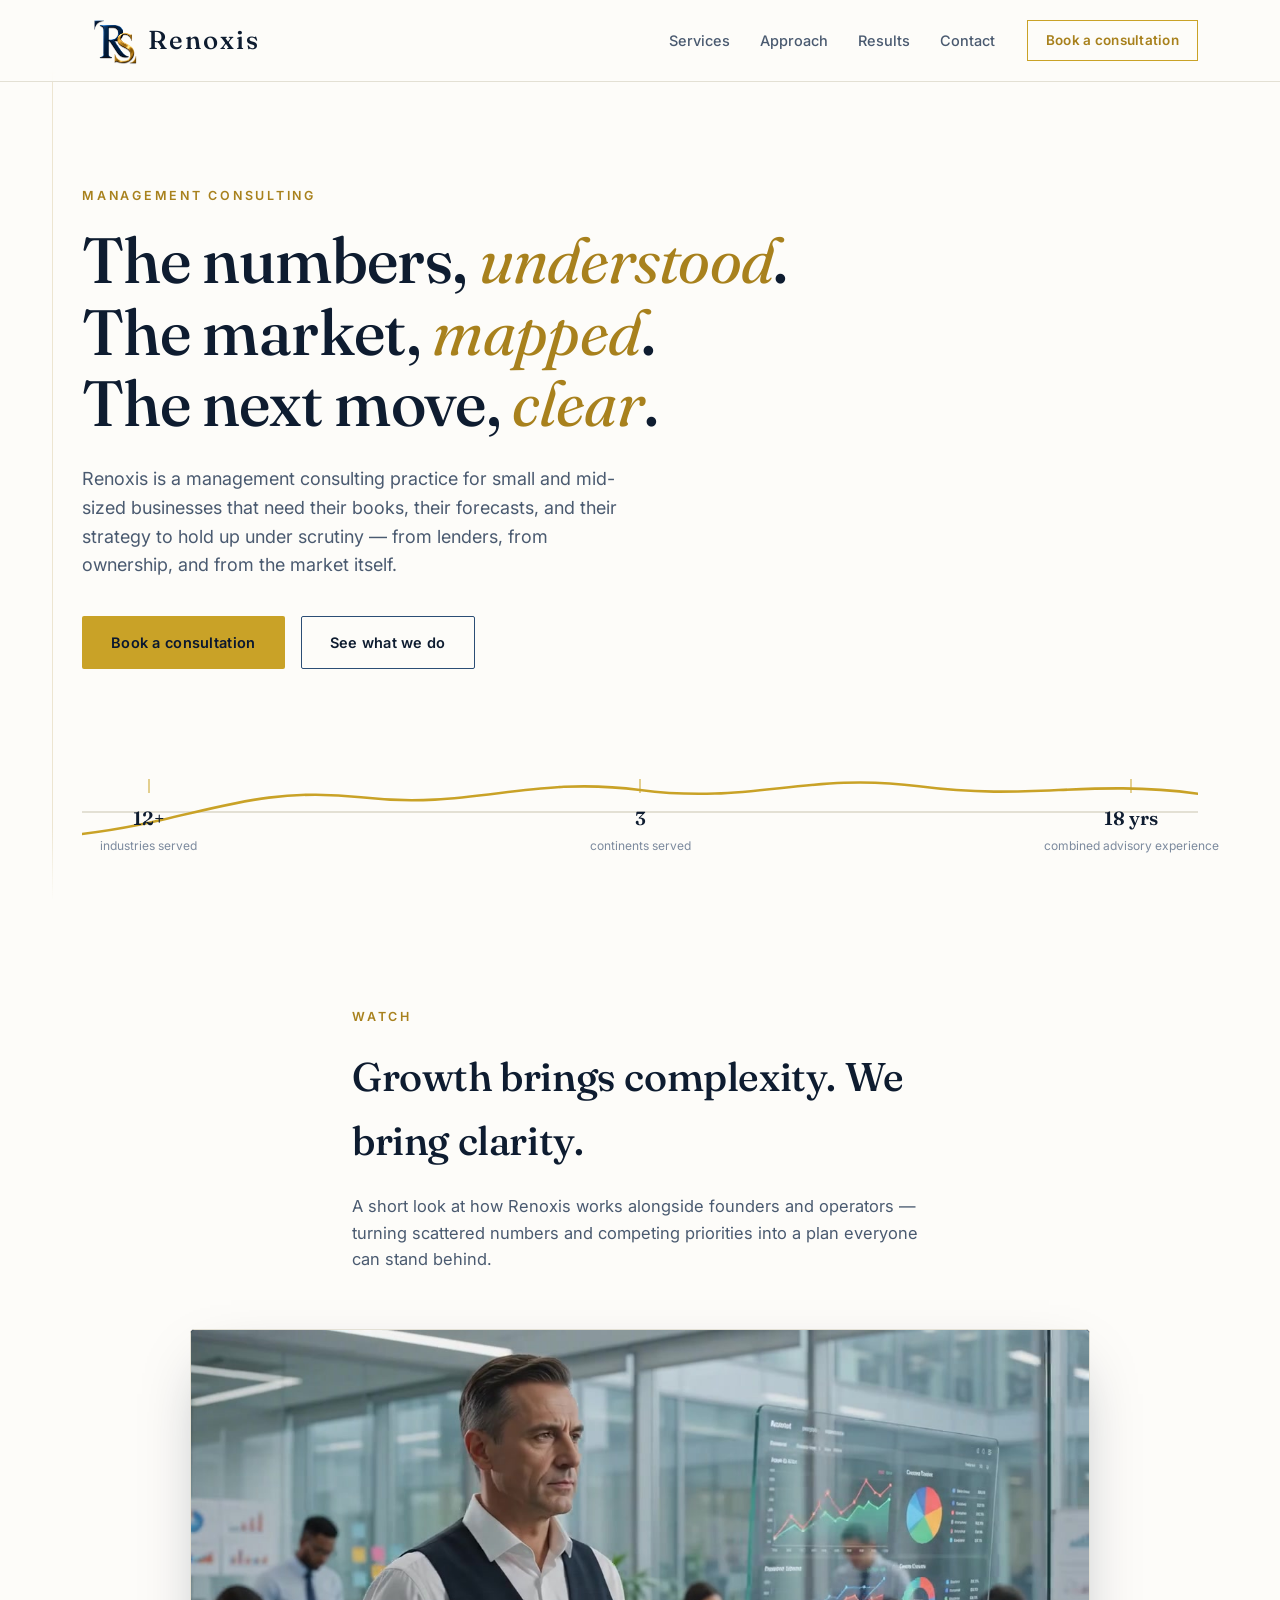
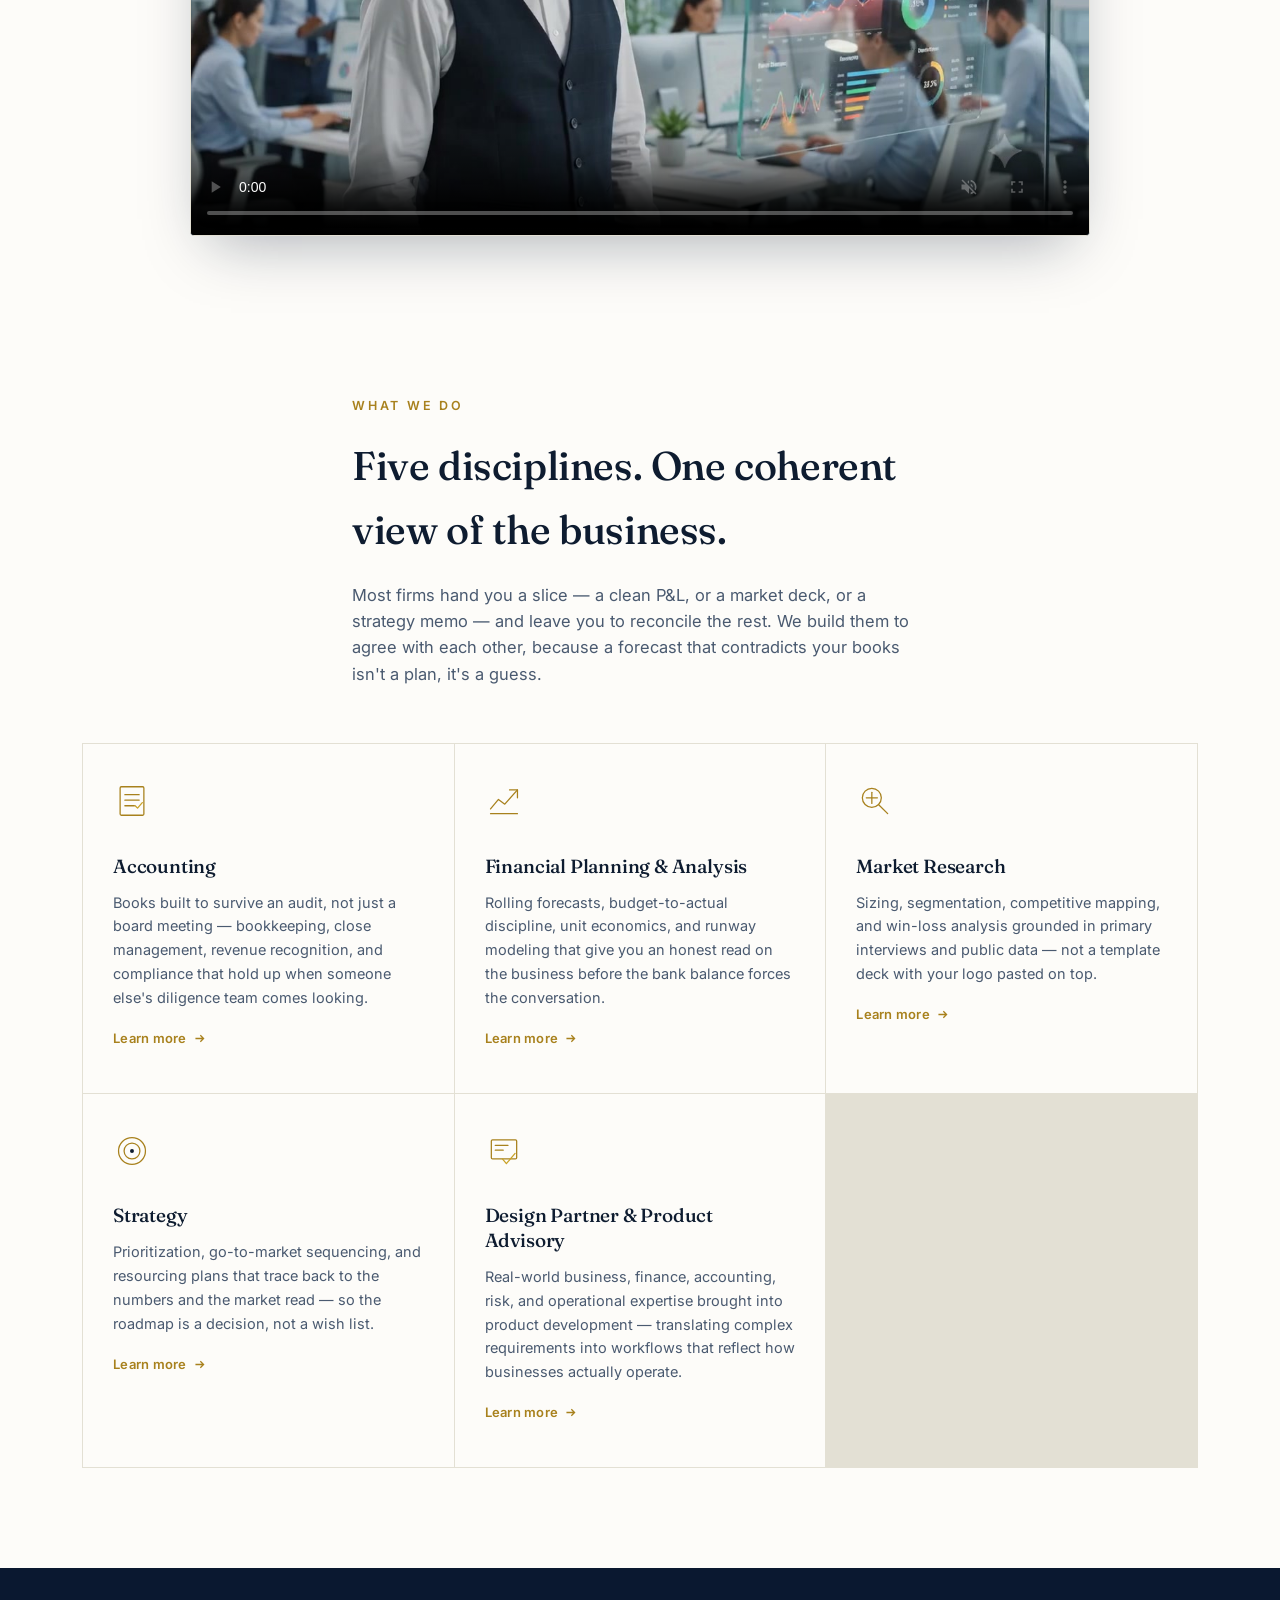
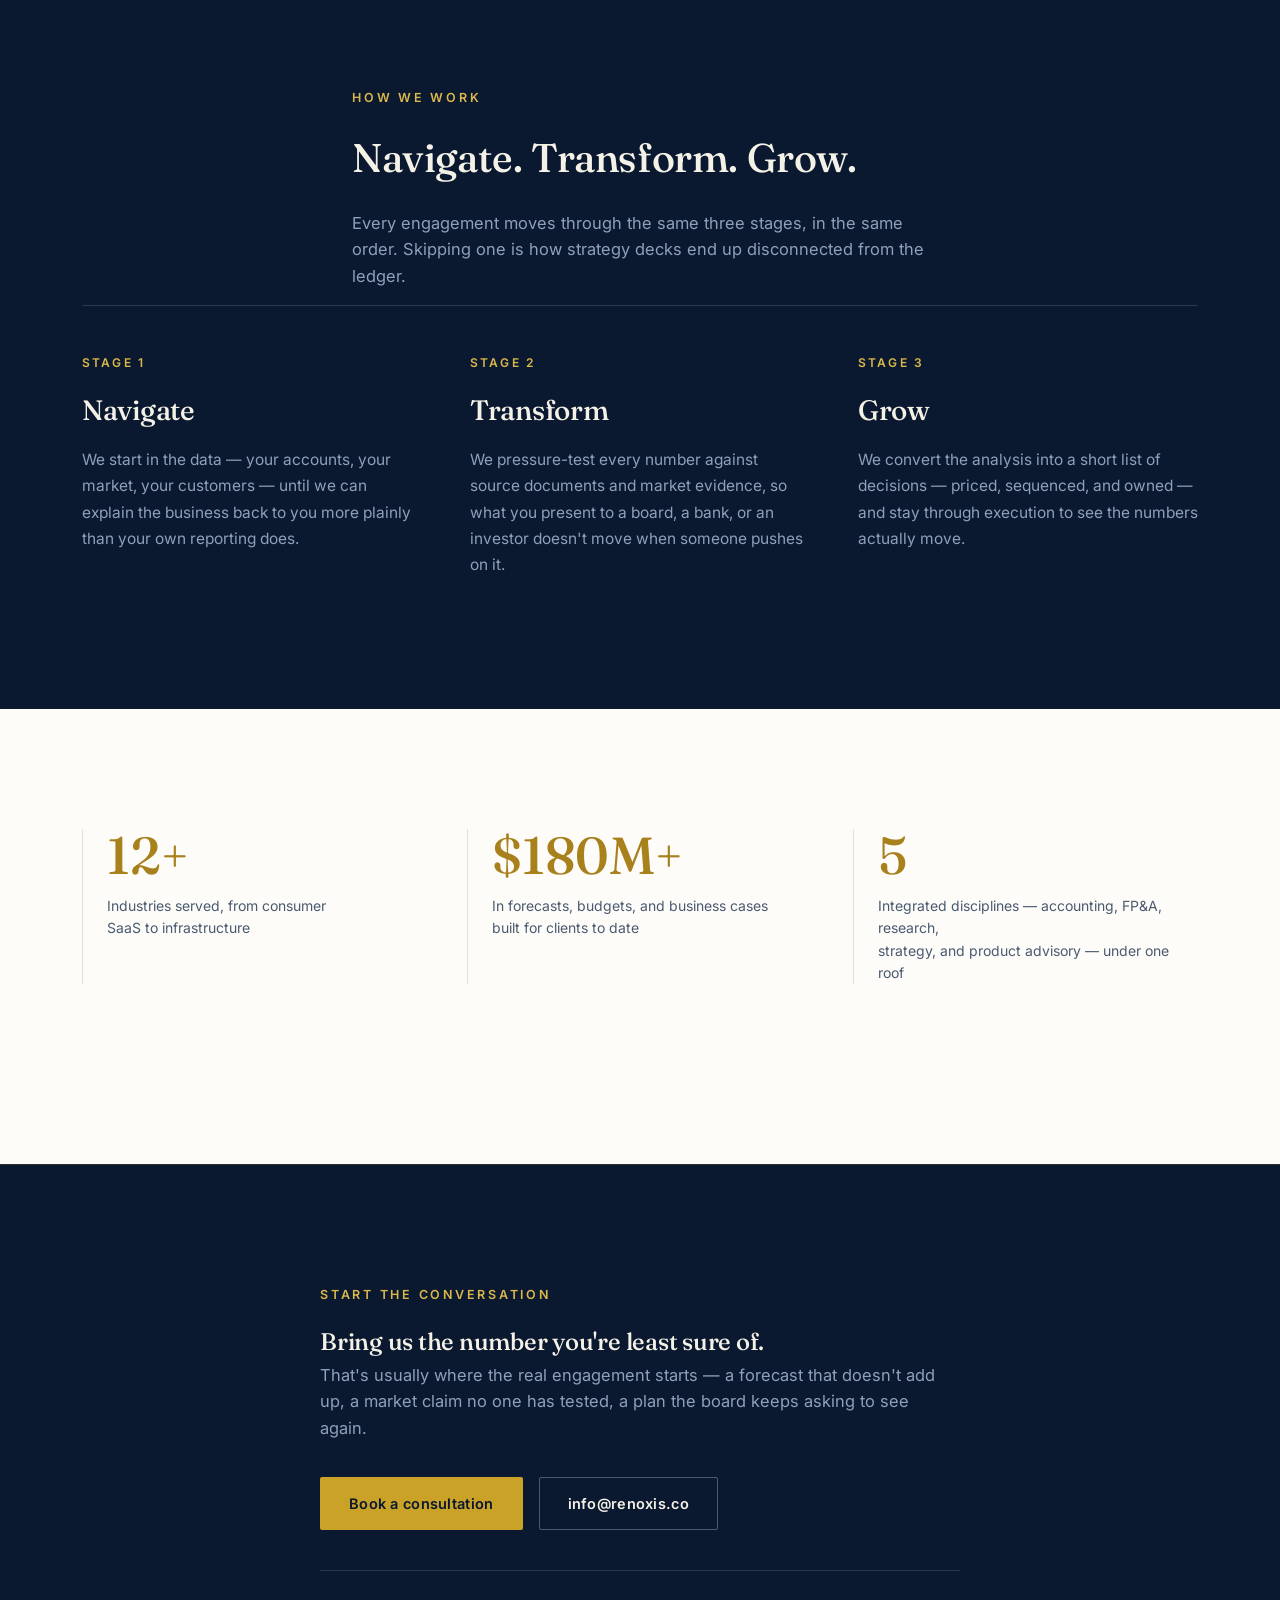
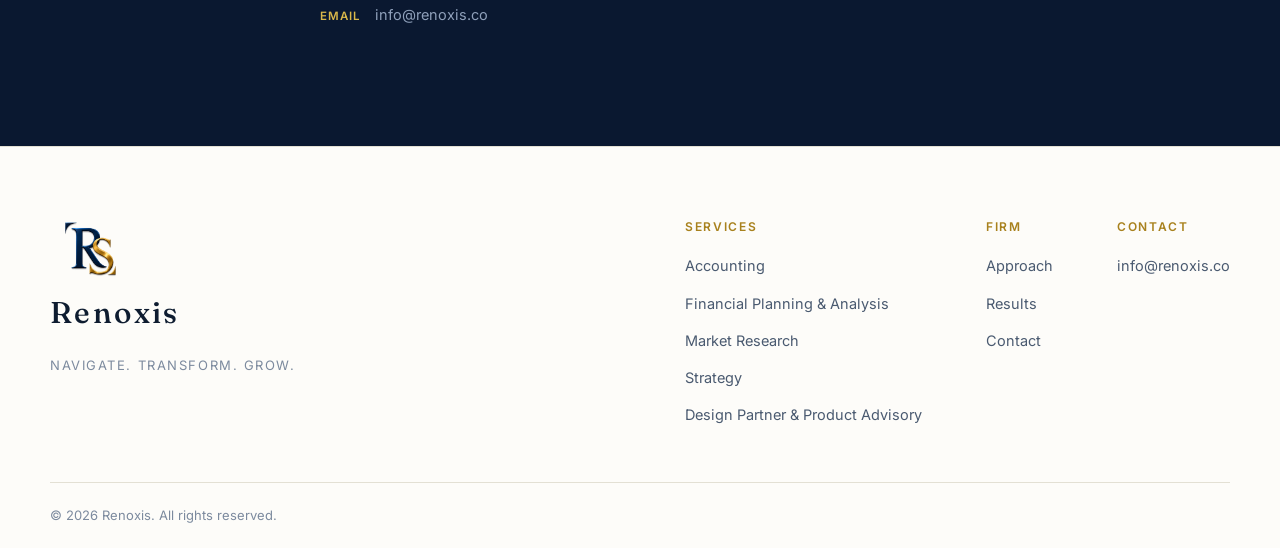
<file: index.html>
<!DOCTYPE html>
<html lang="en">
<head>
<meta charset="UTF-8">
<meta name="viewport" content="width=device-width, initial-scale=1.0">
<title>Renoxis | Accounting, FP&A, Market Research & Strategy Consulting</title>
<meta name="description" content="Renoxis is a management consulting firm for small and mid-sized businesses, offering accounting, FP&A, market research, strategy, and product advisory services that hold up under scrutiny.">
<link rel="canonical" href="https://renoxis.co/">
<meta name="robots" content="index, follow">

<!-- Open Graph -->
<meta property="og:type" content="website">
<meta property="og:site_name" content="Renoxis">
<meta property="og:title" content="Renoxis | Accounting, FP&A, Market Research & Strategy Consulting">
<meta property="og:description" content="Renoxis is a management consulting firm for small and mid-sized businesses, offering accounting, FP&A, market research, strategy, and product advisory services that hold up under scrutiny.">
<meta property="og:url" content="https://renoxis.co/">
<meta property="og:image" content="https://renoxis.co/og-image.png">
<meta property="og:image:width" content="1200">
<meta property="og:image:height" content="630">
<meta property="og:locale" content="en_US">

<!-- Twitter Card -->
<meta name="twitter:card" content="summary_large_image">
<meta name="twitter:title" content="Renoxis | Accounting, FP&A, Market Research & Strategy Consulting">
<meta name="twitter:description" content="Renoxis is a management consulting firm for small and mid-sized businesses, offering accounting, FP&A, market research, strategy, and product advisory services that hold up under scrutiny.">
<meta name="twitter:image" content="https://renoxis.co/og-image.png">

<!-- Favicons -->
<link rel="icon" href="favicon.ico" sizes="any">
<link rel="icon" type="image/png" sizes="32x32" href="favicon-32x32.png">
<link rel="icon" type="image/png" sizes="16x16" href="favicon-16x16.png">
<link rel="apple-touch-icon" href="apple-touch-icon.png">

<script type="application/ld+json">
{
  "@context": "https://schema.org",
  "@type": "ProfessionalService",
  "name": "Renoxis",
  "url": "https://renoxis.co/",
  "logo": "https://renoxis.co/apple-touch-icon.png",
  "image": "https://renoxis.co/og-image.png",
  "description": "Renoxis is a management consulting firm offering accounting, financial planning & analysis, market research, strategy, and product advisory services.",
  "priceRange": "$$",
  "sameAs": []
}
</script>

<link rel="preconnect" href="https://fonts.googleapis.com">
<link rel="preconnect" href="https://fonts.gstatic.com" crossorigin>
<link href="https://fonts.googleapis.com/css2?family=Fraunces:ital,opsz,wght@0,9..144,300;0,9..144,400;0,9..144,500;0,9..144,600;1,9..144,400;1,9..144,500&family=Inter:wght@400;500;600&display=swap" rel="stylesheet">
<style>
/* ============ TOKENS ============ */
:root{
  --navy-950:#0a1830;
  --navy-900:#0e2140;
  --navy-850:#132a4d;
  --navy-800:#1a3358;
  --navy-700:#2b4d75;
  --navy-600:#3d5f86;

  --gold-600:#a8811d;
  --gold-500:#c9a227;
  --gold-400:#dab84a;
  --gold-300:#e8c468;
  --gold-100:#f4e4b8;

  --paper:#fdfcf9;
  --mist:#f2f1ea;
  --line:#e3e0d4;

  --ivory:#f4f1e6;
  --slate-400:#8fa0ba;
  --slate-500:#6f83a0;

  --ink:#0e1c30;
  --ink-soft:#4a5a70;
  --ink-faint:#7c8a9e;

  --serif:'Fraunces', Georgia, serif;
  --sans:'Inter', -apple-system, BlinkMacSystemFont, 'Segoe UI', sans-serif;

  --container:1180px;
  --radius:2px;
}

*{box-sizing:border-box;}
html{scroll-behavior:smooth;}
@media (prefers-reduced-motion: reduce){
  html{scroll-behavior:auto;}
  *{animation-duration:0.001ms !important; animation-iteration-count:1 !important; transition-duration:0.001ms !important;}
}

body{
  margin:0;
  background:var(--paper);
  color:var(--ink);
  font-family:var(--sans);
  font-size:16px;
  line-height:1.6;
  -webkit-font-smoothing:antialiased;
}

a{color:inherit; text-decoration:none;}
img{max-width:100%; display:block;}
h1,h2,h3{font-family:var(--serif); font-weight:500; margin:0; letter-spacing:-0.01em;}
p{margin:0;}

.eyebrow{
  font-family:var(--sans);
  font-size:12.5px;
  font-weight:600;
  letter-spacing:0.22em;
  text-transform:uppercase;
  color:var(--gold-600);
  margin:0 0 18px;
}

/* subtle fixed background rail evoking a ledger margin line */
.ledger-rail{
  position:fixed;
  top:0; bottom:0; left:52px;
  width:1px;
  background:linear-gradient(to bottom, transparent, rgba(168,129,29,0.18) 8%, rgba(168,129,29,0.18) 92%, transparent);
  z-index:0;
  pointer-events:none;
}
@media (max-width:900px){ .ledger-rail{display:none;} }

/* ============ REVEAL ANIM ============ */
.reveal{
  opacity:0;
  transform:translateY(18px);
  transition:opacity 0.7s ease, transform 0.7s ease;
}
.reveal.in{
  opacity:1;
  transform:translateY(0);
}

/* ============ NAV ============ */
.nav{
  position:sticky; top:0; z-index:50;
  background:rgba(253,252,249,0.88);
  backdrop-filter:blur(10px);
  border-bottom:1px solid var(--line);
}
.nav-inner{
  max-width:var(--container);
  margin:0 auto;
  padding:16px 32px;
  display:flex;
  align-items:center;
  gap:32px;
}
.brand{display:flex; align-items:center; gap:10px;}
.brand-mark{width:56px; height:auto;}
.brand-word{
  font-family:var(--serif);
  font-size:26px;
  font-weight:500;
  letter-spacing:0.08em;
  color:var(--ink);
}
.nav-links{
  display:flex; gap:30px;
  margin-left:auto;
  font-size:14.5px;
  font-weight:500;
  color:var(--ink-soft);
}
.nav-links a{transition:color 0.2s ease;}
.nav-links a:hover{color:var(--gold-600);}
.nav-cta{
  border:1px solid var(--gold-500);
  color:var(--gold-600);
  font-size:13.5px;
  font-weight:600;
  padding:9px 18px;
  letter-spacing:0.02em;
  transition:background 0.2s ease, color 0.2s ease;
  white-space:nowrap;
}
.nav-cta:hover{background:var(--gold-500); color:var(--navy-950);}
.nav-toggle{
  display:none;
  margin-left:auto;
  background:none; border:none; cursor:pointer;
  flex-direction:column; gap:5px; padding:6px;
}
.nav-toggle span{width:22px; height:1.5px; background:var(--ink);}
.nav-mobile{
  display:none;
  flex-direction:column;
  padding:8px 32px 24px;
  gap:18px;
  border-top:1px solid var(--line);
}
.nav-mobile a{font-size:15px; color:var(--ink-soft);}
.nav-cta-mobile{color:var(--gold-600); font-weight:600;}
.nav-mobile.open{display:flex;}

@media (max-width:860px){
  .nav-links, .nav-cta{display:none;}
  .nav-toggle{display:flex;}
}

/* ============ HERO ============ */
.hero{
  position:relative;
  max-width:var(--container);
  margin:0 auto;
  padding:104px 32px 40px;
}
.hero-inner{max-width:760px;}
.hero-title{
  font-size:clamp(38px, 5.4vw, 64px);
  line-height:1.12;
  color:var(--ink);
  margin-bottom:26px;
}
.hero-title em{
  font-style:italic;
  color:var(--gold-600);
  font-weight:400;
}
.hero-sub{
  font-size:18px;
  color:var(--ink-soft);
  max-width:560px;
  margin-bottom:36px;
}
.hero-actions{display:flex; gap:16px; flex-wrap:wrap;}

.btn{
  display:inline-flex;
  align-items:center;
  justify-content:center;
  padding:14px 28px;
  font-size:14.5px;
  font-weight:600;
  letter-spacing:0.02em;
  border-radius:var(--radius);
  transition:all 0.2s ease;
  border:1px solid transparent;
}
.btn-primary{
  background:var(--gold-500);
  color:var(--navy-950);
}
.btn-primary:hover{background:var(--gold-400); transform:translateY(-1px);}
.btn-ghost{
  border-color:var(--navy-700);
  color:var(--ink);
}
.btn-ghost:hover{border-color:var(--gold-500); color:var(--gold-600);}
.cta-band .btn-ghost{
  border-color:rgba(255,255,255,0.28);
  color:var(--ivory);
}
.cta-band .btn-ghost:hover{border-color:var(--gold-400); color:var(--gold-300);}

/* ledger signature strip */
.ledger{margin-top:88px;}
.ledger-line{position:relative; height:110px;}
.ledger-svg{position:absolute; top:0; left:0; width:100%; height:100%;}
.ledger-baseline{stroke:var(--line); stroke-width:1;}
.ledger-trace{
  fill:none;
  stroke:var(--gold-500);
  stroke-width:1.4;
  stroke-linecap:round;
  stroke-dasharray:1400;
  stroke-dashoffset:1400;
  animation:trace 2.4s ease forwards 0.4s;
}
@keyframes trace{ to{ stroke-dashoffset:0; } }
@media (prefers-reduced-motion: reduce){
  .ledger-trace{ stroke-dashoffset:0; animation:none; }
}

.tick{
  position:absolute;
  top:22px;
  display:flex;
  flex-direction:column;
  align-items:center;
  transform:translateX(-50%);
  text-align:center;
}
.tick-mark{
  width:1px; height:14px;
  background:var(--gold-500);
  margin-bottom:10px;
}
.tick-label{
  display:flex;
  flex-direction:column;
  font-size:12px;
  color:var(--ink-faint);
  white-space:nowrap;
}
.tick-label strong{
  font-family:var(--serif);
  font-size:19px;
  font-weight:600;
  color:var(--ink);
  margin-bottom:2px;
}
@media (max-width:700px){
  .ledger{margin-top:48px;}
  .ledger-line{
    height:auto;
    display:flex;
    flex-direction:column;
    gap:22px;
  }
  .ledger-svg{display:none;}
  .tick{
    position:static;
    transform:none;
    flex-direction:row;
    align-items:center;
    text-align:left;
    gap:14px;
  }
  .tick-mark{
    width:14px; height:1px;
    margin-bottom:0;
    flex-shrink:0;
  }
  .tick-label{
    flex-direction:row;
    align-items:baseline;
    gap:8px;
    white-space:normal;
    max-width:none;
  }
  .tick-label strong{margin-bottom:0;}
}

/* ============ SECTION HEAD (shared) ============ */
.section-head{
  max-width:640px;
  margin:0 auto 56px;
  padding:0 32px;
  text-align:left;
}
.section-head h2{
  font-size:clamp(28px, 3.4vw, 40px);
  color:var(--ink);
  margin-bottom:20px;
}
.section-lede{font-size:16.5px; color:var(--ink-soft);}

.video-section{
  max-width:var(--container);
  margin:0 auto;
  padding:100px 32px 40px;
}
.video-wrap{
  max-width:900px;
  margin:0 auto;
  border-radius:4px;
  overflow:hidden;
  box-shadow:0 24px 60px -20px rgba(10,24,48,0.35);
  border:1px solid var(--line);
  background:var(--navy-950);
}
.video-wrap video{
  display:block;
  width:100%;
  height:auto;
  aspect-ratio:16/9;
  background:var(--navy-950);
}

/* dark accent sections (approach, cta) override text colors */
.approach .section-head h2,
.cta-band .section-head h2,
.cta-inner h2{color:var(--ivory);}
.approach .section-lede,
.cta-band .section-lede,
.cta-inner .section-lede{color:var(--slate-400);}
.approach .eyebrow,
.cta-band .eyebrow{color:var(--gold-400);}

/* ============ SERVICES ============ */
.services{
  max-width:var(--container);
  margin:0 auto;
  padding:120px 32px 100px;
}
.service-grid{
  display:grid;
  grid-template-columns:repeat(3, 1fr);
  gap:1px;
  background:var(--line);
  border:1px solid var(--line);
}
.service-card{
  background:var(--paper);
  padding:38px 30px 42px;
  transition:background 0.25s ease;
}
.service-card:hover{background:var(--mist);}
.service-card{display:block; cursor:pointer;}
.service-card .learn-more{
  display:inline-flex;
  align-items:center;
  gap:6px;
  margin-top:18px;
  font-size:13px;
  font-weight:600;
  color:var(--gold-600);
  letter-spacing:0.02em;
}
.service-card .learn-more svg{width:13px; height:13px; transition:transform 0.2s ease;}
.service-card:hover .learn-more svg{transform:translateX(3px);}
.service-icon{
  width:38px; height:38px;
  fill:none;
  stroke:var(--gold-600);
  stroke-width:1.6;
  stroke-linecap:round;
  stroke-linejoin:round;
  margin-bottom:26px;
}
.service-icon .check{stroke:var(--gold-500);}
.service-card h3{
  font-size:19px;
  color:var(--ink);
  margin-bottom:12px;
  line-height:1.3;
}
.service-card p{
  font-size:14.5px;
  color:var(--ink-soft);
  line-height:1.65;
}
@media (max-width:980px){
  .service-grid{grid-template-columns:1fr 1fr;}
}
@media (max-width:600px){
  .service-grid{grid-template-columns:1fr;}
  .services{padding:80px 24px 70px;}
}

/* ============ APPROACH (dark accent block) ============ */
.approach{
  background:var(--navy-950);
  color:var(--ivory);
  padding:120px 0 130px;
}
.stages{
  position:relative;
  max-width:var(--container);
  margin:0 auto;
  padding:0 32px;
  display:grid;
  grid-template-columns:repeat(3, 1fr);
  gap:48px;
}
.stage-rail{
  position:absolute;
  top:-40px;
  left:32px; right:32px;
  height:1px;
  background:rgba(255,255,255,0.14);
}
.stage{position:relative; padding-top:8px;}
.stage-index{
  display:block;
  font-family:var(--sans);
  font-size:12px;
  font-weight:600;
  letter-spacing:0.18em;
  text-transform:uppercase;
  color:var(--gold-400);
  margin-bottom:16px;
}
.stage h3{
  font-size:28px;
  color:var(--ivory);
  margin-bottom:14px;
}
.stage p{
  font-size:15.5px;
  color:var(--slate-400);
  line-height:1.7;
}
@media (max-width:820px){
  .stages{grid-template-columns:1fr; gap:44px;}
  .stage-rail{display:none;}
}

/* ============ PROOF ============ */
.proof{
  max-width:var(--container);
  margin:0 auto;
  padding:120px 32px 90px;
}
.proof-inner{
  display:grid;
  grid-template-columns:repeat(3, 1fr);
  gap:40px;
  margin-bottom:90px;
}
.proof-stat{
  border-left:1px solid var(--line);
  padding-left:24px;
  display:flex;
  flex-direction:column;
}
.proof-number{
  font-family:var(--serif);
  font-size:52px;
  font-weight:500;
  color:var(--gold-600);
  line-height:1;
  margin-bottom:14px;
}
.proof-label{
  font-size:14px;
  color:var(--ink-soft);
  line-height:1.6;
}
@media (max-width:820px){
  .proof-inner{grid-template-columns:1fr; gap:32px;}
}

.quote{
  max-width:720px;
  margin:0 auto;
  text-align:left;
  border-top:1px solid var(--line);
  padding-top:48px;
}
.quote p{
  font-family:var(--serif);
  font-style:italic;
  font-size:clamp(20px, 2.4vw, 26px);
  color:var(--ink);
  line-height:1.5;
  margin-bottom:20px;
}
.quote footer{
  font-family:var(--sans);
  font-size:13.5px;
  color:var(--ink-faint);
  font-style:normal;
}

/* ============ CTA BAND ============ */
.cta-band{
  background:var(--navy-950);
  border-top:1px solid rgba(201,162,39,0.18);
  padding:120px 32px;
}
.cta-inner{
  max-width:640px;
  margin:0 auto;
  text-align:left;
}
.cta-inner .section-lede{margin-bottom:36px;}
.cta-contact-details{
  display:flex;
  flex-direction:column;
  gap:10px;
  margin-top:40px;
  padding-top:32px;
  border-top:1px solid rgba(255,255,255,0.12);
}
.cta-contact-details span{
  font-size:14.5px;
  color:var(--slate-400);
}
.cta-contact-details strong{
  font-family:var(--sans);
  font-weight:600;
  color:var(--gold-400);
  letter-spacing:0.08em;
  text-transform:uppercase;
  font-size:11.5px;
  margin-right:10px;
}
.cta-contact-details a{
  color:var(--slate-400);
  transition:color 0.2s ease;
}
.cta-contact-details a:hover{color:var(--gold-300);}

/* ============ FOOTER ============ */
.site-footer{
  background:var(--paper);
  border-top:1px solid var(--line);
  padding:70px 32px 0;
}
.footer-inner{
  max-width:var(--container);
  margin:0 auto;
  display:flex;
  justify-content:space-between;
  gap:60px;
  flex-wrap:wrap;
  padding-bottom:56px;
}
.footer-brand{display:flex; flex-direction:column; gap:12px; max-width:260px;}
.footer-brand .brand-mark{width:68px;}
.footer-brand{align-items:flex-start;}
.footer-brand .brand-word{font-size:30px; color:var(--ink);}
.footer-tagline{
  font-size:13px;
  letter-spacing:0.12em;
  text-transform:uppercase;
  color:var(--ink-faint);
  margin-top:6px;
}
.footer-cols{
  display:flex;
  gap:64px;
  flex-wrap:wrap;
}
.footer-col{display:flex; flex-direction:column; gap:14px;}
.footer-heading{
  font-size:12px;
  font-weight:600;
  letter-spacing:0.14em;
  text-transform:uppercase;
  color:var(--gold-600);
  margin-bottom:4px;
}
.footer-col a, .footer-static{
  font-size:14.5px;
  color:var(--ink-soft);
  transition:color 0.2s ease;
}
.footer-col a:hover{color:var(--gold-600);}
.footer-col-contact .footer-static{line-height:1.6;}
.footer-bottom{
  border-top:1px solid var(--line);
  padding:22px 0;
  max-width:var(--container);
  margin:0 auto;
  font-size:13px;
  color:var(--ink-faint);
}

/* ============ SERVICE DETAIL PAGES ============ */
.breadcrumb{
  max-width:var(--container);
  margin:0 auto;
  padding:28px 32px 0;
}
.breadcrumb a{
  display:inline-flex;
  align-items:center;
  gap:6px;
  font-size:13px;
  font-weight:600;
  letter-spacing:0.04em;
  color:var(--ink-faint);
  transition:color 0.2s ease;
}
.breadcrumb a:hover{color:var(--gold-600);}

/* ---- HERO: two-column with snapshot card ---- */
.service-hero{
  max-width:var(--container);
  margin:0 auto;
  padding:28px 32px 0;
  display:grid;
  grid-template-columns:1.15fr 0.85fr;
  gap:56px;
  align-items:center;
}
.service-hero-inner{padding:40px 0 80px;}
.service-hero h1{
  font-size:clamp(32px, 4vw, 50px);
  line-height:1.14;
  color:var(--ink);
  margin-bottom:20px;
}
.service-hero .hero-sub{margin-bottom:30px; font-size:17px;}

.snapshot-card{
  background:var(--navy-950);
  border-radius:4px;
  padding:38px 34px;
  position:relative;
  overflow:hidden;
}
.snapshot-card::before{
  content:'';
  position:absolute;
  top:-40%; right:-30%;
  width:70%; height:140%;
  background:radial-gradient(circle, rgba(201,162,39,0.16), transparent 70%);
  pointer-events:none;
}
.snapshot-label{
  font-size:11px;
  font-weight:600;
  letter-spacing:0.18em;
  text-transform:uppercase;
  color:var(--gold-400);
  margin-bottom:26px;
  position:relative;
}
.snapshot-stats{
  display:flex;
  flex-direction:column;
  gap:22px;
  position:relative;
}
.snapshot-stat{
  display:flex;
  align-items:baseline;
  justify-content:space-between;
  gap:16px;
  padding-bottom:20px;
  border-bottom:1px solid rgba(255,255,255,0.1);
}
.snapshot-stat:last-child{border-bottom:none; padding-bottom:0;}
.snapshot-stat .label{
  font-size:13.5px;
  color:var(--slate-400);
  line-height:1.4;
  max-width:150px;
}
.snapshot-stat .value{
  font-family:var(--serif);
  font-size:26px;
  font-weight:500;
  color:var(--ivory);
  white-space:nowrap;
}
@media (max-width:900px){
  .service-hero{grid-template-columns:1fr; gap:8px;}
  .service-hero-inner{padding-bottom:32px;}
  .snapshot-card{margin-bottom:56px;}
}

/* ---- INCLUDED: icon card grid ---- */
.include-section{
  max-width:var(--container);
  margin:0 auto;
  padding:90px 32px;
  border-top:1px solid var(--line);
}
.include-grid{
  display:grid;
  grid-template-columns:repeat(3, 1fr);
  gap:20px;
  margin-top:48px;
}
.include-item{
  background:var(--paper);
  border:1px solid var(--line);
  padding:30px 26px;
  transition:border-color 0.2s ease, transform 0.2s ease;
}
.include-item:hover{border-color:var(--gold-500); transform:translateY(-3px);}
.include-item .icon-wrap{
  width:42px; height:42px;
  display:flex; align-items:center; justify-content:center;
  border:1px solid var(--line);
  margin-bottom:20px;
}
.include-item .icon-wrap svg{
  width:20px; height:20px;
  stroke:var(--gold-600);
  fill:none;
  stroke-width:1.7;
  stroke-linecap:round;
  stroke-linejoin:round;
}
.include-item h4{
  font-family:var(--serif);
  font-size:18px;
  font-weight:500;
  color:var(--ink);
  margin-bottom:10px;
}
.include-item p{
  font-size:14px;
  color:var(--ink-soft);
  line-height:1.6;
}
@media (max-width:980px){
  .include-grid{grid-template-columns:1fr 1fr;}
}
@media (max-width:640px){
  .include-grid{grid-template-columns:1fr;}
  .include-section{padding:64px 24px;}
}

/* ---- STAT BAND ---- */
.stat-band{
  background:var(--mist);
  border-top:1px solid var(--line);
  border-bottom:1px solid var(--line);
  padding:56px 32px;
}
.stat-band-inner{
  max-width:var(--container);
  margin:0 auto;
  display:grid;
  grid-template-columns:repeat(3, 1fr);
  gap:32px;
}
.stat-band-item{text-align:left;}
.stat-band-item .num{
  display:block;
  font-family:var(--serif);
  font-size:36px;
  font-weight:500;
  color:var(--gold-600);
  margin-bottom:6px;
}
.stat-band-item .lbl{
  font-size:13.5px;
  color:var(--ink-soft);
  line-height:1.5;
}
@media (max-width:700px){
  .stat-band-inner{grid-template-columns:1fr; gap:24px;}
}

/* ---- PROCESS: visual timeline ---- */
.process-section{
  background:var(--navy-950);
  color:var(--ivory);
  padding:100px 0 110px;
}
.process-list{
  max-width:var(--container);
  margin:0 auto;
  padding:0 32px;
  position:relative;
}
.process-list::before{
  content:'';
  position:absolute;
  left:47px; top:6px; bottom:6px;
  width:1px;
  background:rgba(255,255,255,0.14);
}
@media (max-width:700px){ .process-list::before{left:19px;} }
.process-step{
  display:grid;
  grid-template-columns:96px 1fr;
  gap:28px;
  padding:30px 0;
  position:relative;
}
@media (max-width:700px){
  .process-step{grid-template-columns:40px 1fr; gap:18px;}
}
.process-step .step-num{
  width:58px; height:58px;
  border-radius:50%;
  border:1px solid var(--gold-500);
  background:var(--navy-950);
  display:flex; align-items:center; justify-content:center;
  font-family:var(--serif);
  font-size:21px;
  font-weight:500;
  color:var(--gold-400);
  position:relative;
  z-index:1;
}
@media (max-width:700px){
  .process-step .step-num{width:38px; height:38px; font-size:15px;}
}
.process-step h4{
  font-size:19px;
  color:var(--ivory);
  margin-bottom:8px;
  font-family:var(--serif);
  font-weight:500;
  padding-top:10px;
}
.process-step p{
  font-size:15px;
  color:var(--slate-400);
  line-height:1.65;
  max-width:600px;
}

/* ---- PULL QUOTE ---- */
.pull-quote{
  max-width:820px;
  margin:0 auto;
  padding:110px 32px;
  text-align:center;
}
.pull-quote .mark{
  font-family:var(--serif);
  font-size:64px;
  color:var(--gold-500);
  line-height:1;
  margin-bottom:8px;
}
.pull-quote p{
  font-family:var(--serif);
  font-style:italic;
  font-size:clamp(22px, 3vw, 30px);
  color:var(--ink);
  line-height:1.5;
  margin-bottom:22px;
}
.pull-quote footer{
  font-size:13.5px;
  color:var(--ink-faint);
  font-style:normal;
}

/* ---- WHO IT'S FOR: chip layout ---- */
.who-section{
  max-width:var(--container);
  margin:0 auto;
  padding:20px 32px 100px;
  display:grid;
  grid-template-columns:0.9fr 1.1fr;
  gap:70px;
  align-items:start;
}
.who-section .section-head{padding:0; margin:0; max-width:none;}
.who-section .section-lede{margin-bottom:0;}
.who-chips{
  display:flex;
  flex-direction:column;
  gap:14px;
}
.who-chip{
  display:flex;
  align-items:flex-start;
  gap:14px;
  padding:18px 20px;
  background:var(--mist);
  border-left:2px solid var(--gold-500);
}
.who-chip svg{
  width:16px; height:16px;
  stroke:var(--gold-600);
  fill:none;
  stroke-width:2;
  flex-shrink:0;
  margin-top:2px;
}
.who-chip span{
  font-size:14.5px;
  color:var(--ink);
  line-height:1.5;
}
@media (max-width:860px){
  .who-section{grid-template-columns:1fr; gap:32px;}
}

/* ---- RELATED SERVICES ---- */
.related-services{
  max-width:var(--container);
  margin:0 auto;
  padding:90px 32px 120px;
  border-top:1px solid var(--line);
}
.related-grid{
  display:grid;
  grid-template-columns:repeat(2, 1fr);
  gap:24px;
  margin-top:40px;
}
.related-card{
  border:1px solid var(--line);
  padding:32px 30px;
  transition:border-color 0.2s ease, background 0.2s ease, transform 0.2s ease;
  display:flex;
  gap:20px;
  align-items:flex-start;
}
.related-card:hover{border-color:var(--gold-500); background:var(--mist); transform:translateY(-2px);}
.related-card .icon-wrap{
  width:44px; height:44px;
  flex-shrink:0;
  display:flex; align-items:center; justify-content:center;
  border:1px solid var(--line);
}
.related-card .icon-wrap svg{
  width:22px; height:22px;
  stroke:var(--gold-600);
  fill:none;
  stroke-width:1.6;
  stroke-linecap:round;
  stroke-linejoin:round;
}
.related-card h4{
  font-family:var(--serif);
  font-size:19px;
  color:var(--ink);
  margin-bottom:8px;
}
.related-card p{font-size:13.5px; color:var(--ink-soft); line-height:1.55;}
@media (max-width:700px){
  .related-grid{grid-template-columns:1fr;}
}

</style>
</head>
<body>

<div class="ledger-rail" aria-hidden="true"></div>

<header class="nav" id="nav">
  <div class="nav-inner">
    <a class="brand" href="#top">
      <img class="brand-mark" src="[data-uri]" alt="Renoxis logo" />
      <span class="brand-word">Renoxis</span>
    </a>
    <nav class="nav-links" aria-label="Primary">
      <a href="#services">Services</a>
      <a href="#approach">Approach</a>
      <a href="#proof">Results</a>
      <a href="#contact">Contact</a>
    </nav>
    <a class="nav-cta" href="#contact">Book a consultation</a>
    <button class="nav-toggle" id="navToggle" aria-label="Toggle menu" aria-expanded="false">
      <span></span><span></span><span></span>
    </button>
  </div>
  <div class="nav-mobile" id="navMobile">
    <a href="#services">Services</a>
    <a href="#approach">Approach</a>
    <a href="#proof">Results</a>
    <a href="#contact">Contact</a>
    <a class="nav-cta-mobile" href="#contact">Book a consultation</a>
  </div>
</header>

<main id="top">

  <!-- HERO -->
  <section class="hero">
    <div class="hero-inner">
      <p class="eyebrow reveal">Management Consulting</p>
      <h1 class="hero-title reveal">
        The numbers, <em>understood</em>.<br>
        The market, <em>mapped</em>.<br>
        The next move, <em>clear</em>.
      </h1>
      <p class="hero-sub reveal">
        Renoxis is a management consulting practice for small and mid-sized
        businesses that need their books, their forecasts, and their strategy
        to hold up under scrutiny — from lenders, from ownership, and from
        the market itself.
      </p>
      <div class="hero-actions reveal">
        <a href="#contact" class="btn btn-primary">Book a consultation</a>
        <a href="#services" class="btn btn-ghost">See what we do</a>
      </div>
    </div>

    <div class="ledger reveal" role="img" aria-label="Advisory ledger: 12 plus industries served, 3 continents served, 18 years combined advisory experience">
      <div class="ledger-line">
        <svg class="ledger-svg" viewBox="0 0 1200 60" preserveAspectRatio="none" aria-hidden="true">
          <line x1="0" y1="30" x2="1200" y2="30" class="ledger-baseline"/>
          <path id="ledgerPath" d="M0,42 C120,35 180,15 300,22 C420,29 480,10 600,18 C720,26 780,8 900,16 C1020,24 1080,12 1200,20" class="ledger-trace"/>
        </svg>
        <span class="tick" style="left:6%">
          <span class="tick-mark"></span>
          <span class="tick-label"><strong>12+</strong>industries served</span>
        </span>
        <span class="tick" style="left:50%">
          <span class="tick-mark"></span>
          <span class="tick-label"><strong>3</strong>continents served</span>
        </span>
        <span class="tick" style="left:94%">
          <span class="tick-mark"></span>
          <span class="tick-label"><strong>18 yrs</strong>combined advisory experience</span>
        </span>
      </div>
    </div>
  </section>

  <!-- BRAND VIDEO -->
  <section class="video-section" id="watch">
    <div class="section-head reveal">
      <p class="eyebrow">Watch</p>
      <h2>Growth brings complexity. We bring clarity.</h2>
      <p class="section-lede">
        A short look at how Renoxis works alongside founders and operators —
        turning scattered numbers and competing priorities into a plan
        everyone can stand behind.
      </p>
    </div>
    <div class="video-wrap reveal">
      <video
        id="brandVideo"
        controls
        muted
        preload="metadata"
        poster="media/video-poster.jpg"
        playsinline
      >
        <source src="media/renoxis-brand-story.mp4" type="video/mp4">
        Your browser doesn't support embedded video. You can
        <a href="media/renoxis-brand-story.mp4">download the video</a> instead.
      </video>
    </div>
  </section>

  <!-- SERVICES -->
  <section class="services" id="services">
    <div class="section-head reveal">
      <p class="eyebrow">What we do</p>
      <h2>Five disciplines. One coherent view of the business.</h2>
      <p class="section-lede">
        Most firms hand you a slice — a clean P&amp;L, or a market deck, or a strategy
        memo — and leave you to reconcile the rest. We build them to agree with
        each other, because a forecast that contradicts your books isn't a plan, it's
        a guess.
      </p>
    </div>

    <div class="service-grid">
      <a href="services/accounting/" class="service-card reveal">
        <svg class="service-icon" viewBox="0 0 48 48" aria-hidden="true">
          <rect x="9" y="6" width="30" height="36" rx="1.5"/>
          <line x1="15" y1="16" x2="33" y2="16"/>
          <line x1="15" y1="23" x2="33" y2="23"/>
          <line x1="15" y1="30" x2="27" y2="30"/>
          <path d="M28 30l3 3 6-7" class="check"/>
        </svg>
        <h3>Accounting</h3>
        <p>Books built to survive an audit, not just a board meeting — bookkeeping,
        close management, revenue recognition, and compliance that hold up when
        someone else's diligence team comes looking.</p>
        <span class="learn-more">Learn more
          <svg viewBox="0 0 16 16" fill="none" stroke="currentColor" stroke-width="1.6"><path d="M3 8h10M9 4l4 4-4 4"/></svg>
        </span>
      </a>

      <a href="services/financial-planning-analysis/" class="service-card reveal">
        <svg class="service-icon" viewBox="0 0 48 48" aria-hidden="true">
          <polyline points="7,34 17,22 25,28 41,10"/>
          <polyline points="31,10 41,10 41,20"/>
          <line x1="7" y1="40" x2="41" y2="40"/>
        </svg>
        <h3>Financial Planning &amp; Analysis</h3>
        <p>Rolling forecasts, budget-to-actual discipline, unit economics, and runway
        modeling that give you an honest read on the business before the bank
        balance forces the conversation.</p>
        <span class="learn-more">Learn more
          <svg viewBox="0 0 16 16" fill="none" stroke="currentColor" stroke-width="1.6"><path d="M3 8h10M9 4l4 4-4 4"/></svg>
        </span>
      </a>

      <a href="services/market-research/" class="service-card reveal">
        <svg class="service-icon" viewBox="0 0 48 48" aria-hidden="true">
          <circle cx="20" cy="20" r="12"/>
          <line x1="29" y1="29" x2="40" y2="40"/>
          <line x1="20" y1="13" x2="20" y2="27"/>
          <line x1="13" y1="20" x2="27" y2="20"/>
        </svg>
        <h3>Market Research</h3>
        <p>Sizing, segmentation, competitive mapping, and win-loss analysis grounded
        in primary interviews and public data — not a template deck with your
        logo pasted on top.</p>
        <span class="learn-more">Learn more
          <svg viewBox="0 0 16 16" fill="none" stroke="currentColor" stroke-width="1.6"><path d="M3 8h10M9 4l4 4-4 4"/></svg>
        </span>
      </a>

      <a href="services/strategy/" class="service-card reveal">
        <svg class="service-icon" viewBox="0 0 48 48" aria-hidden="true">
          <circle cx="24" cy="24" r="17"/>
          <circle cx="24" cy="24" r="10"/>
          <circle cx="24" cy="24" r="2.5" fill="currentColor" stroke="none"/>
        </svg>
        <h3>Strategy</h3>
        <p>Prioritization, go-to-market sequencing, and resourcing plans that trace
        back to the numbers and the market read — so the roadmap is a decision,
        not a wish list.</p>
        <span class="learn-more">Learn more
          <svg viewBox="0 0 16 16" fill="none" stroke="currentColor" stroke-width="1.6"><path d="M3 8h10M9 4l4 4-4 4"/></svg>
        </span>
      </a>

      <a href="services/design-partner-product-advisory/" class="service-card reveal">
        <svg class="service-icon" viewBox="0 0 48 48" aria-hidden="true">
          <rect x="8" y="10" width="32" height="24" rx="1.5"/>
          <line x1="13" y1="17" x2="29" y2="17"/>
          <line x1="13" y1="23" x2="23" y2="23"/>
          <path d="M22 34l5 6 11-13" class="check"/>
        </svg>
        <h3>Design Partner &amp; Product Advisory</h3>
        <p>Real-world business, finance, accounting, risk, and operational expertise
        brought into product development — translating complex requirements into
        workflows that reflect how businesses actually operate.</p>
        <span class="learn-more">Learn more
          <svg viewBox="0 0 16 16" fill="none" stroke="currentColor" stroke-width="1.6"><path d="M3 8h10M9 4l4 4-4 4"/></svg>
        </span>
      </a>
    </div>
  </section>

  <!-- APPROACH -->
  <section class="approach" id="approach">
    <div class="section-head reveal light">
      <p class="eyebrow">How we work</p>
      <h2>Navigate. Transform. Grow.</h2>
      <p class="section-lede">
        Every engagement moves through the same three stages, in the same order.
        Skipping one is how strategy decks end up disconnected from the ledger.
      </p>
    </div>

    <div class="stages">
      <div class="stage-rail" aria-hidden="true"></div>

      <div class="stage reveal">
        <span class="stage-index">Stage 1</span>
        <h3>Navigate</h3>
        <p>We start in the data — your accounts, your market, your customers —
        until we can explain the business back to you more plainly than your
        own reporting does.</p>
      </div>

      <div class="stage reveal">
        <span class="stage-index">Stage 2</span>
        <h3>Transform</h3>
        <p>We pressure-test every number against source documents and market
        evidence, so what you present to a board, a bank, or an investor
        doesn't move when someone pushes on it.</p>
      </div>

      <div class="stage reveal">
        <span class="stage-index">Stage 3</span>
        <h3>Grow</h3>
        <p>We convert the analysis into a short list of decisions — priced,
        sequenced, and owned — and stay through execution to see the numbers
        actually move.</p>
      </div>
    </div>
  </section>

  <!-- PROOF -->
  <section class="proof" id="proof">
    <div class="proof-inner">
      <div class="proof-stat reveal">
        <span class="proof-number">12+</span>
        <span class="proof-label">Industries served, from consumer<br>SaaS to infrastructure</span>
      </div>
      <div class="proof-stat reveal">
        <span class="proof-number">$180M+</span>
        <span class="proof-label">In forecasts, budgets, and business cases<br>built for clients to date</span>
      </div>
      <div class="proof-stat reveal">
        <span class="proof-number">5</span>
        <span class="proof-label">Integrated disciplines — accounting, FP&amp;A, research,<br>strategy, and product advisory — under one roof</span>
      </div>
    </div>
  </section>

  <!-- CTA -->
  <section class="cta-band" id="contact">
    <div class="cta-inner reveal">
      <p class="eyebrow">Start the conversation</p>
      <h2>Bring us the number you're least sure of.</h2>
      <p class="section-lede">
        That's usually where the real engagement starts — a forecast that
        doesn't add up, a market claim no one has tested, a plan the board
        keeps asking to see again.
      </p>
      <div class="hero-actions">
        <a href="mailto:info@renoxis.co" class="btn btn-primary">Book a consultation</a>
        <a href="mailto:info@renoxis.co" class="btn btn-ghost">info@renoxis.co</a>
      </div>
      <div class="cta-contact-details">
        <span><strong>Email</strong> <a href="mailto:info@renoxis.co">info@renoxis.co</a></span>
      </div>
    </div>
  </section>

</main>

<footer class="site-footer">
  <div class="footer-inner">
    <div class="footer-brand">
      <img class="brand-mark" src="[data-uri]" alt="Renoxis logo" />
      <span class="brand-word">Renoxis</span>
      <p class="footer-tagline">Navigate. Transform. Grow.</p>
    </div>
    <div class="footer-cols">
      <div class="footer-col">
        <span class="footer-heading">Services</span>
        <a href="services/accounting/">Accounting</a>
        <a href="services/financial-planning-analysis/">Financial Planning &amp; Analysis</a>
        <a href="services/market-research/">Market Research</a>
        <a href="services/strategy/">Strategy</a>
        <a href="services/design-partner-product-advisory/">Design Partner &amp; Product Advisory</a>
      </div>
      <div class="footer-col">
        <span class="footer-heading">Firm</span>
        <a href="#approach">Approach</a>
        <a href="#proof">Results</a>
        <a href="#contact">Contact</a>
      </div>
      <div class="footer-col footer-col-contact">
        <span class="footer-heading">Contact</span>
        <a href="mailto:info@renoxis.co">info@renoxis.co</a>
      </div>
    </div>
  </div>
  <div class="footer-bottom">
    <span>© 2026 Renoxis. All rights reserved.</span>
  </div>
</footer>

<script>
// Mobile nav toggle
const navToggle = document.getElementById('navToggle');
const navMobile = document.getElementById('navMobile');
if(navToggle){
  navToggle.addEventListener('click', () => {
    const isOpen = navMobile.classList.toggle('open');
    navToggle.setAttribute('aria-expanded', isOpen);
  });
  navMobile.querySelectorAll('a').forEach(a=>{
    a.addEventListener('click', ()=> {
      navMobile.classList.remove('open');
      navToggle.setAttribute('aria-expanded','false');
    });
  });
}

// Scroll reveal
const revealEls = document.querySelectorAll('.reveal');
if('IntersectionObserver' in window){
  const io = new IntersectionObserver((entries)=>{
    entries.forEach(entry=>{
      if(entry.isIntersecting){
        entry.target.classList.add('in');
        io.unobserve(entry.target);
      }
    });
  }, {threshold:0.12, rootMargin:'0px 0px -40px 0px'});
  revealEls.forEach(el=>io.observe(el));
} else {
  revealEls.forEach(el=>el.classList.add('in'));
}

// Auto-play brand video when scrolled into view, pause when scrolled out
const brandVideo = document.getElementById('brandVideo');
if(brandVideo && 'IntersectionObserver' in window){
  const videoIO = new IntersectionObserver((entries)=>{
    entries.forEach(entry=>{
      if(entry.isIntersecting){
        brandVideo.play().catch(()=>{});
      } else {
        brandVideo.pause();
      }
    });
  }, {threshold:0.5});
  videoIO.observe(brandVideo);
}

</script>
</body>
</html>
</file>
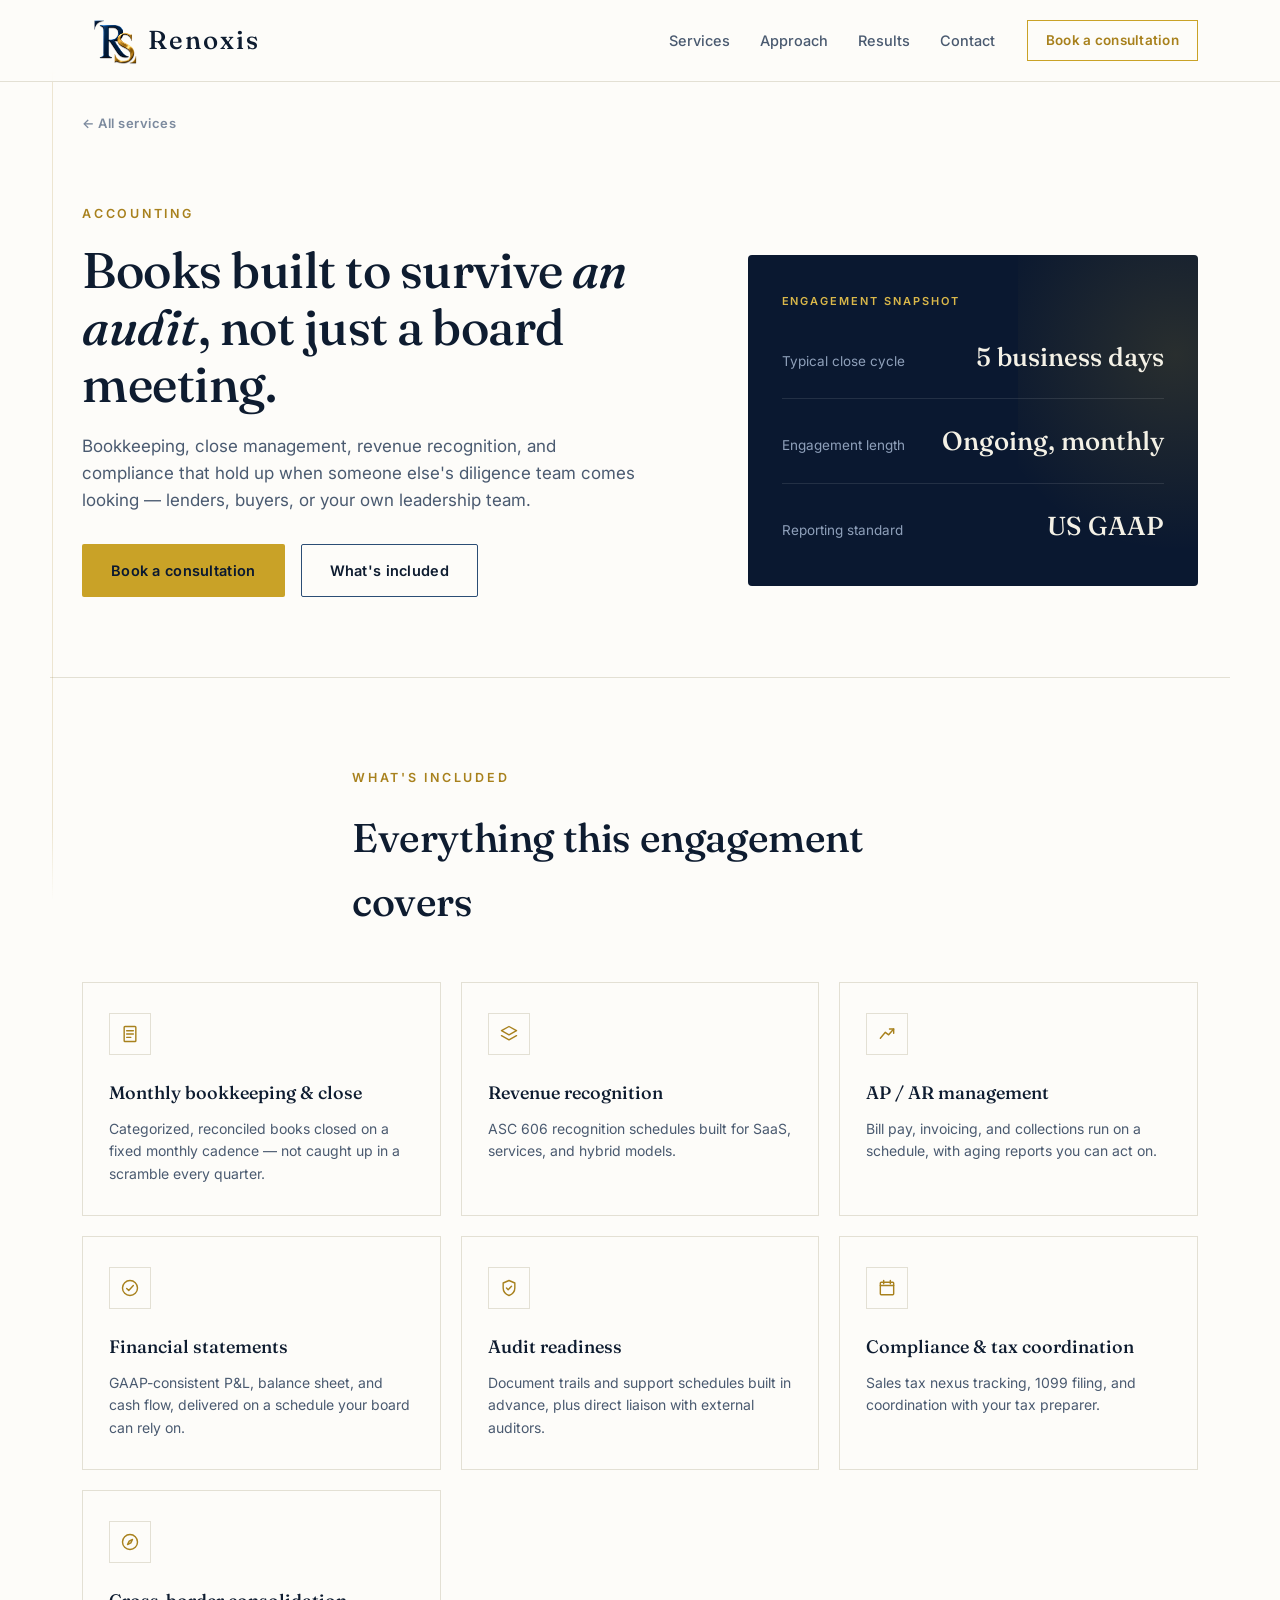
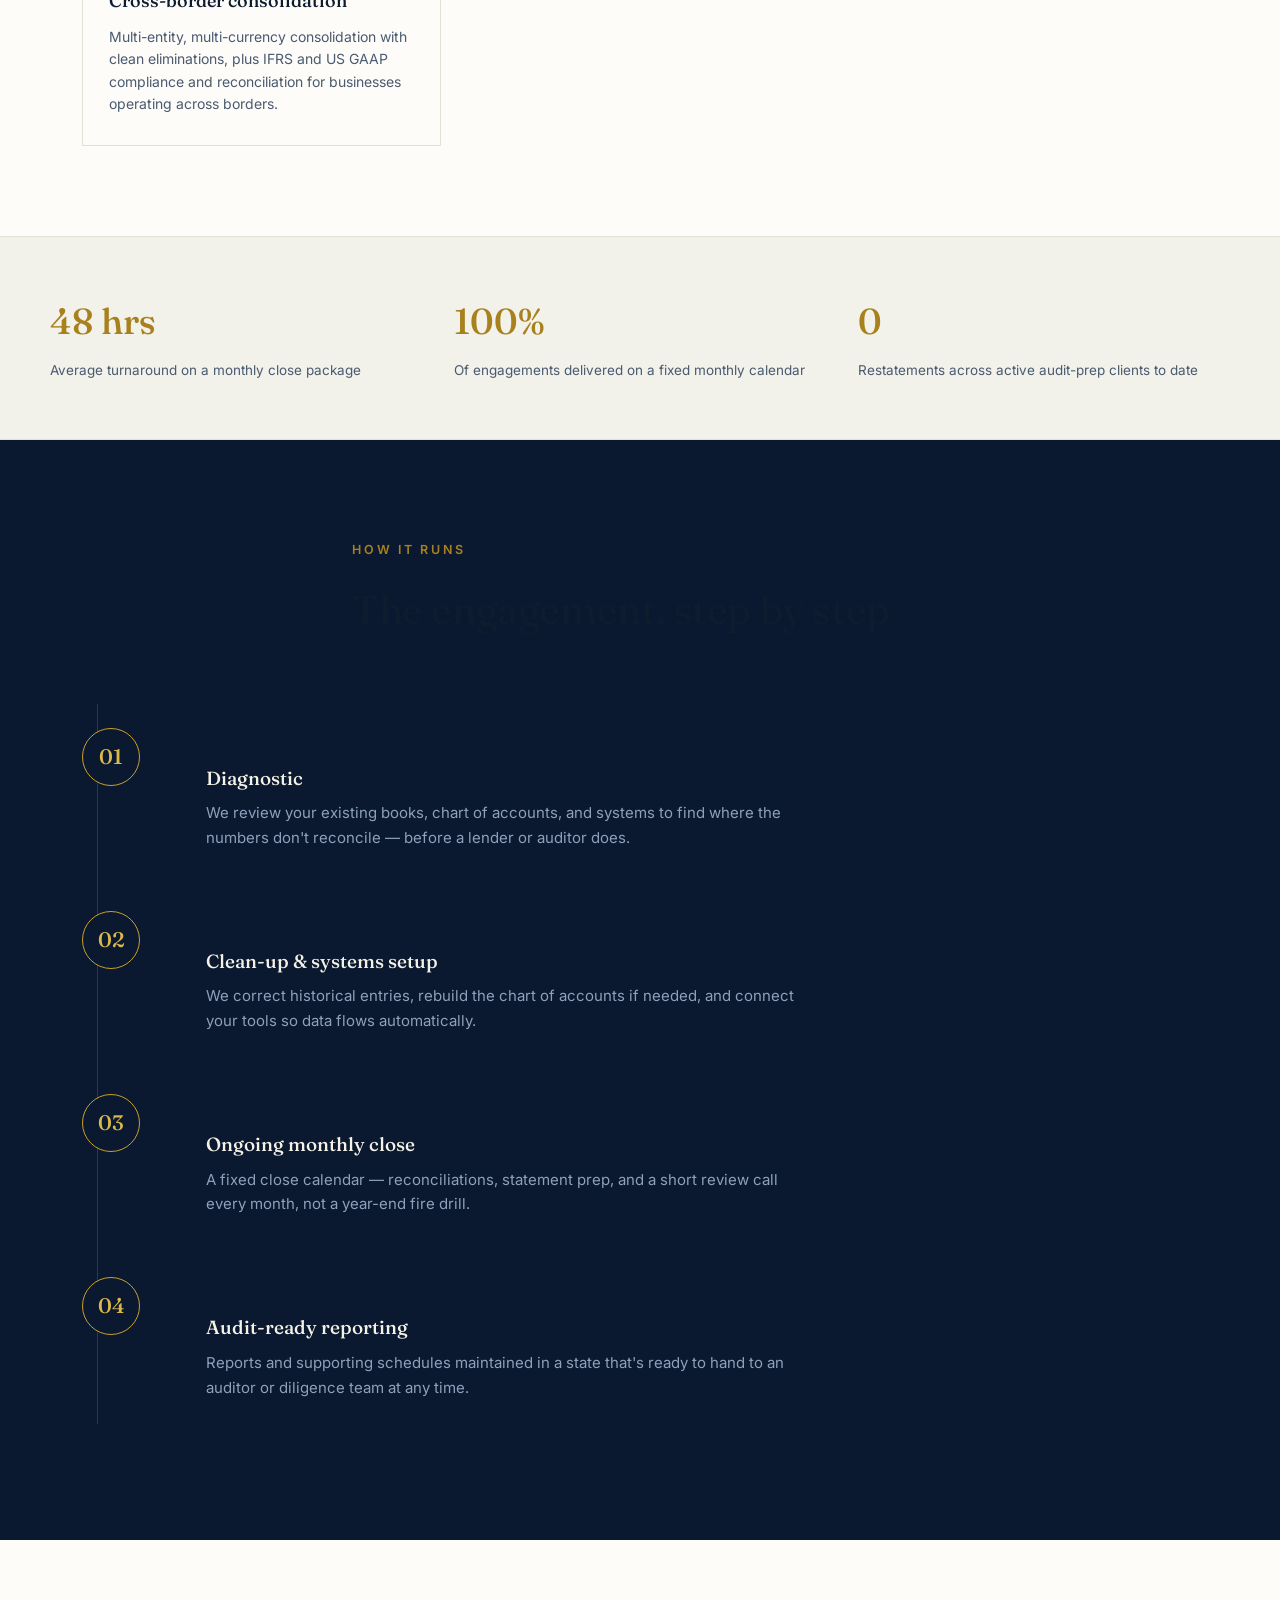
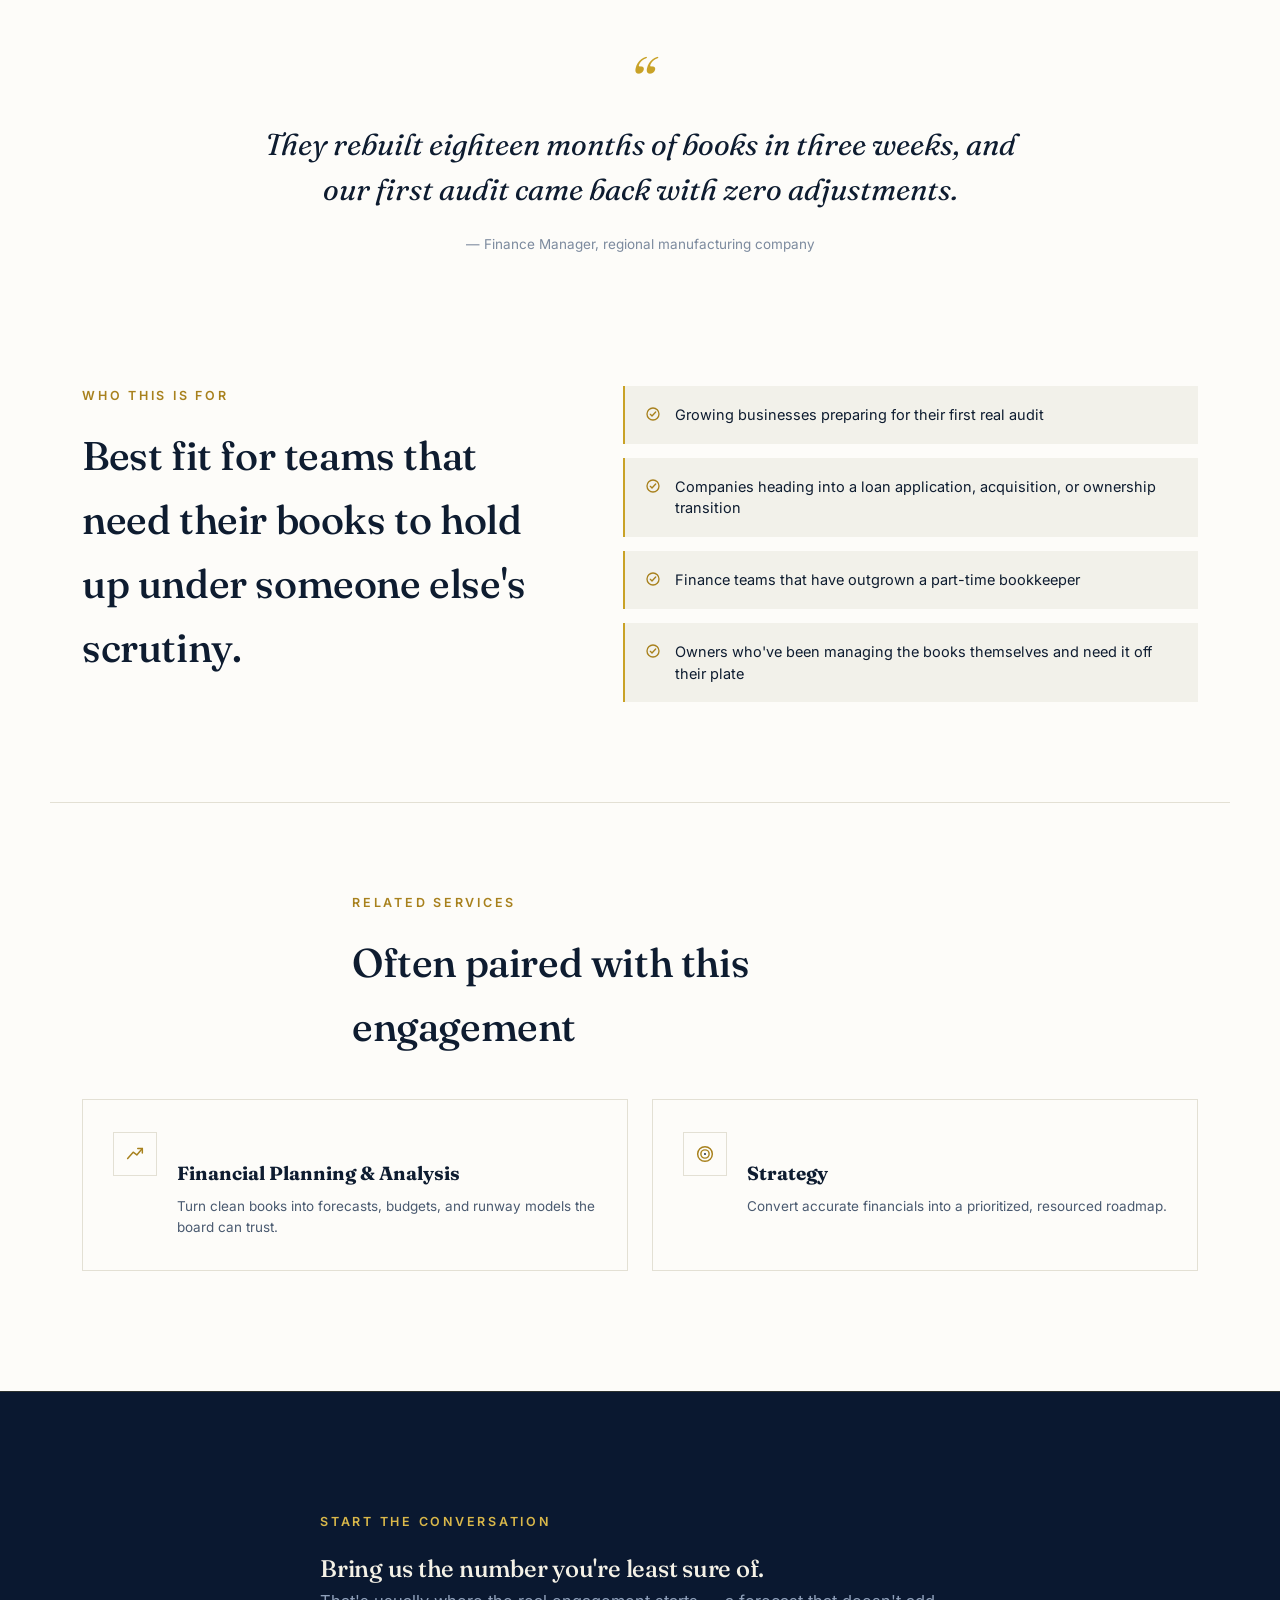
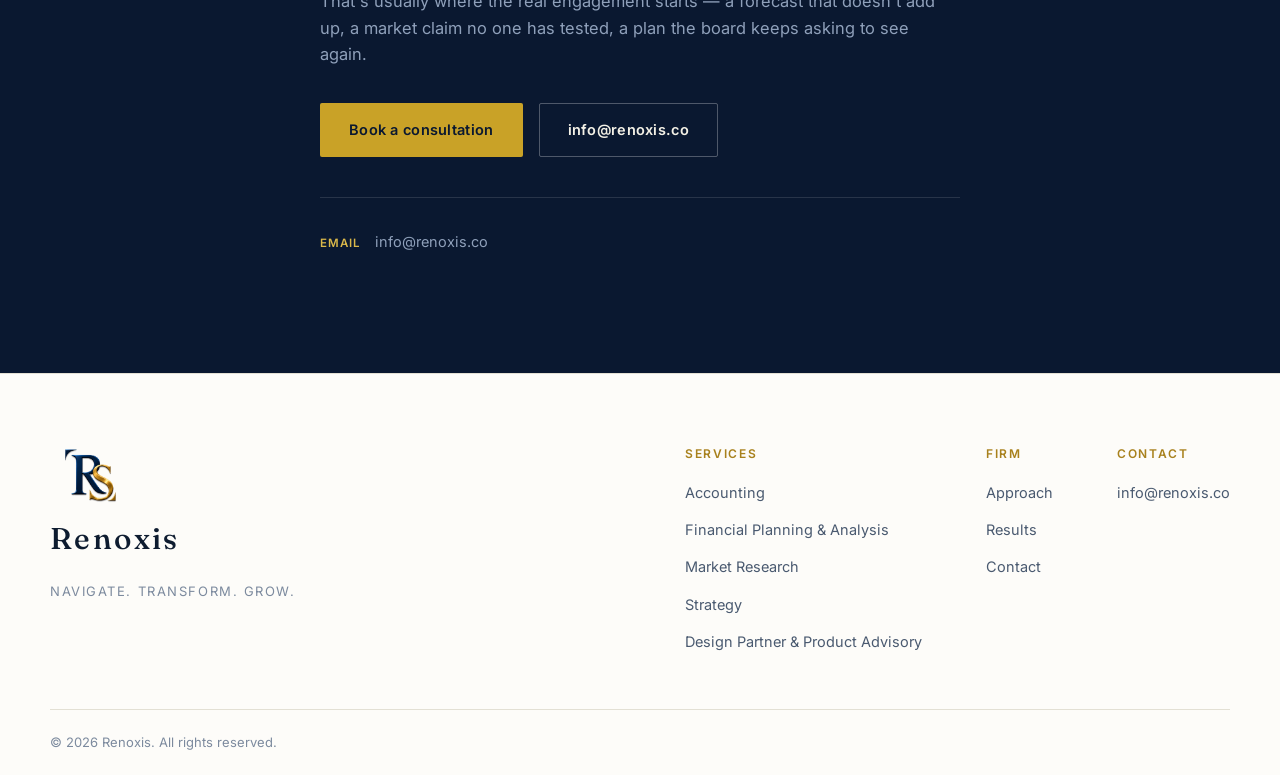
<file: services/accounting/index.html>
<!DOCTYPE html>
<html lang="en">
<head>
<meta charset="UTF-8">
<meta name="viewport" content="width=device-width, initial-scale=1.0">
<title>Accounting Services for Small & Mid-Sized Businesses | Renoxis</title>
<meta name="description" content="Accounting services built to survive an audit, not just a board meeting — bookkeeping, close management, revenue recognition, and compliance from Renoxis.">
<link rel="canonical" href="https://renoxis.co/services/accounting/">
<meta name="robots" content="index, follow">

<!-- Open Graph -->
<meta property="og:type" content="website">
<meta property="og:site_name" content="Renoxis">
<meta property="og:title" content="Accounting Services for Small & Mid-Sized Businesses | Renoxis">
<meta property="og:description" content="Accounting services built to survive an audit, not just a board meeting — bookkeeping, close management, revenue recognition, and compliance from Renoxis.">
<meta property="og:url" content="https://renoxis.co/services/accounting/">
<meta property="og:image" content="https://renoxis.co/og-image.png">
<meta property="og:image:width" content="1200">
<meta property="og:image:height" content="630">
<meta property="og:locale" content="en_US">

<!-- Twitter Card -->
<meta name="twitter:card" content="summary_large_image">
<meta name="twitter:title" content="Accounting Services for Small & Mid-Sized Businesses | Renoxis">
<meta name="twitter:description" content="Accounting services built to survive an audit, not just a board meeting — bookkeeping, close management, revenue recognition, and compliance from Renoxis.">
<meta name="twitter:image" content="https://renoxis.co/og-image.png">

<!-- Favicons -->
<link rel="icon" href="../../favicon.ico" sizes="any">
<link rel="icon" type="image/png" sizes="32x32" href="../../favicon-32x32.png">
<link rel="icon" type="image/png" sizes="16x16" href="../../favicon-16x16.png">
<link rel="apple-touch-icon" href="../../apple-touch-icon.png">

<script type="application/ld+json">
{
  "@context": "https://schema.org",
  "@type": "ProfessionalService",
  "name": "Renoxis",
  "url": "https://renoxis.co/",
  "logo": "https://renoxis.co/apple-touch-icon.png",
  "image": "https://renoxis.co/og-image.png",
  "description": "Renoxis is a management consulting firm offering accounting, financial planning & analysis, market research, strategy, and product advisory services.",
  "priceRange": "$$",
  "sameAs": []
}
</script>
<script type="application/ld+json">
{
  "@context": "https://schema.org",
  "@type": "Service",
  "serviceType": "Accounting",
  "provider": {
    "@type": "ProfessionalService",
    "name": "Renoxis",
    "url": "https://renoxis.co/"
  },
  "areaServed": "US",
  "url": "https://renoxis.co/services/accounting/",
  "description": "Accounting services built to survive an audit, not just a board meeting — bookkeeping, close management, revenue recognition, and compliance from Renoxis."
}
</script>

<link rel="preconnect" href="https://fonts.googleapis.com">
<link rel="preconnect" href="https://fonts.gstatic.com" crossorigin>
<link href="https://fonts.googleapis.com/css2?family=Fraunces:ital,opsz,wght@0,9..144,300;0,9..144,400;0,9..144,500;0,9..144,600;1,9..144,400;1,9..144,500&family=Inter:wght@400;500;600&display=swap" rel="stylesheet">
<style>
/* ============ TOKENS ============ */
:root{
  --navy-950:#0a1830;
  --navy-900:#0e2140;
  --navy-850:#132a4d;
  --navy-800:#1a3358;
  --navy-700:#2b4d75;
  --navy-600:#3d5f86;

  --gold-600:#a8811d;
  --gold-500:#c9a227;
  --gold-400:#dab84a;
  --gold-300:#e8c468;
  --gold-100:#f4e4b8;

  --paper:#fdfcf9;
  --mist:#f2f1ea;
  --line:#e3e0d4;

  --ivory:#f4f1e6;
  --slate-400:#8fa0ba;
  --slate-500:#6f83a0;

  --ink:#0e1c30;
  --ink-soft:#4a5a70;
  --ink-faint:#7c8a9e;

  --serif:'Fraunces', Georgia, serif;
  --sans:'Inter', -apple-system, BlinkMacSystemFont, 'Segoe UI', sans-serif;

  --container:1180px;
  --radius:2px;
}

*{box-sizing:border-box;}
html{scroll-behavior:smooth;}
@media (prefers-reduced-motion: reduce){
  html{scroll-behavior:auto;}
  *{animation-duration:0.001ms !important; animation-iteration-count:1 !important; transition-duration:0.001ms !important;}
}

body{
  margin:0;
  background:var(--paper);
  color:var(--ink);
  font-family:var(--sans);
  font-size:16px;
  line-height:1.6;
  -webkit-font-smoothing:antialiased;
}

a{color:inherit; text-decoration:none;}
img{max-width:100%; display:block;}
h1,h2,h3{font-family:var(--serif); font-weight:500; margin:0; letter-spacing:-0.01em;}
p{margin:0;}

.eyebrow{
  font-family:var(--sans);
  font-size:12.5px;
  font-weight:600;
  letter-spacing:0.22em;
  text-transform:uppercase;
  color:var(--gold-600);
  margin:0 0 18px;
}

/* subtle fixed background rail evoking a ledger margin line */
.ledger-rail{
  position:fixed;
  top:0; bottom:0; left:52px;
  width:1px;
  background:linear-gradient(to bottom, transparent, rgba(168,129,29,0.18) 8%, rgba(168,129,29,0.18) 92%, transparent);
  z-index:0;
  pointer-events:none;
}
@media (max-width:900px){ .ledger-rail{display:none;} }

/* ============ REVEAL ANIM ============ */
.reveal{
  opacity:0;
  transform:translateY(18px);
  transition:opacity 0.7s ease, transform 0.7s ease;
}
.reveal.in{
  opacity:1;
  transform:translateY(0);
}

/* ============ NAV ============ */
.nav{
  position:sticky; top:0; z-index:50;
  background:rgba(253,252,249,0.88);
  backdrop-filter:blur(10px);
  border-bottom:1px solid var(--line);
}
.nav-inner{
  max-width:var(--container);
  margin:0 auto;
  padding:16px 32px;
  display:flex;
  align-items:center;
  gap:32px;
}
.brand{display:flex; align-items:center; gap:10px;}
.brand-mark{width:56px; height:auto;}
.brand-word{
  font-family:var(--serif);
  font-size:26px;
  font-weight:500;
  letter-spacing:0.08em;
  color:var(--ink);
}
.nav-links{
  display:flex; gap:30px;
  margin-left:auto;
  font-size:14.5px;
  font-weight:500;
  color:var(--ink-soft);
}
.nav-links a{transition:color 0.2s ease;}
.nav-links a:hover{color:var(--gold-600);}
.nav-cta{
  border:1px solid var(--gold-500);
  color:var(--gold-600);
  font-size:13.5px;
  font-weight:600;
  padding:9px 18px;
  letter-spacing:0.02em;
  transition:background 0.2s ease, color 0.2s ease;
  white-space:nowrap;
}
.nav-cta:hover{background:var(--gold-500); color:var(--navy-950);}
.nav-toggle{
  display:none;
  margin-left:auto;
  background:none; border:none; cursor:pointer;
  flex-direction:column; gap:5px; padding:6px;
}
.nav-toggle span{width:22px; height:1.5px; background:var(--ink);}
.nav-mobile{
  display:none;
  flex-direction:column;
  padding:8px 32px 24px;
  gap:18px;
  border-top:1px solid var(--line);
}
.nav-mobile a{font-size:15px; color:var(--ink-soft);}
.nav-cta-mobile{color:var(--gold-600); font-weight:600;}
.nav-mobile.open{display:flex;}

@media (max-width:860px){
  .nav-links, .nav-cta{display:none;}
  .nav-toggle{display:flex;}
}

/* ============ HERO ============ */
.hero{
  position:relative;
  max-width:var(--container);
  margin:0 auto;
  padding:104px 32px 40px;
}
.hero-inner{max-width:760px;}
.hero-title{
  font-size:clamp(38px, 5.4vw, 64px);
  line-height:1.12;
  color:var(--ink);
  margin-bottom:26px;
}
.hero-title em{
  font-style:italic;
  color:var(--gold-600);
  font-weight:400;
}
.hero-sub{
  font-size:18px;
  color:var(--ink-soft);
  max-width:560px;
  margin-bottom:36px;
}
.hero-actions{display:flex; gap:16px; flex-wrap:wrap;}

.btn{
  display:inline-flex;
  align-items:center;
  justify-content:center;
  padding:14px 28px;
  font-size:14.5px;
  font-weight:600;
  letter-spacing:0.02em;
  border-radius:var(--radius);
  transition:all 0.2s ease;
  border:1px solid transparent;
}
.btn-primary{
  background:var(--gold-500);
  color:var(--navy-950);
}
.btn-primary:hover{background:var(--gold-400); transform:translateY(-1px);}
.btn-ghost{
  border-color:var(--navy-700);
  color:var(--ink);
}
.btn-ghost:hover{border-color:var(--gold-500); color:var(--gold-600);}
.cta-band .btn-ghost{
  border-color:rgba(255,255,255,0.28);
  color:var(--ivory);
}
.cta-band .btn-ghost:hover{border-color:var(--gold-400); color:var(--gold-300);}

/* ledger signature strip */
.ledger{margin-top:88px;}
.ledger-line{position:relative; height:110px;}
.ledger-svg{position:absolute; top:0; left:0; width:100%; height:100%;}
.ledger-baseline{stroke:var(--line); stroke-width:1;}
.ledger-trace{
  fill:none;
  stroke:var(--gold-500);
  stroke-width:1.4;
  stroke-linecap:round;
  stroke-dasharray:1400;
  stroke-dashoffset:1400;
  animation:trace 2.4s ease forwards 0.4s;
}
@keyframes trace{ to{ stroke-dashoffset:0; } }
@media (prefers-reduced-motion: reduce){
  .ledger-trace{ stroke-dashoffset:0; animation:none; }
}

.tick{
  position:absolute;
  top:22px;
  display:flex;
  flex-direction:column;
  align-items:center;
  transform:translateX(-50%);
  text-align:center;
}
.tick-mark{
  width:1px; height:14px;
  background:var(--gold-500);
  margin-bottom:10px;
}
.tick-label{
  display:flex;
  flex-direction:column;
  font-size:12px;
  color:var(--ink-faint);
  white-space:nowrap;
}
.tick-label strong{
  font-family:var(--serif);
  font-size:19px;
  font-weight:600;
  color:var(--ink);
  margin-bottom:2px;
}
@media (max-width:700px){
  .ledger{margin-top:48px;}
  .ledger-line{
    height:auto;
    display:flex;
    flex-direction:column;
    gap:22px;
  }
  .ledger-svg{display:none;}
  .tick{
    position:static;
    transform:none;
    flex-direction:row;
    align-items:center;
    text-align:left;
    gap:14px;
  }
  .tick-mark{
    width:14px; height:1px;
    margin-bottom:0;
    flex-shrink:0;
  }
  .tick-label{
    flex-direction:row;
    align-items:baseline;
    gap:8px;
    white-space:normal;
    max-width:none;
  }
  .tick-label strong{margin-bottom:0;}
}

/* ============ SECTION HEAD (shared) ============ */
.section-head{
  max-width:640px;
  margin:0 auto 56px;
  padding:0 32px;
  text-align:left;
}
.section-head h2{
  font-size:clamp(28px, 3.4vw, 40px);
  color:var(--ink);
  margin-bottom:20px;
}
.section-lede{font-size:16.5px; color:var(--ink-soft);}

/* dark accent sections (approach, cta) override text colors */
.approach .section-head h2,
.cta-band .section-head h2,
.cta-inner h2{color:var(--ivory);}
.approach .section-lede,
.cta-band .section-lede,
.cta-inner .section-lede{color:var(--slate-400);}
.approach .eyebrow,
.cta-band .eyebrow{color:var(--gold-400);}

/* ============ SERVICES ============ */
.services{
  max-width:var(--container);
  margin:0 auto;
  padding:120px 32px 100px;
}
.service-grid{
  display:grid;
  grid-template-columns:repeat(4, 1fr);
  gap:1px;
  background:var(--line);
  border:1px solid var(--line);
}
.service-card{
  background:var(--paper);
  padding:38px 30px 42px;
  transition:background 0.25s ease;
}
.service-card:hover{background:var(--mist);}
.service-card{display:block; cursor:pointer;}
.service-card .learn-more{
  display:inline-flex;
  align-items:center;
  gap:6px;
  margin-top:18px;
  font-size:13px;
  font-weight:600;
  color:var(--gold-600);
  letter-spacing:0.02em;
}
.service-card .learn-more svg{width:13px; height:13px; transition:transform 0.2s ease;}
.service-card:hover .learn-more svg{transform:translateX(3px);}
.service-icon{
  width:38px; height:38px;
  fill:none;
  stroke:var(--gold-600);
  stroke-width:1.6;
  stroke-linecap:round;
  stroke-linejoin:round;
  margin-bottom:26px;
}
.service-icon .check{stroke:var(--gold-500);}
.service-card h3{
  font-size:19px;
  color:var(--ink);
  margin-bottom:12px;
  line-height:1.3;
}
.service-card p{
  font-size:14.5px;
  color:var(--ink-soft);
  line-height:1.65;
}
@media (max-width:980px){
  .service-grid{grid-template-columns:1fr 1fr;}
}
@media (max-width:600px){
  .service-grid{grid-template-columns:1fr;}
  .services{padding:80px 24px 70px;}
}

/* ============ APPROACH (dark accent block) ============ */
.approach{
  background:var(--navy-950);
  color:var(--ivory);
  padding:120px 0 130px;
}
.stages{
  position:relative;
  max-width:var(--container);
  margin:0 auto;
  padding:0 32px;
  display:grid;
  grid-template-columns:repeat(3, 1fr);
  gap:48px;
}
.stage-rail{
  position:absolute;
  top:-40px;
  left:32px; right:32px;
  height:1px;
  background:rgba(255,255,255,0.14);
}
.stage{position:relative; padding-top:8px;}
.stage-index{
  display:block;
  font-family:var(--sans);
  font-size:12px;
  font-weight:600;
  letter-spacing:0.18em;
  text-transform:uppercase;
  color:var(--gold-400);
  margin-bottom:16px;
}
.stage h3{
  font-size:28px;
  color:var(--ivory);
  margin-bottom:14px;
}
.stage p{
  font-size:15.5px;
  color:var(--slate-400);
  line-height:1.7;
}
@media (max-width:820px){
  .stages{grid-template-columns:1fr; gap:44px;}
  .stage-rail{display:none;}
}

/* ============ PROOF ============ */
.proof{
  max-width:var(--container);
  margin:0 auto;
  padding:120px 32px 90px;
}
.proof-inner{
  display:grid;
  grid-template-columns:repeat(3, 1fr);
  gap:40px;
  margin-bottom:90px;
}
.proof-stat{
  border-left:1px solid var(--line);
  padding-left:24px;
  display:flex;
  flex-direction:column;
}
.proof-number{
  font-family:var(--serif);
  font-size:52px;
  font-weight:500;
  color:var(--gold-600);
  line-height:1;
  margin-bottom:14px;
}
.proof-label{
  font-size:14px;
  color:var(--ink-soft);
  line-height:1.6;
}
@media (max-width:820px){
  .proof-inner{grid-template-columns:1fr; gap:32px;}
}

.quote{
  max-width:720px;
  margin:0 auto;
  text-align:left;
  border-top:1px solid var(--line);
  padding-top:48px;
}
.quote p{
  font-family:var(--serif);
  font-style:italic;
  font-size:clamp(20px, 2.4vw, 26px);
  color:var(--ink);
  line-height:1.5;
  margin-bottom:20px;
}
.quote footer{
  font-family:var(--sans);
  font-size:13.5px;
  color:var(--ink-faint);
  font-style:normal;
}

/* ============ CTA BAND ============ */
.cta-band{
  background:var(--navy-950);
  border-top:1px solid rgba(201,162,39,0.18);
  padding:120px 32px;
}
.cta-inner{
  max-width:640px;
  margin:0 auto;
  text-align:left;
}
.cta-inner .section-lede{margin-bottom:36px;}
.cta-contact-details{
  display:flex;
  flex-direction:column;
  gap:10px;
  margin-top:40px;
  padding-top:32px;
  border-top:1px solid rgba(255,255,255,0.12);
}
.cta-contact-details span{
  font-size:14.5px;
  color:var(--slate-400);
}
.cta-contact-details strong{
  font-family:var(--sans);
  font-weight:600;
  color:var(--gold-400);
  letter-spacing:0.08em;
  text-transform:uppercase;
  font-size:11.5px;
  margin-right:10px;
}
.cta-contact-details a{
  color:var(--slate-400);
  transition:color 0.2s ease;
}
.cta-contact-details a:hover{color:var(--gold-300);}

/* ============ FOOTER ============ */
.site-footer{
  background:var(--paper);
  border-top:1px solid var(--line);
  padding:70px 32px 0;
}
.footer-inner{
  max-width:var(--container);
  margin:0 auto;
  display:flex;
  justify-content:space-between;
  gap:60px;
  flex-wrap:wrap;
  padding-bottom:56px;
}
.footer-brand{display:flex; flex-direction:column; gap:12px; max-width:260px;}
.footer-brand .brand-mark{width:68px;}
.footer-brand{align-items:flex-start;}
.footer-brand .brand-word{font-size:30px; color:var(--ink);}
.footer-tagline{
  font-size:13px;
  letter-spacing:0.12em;
  text-transform:uppercase;
  color:var(--ink-faint);
  margin-top:6px;
}
.footer-cols{
  display:flex;
  gap:64px;
  flex-wrap:wrap;
}
.footer-col{display:flex; flex-direction:column; gap:14px;}
.footer-heading{
  font-size:12px;
  font-weight:600;
  letter-spacing:0.14em;
  text-transform:uppercase;
  color:var(--gold-600);
  margin-bottom:4px;
}
.footer-col a, .footer-static{
  font-size:14.5px;
  color:var(--ink-soft);
  transition:color 0.2s ease;
}
.footer-col a:hover{color:var(--gold-600);}
.footer-col-contact .footer-static{line-height:1.6;}
.footer-bottom{
  border-top:1px solid var(--line);
  padding:22px 0;
  max-width:var(--container);
  margin:0 auto;
  font-size:13px;
  color:var(--ink-faint);
}

/* ============ SERVICE DETAIL PAGES ============ */
.breadcrumb{
  max-width:var(--container);
  margin:0 auto;
  padding:28px 32px 0;
}
.breadcrumb a{
  display:inline-flex;
  align-items:center;
  gap:6px;
  font-size:13px;
  font-weight:600;
  letter-spacing:0.04em;
  color:var(--ink-faint);
  transition:color 0.2s ease;
}
.breadcrumb a:hover{color:var(--gold-600);}

/* ---- HERO: two-column with snapshot card ---- */
.service-hero{
  max-width:var(--container);
  margin:0 auto;
  padding:28px 32px 0;
  display:grid;
  grid-template-columns:1.15fr 0.85fr;
  gap:56px;
  align-items:center;
}
.service-hero-inner{padding:40px 0 80px;}
.service-hero h1{
  font-size:clamp(32px, 4vw, 50px);
  line-height:1.14;
  color:var(--ink);
  margin-bottom:20px;
}
.service-hero .hero-sub{margin-bottom:30px; font-size:17px;}

.snapshot-card{
  background:var(--navy-950);
  border-radius:4px;
  padding:38px 34px;
  position:relative;
  overflow:hidden;
}
.snapshot-card::before{
  content:'';
  position:absolute;
  top:-40%; right:-30%;
  width:70%; height:140%;
  background:radial-gradient(circle, rgba(201,162,39,0.16), transparent 70%);
  pointer-events:none;
}
.snapshot-label{
  font-size:11px;
  font-weight:600;
  letter-spacing:0.18em;
  text-transform:uppercase;
  color:var(--gold-400);
  margin-bottom:26px;
  position:relative;
}
.snapshot-stats{
  display:flex;
  flex-direction:column;
  gap:22px;
  position:relative;
}
.snapshot-stat{
  display:flex;
  align-items:baseline;
  justify-content:space-between;
  gap:16px;
  padding-bottom:20px;
  border-bottom:1px solid rgba(255,255,255,0.1);
}
.snapshot-stat:last-child{border-bottom:none; padding-bottom:0;}
.snapshot-stat .label{
  font-size:13.5px;
  color:var(--slate-400);
  line-height:1.4;
  max-width:150px;
}
.snapshot-stat .value{
  font-family:var(--serif);
  font-size:26px;
  font-weight:500;
  color:var(--ivory);
  white-space:nowrap;
}
@media (max-width:900px){
  .service-hero{grid-template-columns:1fr; gap:8px;}
  .service-hero-inner{padding-bottom:32px;}
  .snapshot-card{margin-bottom:56px;}
}

/* ---- INCLUDED: icon card grid ---- */
.include-section{
  max-width:var(--container);
  margin:0 auto;
  padding:90px 32px;
  border-top:1px solid var(--line);
}
.include-grid{
  display:grid;
  grid-template-columns:repeat(3, 1fr);
  gap:20px;
  margin-top:48px;
}
.include-item{
  background:var(--paper);
  border:1px solid var(--line);
  padding:30px 26px;
  transition:border-color 0.2s ease, transform 0.2s ease;
}
.include-item:hover{border-color:var(--gold-500); transform:translateY(-3px);}
.include-item .icon-wrap{
  width:42px; height:42px;
  display:flex; align-items:center; justify-content:center;
  border:1px solid var(--line);
  margin-bottom:20px;
}
.include-item .icon-wrap svg{
  width:20px; height:20px;
  stroke:var(--gold-600);
  fill:none;
  stroke-width:1.7;
  stroke-linecap:round;
  stroke-linejoin:round;
}
.include-item h4{
  font-family:var(--serif);
  font-size:18px;
  font-weight:500;
  color:var(--ink);
  margin-bottom:10px;
}
.include-item p{
  font-size:14px;
  color:var(--ink-soft);
  line-height:1.6;
}
@media (max-width:980px){
  .include-grid{grid-template-columns:1fr 1fr;}
}
@media (max-width:640px){
  .include-grid{grid-template-columns:1fr;}
  .include-section{padding:64px 24px;}
}

/* ---- STAT BAND ---- */
.stat-band{
  background:var(--mist);
  border-top:1px solid var(--line);
  border-bottom:1px solid var(--line);
  padding:56px 32px;
}
.stat-band-inner{
  max-width:var(--container);
  margin:0 auto;
  display:grid;
  grid-template-columns:repeat(3, 1fr);
  gap:32px;
}
.stat-band-item{text-align:left;}
.stat-band-item .num{
  display:block;
  font-family:var(--serif);
  font-size:36px;
  font-weight:500;
  color:var(--gold-600);
  margin-bottom:6px;
}
.stat-band-item .lbl{
  font-size:13.5px;
  color:var(--ink-soft);
  line-height:1.5;
}
@media (max-width:700px){
  .stat-band-inner{grid-template-columns:1fr; gap:24px;}
}

/* ---- PROCESS: visual timeline ---- */
.process-section{
  background:var(--navy-950);
  color:var(--ivory);
  padding:100px 0 110px;
}
.process-list{
  max-width:var(--container);
  margin:0 auto;
  padding:0 32px;
  position:relative;
}
.process-list::before{
  content:'';
  position:absolute;
  left:47px; top:6px; bottom:6px;
  width:1px;
  background:rgba(255,255,255,0.14);
}
@media (max-width:700px){ .process-list::before{left:19px;} }
.process-step{
  display:grid;
  grid-template-columns:96px 1fr;
  gap:28px;
  padding:30px 0;
  position:relative;
}
@media (max-width:700px){
  .process-step{grid-template-columns:40px 1fr; gap:18px;}
}
.process-step .step-num{
  width:58px; height:58px;
  border-radius:50%;
  border:1px solid var(--gold-500);
  background:var(--navy-950);
  display:flex; align-items:center; justify-content:center;
  font-family:var(--serif);
  font-size:21px;
  font-weight:500;
  color:var(--gold-400);
  position:relative;
  z-index:1;
}
@media (max-width:700px){
  .process-step .step-num{width:38px; height:38px; font-size:15px;}
}
.process-step h4{
  font-size:19px;
  color:var(--ivory);
  margin-bottom:8px;
  font-family:var(--serif);
  font-weight:500;
  padding-top:10px;
}
.process-step p{
  font-size:15px;
  color:var(--slate-400);
  line-height:1.65;
  max-width:600px;
}

/* ---- PULL QUOTE ---- */
.pull-quote{
  max-width:820px;
  margin:0 auto;
  padding:110px 32px;
  text-align:center;
}
.pull-quote .mark{
  font-family:var(--serif);
  font-size:64px;
  color:var(--gold-500);
  line-height:1;
  margin-bottom:8px;
}
.pull-quote p{
  font-family:var(--serif);
  font-style:italic;
  font-size:clamp(22px, 3vw, 30px);
  color:var(--ink);
  line-height:1.5;
  margin-bottom:22px;
}
.pull-quote footer{
  font-size:13.5px;
  color:var(--ink-faint);
  font-style:normal;
}

/* ---- WHO IT'S FOR: chip layout ---- */
.who-section{
  max-width:var(--container);
  margin:0 auto;
  padding:20px 32px 100px;
  display:grid;
  grid-template-columns:0.9fr 1.1fr;
  gap:70px;
  align-items:start;
}
.who-section .section-head{padding:0; margin:0; max-width:none;}
.who-section .section-lede{margin-bottom:0;}
.who-chips{
  display:flex;
  flex-direction:column;
  gap:14px;
}
.who-chip{
  display:flex;
  align-items:flex-start;
  gap:14px;
  padding:18px 20px;
  background:var(--mist);
  border-left:2px solid var(--gold-500);
}
.who-chip svg{
  width:16px; height:16px;
  stroke:var(--gold-600);
  fill:none;
  stroke-width:2;
  flex-shrink:0;
  margin-top:2px;
}
.who-chip span{
  font-size:14.5px;
  color:var(--ink);
  line-height:1.5;
}
@media (max-width:860px){
  .who-section{grid-template-columns:1fr; gap:32px;}
}

/* ---- RELATED SERVICES ---- */
.related-services{
  max-width:var(--container);
  margin:0 auto;
  padding:90px 32px 120px;
  border-top:1px solid var(--line);
}
.related-grid{
  display:grid;
  grid-template-columns:repeat(2, 1fr);
  gap:24px;
  margin-top:40px;
}
.related-card{
  border:1px solid var(--line);
  padding:32px 30px;
  transition:border-color 0.2s ease, background 0.2s ease, transform 0.2s ease;
  display:flex;
  gap:20px;
  align-items:flex-start;
}
.related-card:hover{border-color:var(--gold-500); background:var(--mist); transform:translateY(-2px);}
.related-card .icon-wrap{
  width:44px; height:44px;
  flex-shrink:0;
  display:flex; align-items:center; justify-content:center;
  border:1px solid var(--line);
}
.related-card .icon-wrap svg{
  width:22px; height:22px;
  stroke:var(--gold-600);
  fill:none;
  stroke-width:1.6;
  stroke-linecap:round;
  stroke-linejoin:round;
}
.related-card h4{
  font-family:var(--serif);
  font-size:19px;
  color:var(--ink);
  margin-bottom:8px;
}
.related-card p{font-size:13.5px; color:var(--ink-soft); line-height:1.55;}
@media (max-width:700px){
  .related-grid{grid-template-columns:1fr;}
}

</style>
</head>
<body>

<div class="ledger-rail" aria-hidden="true"></div>

<header class="nav" id="nav">
  <div class="nav-inner">
    <a class="brand" href="../../index.html">
      <img class="brand-mark" src="[data-uri]" alt="Renoxis logo" />
      <span class="brand-word">Renoxis</span>
    </a>
    <nav class="nav-links" aria-label="Primary">
      <a href="../../index.html#services">Services</a>
      <a href="../../index.html#approach">Approach</a>
      <a href="../../index.html#proof">Results</a>
      <a href="../../index.html#contact">Contact</a>
    </nav>
    <a class="nav-cta" href="../../index.html#contact">Book a consultation</a>
    <button class="nav-toggle" id="navToggle" aria-label="Toggle menu" aria-expanded="false">
      <span></span><span></span><span></span>
    </button>
  </div>
  <div class="nav-mobile" id="navMobile">
    <a href="../../index.html#services">Services</a>
    <a href="../../index.html#approach">Approach</a>
    <a href="../../index.html#proof">Results</a>
    <a href="../../index.html#contact">Contact</a>
    <a class="nav-cta-mobile" href="../../index.html#contact">Book a consultation</a>
  </div>
</header>

<main>
  <div class="breadcrumb reveal">
    <a href="../../index.html#services">&larr; All services</a>
  </div>

  <section class="service-hero">
    <div class="service-hero-inner">
      <p class="eyebrow reveal">Accounting</p>
      <h1 class="reveal">Books built to survive <em>an audit</em>, not just a board meeting.</h1>
      <p class="hero-sub reveal">Bookkeeping, close management, revenue recognition, and compliance that hold up when someone else's diligence team comes looking — lenders, buyers, or your own leadership team.</p>
      <div class="hero-actions reveal">
        <a href="../../index.html#contact" class="btn btn-primary">Book a consultation</a>
        <a href="#included" class="btn btn-ghost">What's included</a>
      </div>
    </div>
    <div class="snapshot-card reveal">
      <p class="snapshot-label">Engagement snapshot</p>
      <div class="snapshot-stats">
          <div class="snapshot-stat">
            <span class="label">Typical close cycle</span>
            <span class="value">5 business days</span>
          </div>
          <div class="snapshot-stat">
            <span class="label">Engagement length</span>
            <span class="value">Ongoing, monthly</span>
          </div>
          <div class="snapshot-stat">
            <span class="label">Reporting standard</span>
            <span class="value">US GAAP</span>
          </div>
      </div>
    </div>
  </section>

  <section class="include-section" id="included">
    <div class="section-head reveal" style="margin-bottom:0;">
      <p class="eyebrow">What's included</p>
      <h2>Everything this engagement covers</h2>
    </div>
    <div class="include-grid">
        <div class="include-item reveal">
          <div class="icon-wrap"><svg viewBox="0 0 24 24" fill="none" stroke-linecap="round" stroke-linejoin="round"><rect x="5" y="3" width="14" height="18" rx="1"/><line x1="8" y1="8" x2="16" y2="8"/><line x1="8" y1="12" x2="16" y2="12"/><line x1="8" y1="16" x2="13" y2="16"/></svg></div>
          <h4>Monthly bookkeeping & close</h4>
          <p>Categorized, reconciled books closed on a fixed monthly cadence — not caught up in a scramble every quarter.</p>
        </div>
        <div class="include-item reveal">
          <div class="icon-wrap"><svg viewBox="0 0 24 24" fill="none" stroke-linecap="round" stroke-linejoin="round"><polygon points="12,3 21,8 12,13 3,8"/><polyline points="3,14 12,19 21,14"/></svg></div>
          <h4>Revenue recognition</h4>
          <p>ASC 606 recognition schedules built for SaaS, services, and hybrid models.</p>
        </div>
        <div class="include-item reveal">
          <div class="icon-wrap"><svg viewBox="0 0 24 24" fill="none" stroke-linecap="round" stroke-linejoin="round"><polyline points="4,17 10,10 14,13 20,6"/><polyline points="15,6 20,6 20,11"/></svg></div>
          <h4>AP / AR management</h4>
          <p>Bill pay, invoicing, and collections run on a schedule, with aging reports you can act on.</p>
        </div>
        <div class="include-item reveal">
          <div class="icon-wrap"><svg viewBox="0 0 24 24" fill="none" stroke-linecap="round" stroke-linejoin="round"><circle cx="12" cy="12" r="9"/><path d="M8 12.5l2.5 2.5 5.5-6"/></svg></div>
          <h4>Financial statements</h4>
          <p>GAAP-consistent P&L, balance sheet, and cash flow, delivered on a schedule your board can rely on.</p>
        </div>
        <div class="include-item reveal">
          <div class="icon-wrap"><svg viewBox="0 0 24 24" fill="none" stroke-linecap="round" stroke-linejoin="round"><path d="M12 3l7 3v6c0 4.5-3 7.5-7 9-4-1.5-7-4.5-7-9V6z"/><path d="M9 12l2 2 4-4"/></svg></div>
          <h4>Audit readiness</h4>
          <p>Document trails and support schedules built in advance, plus direct liaison with external auditors.</p>
        </div>
        <div class="include-item reveal">
          <div class="icon-wrap"><svg viewBox="0 0 24 24" fill="none" stroke-linecap="round" stroke-linejoin="round"><rect x="4" y="5" width="16" height="15" rx="1"/><line x1="4" y1="9" x2="20" y2="9"/><line x1="8" y1="3" x2="8" y2="7"/><line x1="16" y1="3" x2="16" y2="7"/></svg></div>
          <h4>Compliance & tax coordination</h4>
          <p>Sales tax nexus tracking, 1099 filing, and coordination with your tax preparer.</p>
        </div>
        <div class="include-item reveal">
          <div class="icon-wrap"><svg viewBox="0 0 24 24" fill="none" stroke-linecap="round" stroke-linejoin="round"><circle cx="12" cy="12" r="9"/><polygon points="15,9 13,13 9,15 11,11"/></svg></div>
          <h4>Cross-border consolidation</h4>
          <p>Multi-entity, multi-currency consolidation with clean eliminations, plus IFRS and US GAAP compliance and reconciliation for businesses operating across borders.</p>
        </div>
    </div>
  </section>

  <section class="stat-band">
    <div class="stat-band-inner">
        <div class="stat-band-item reveal">
          <span class="num">48 hrs</span>
          <span class="lbl">Average turnaround on a monthly close package</span>
        </div>
        <div class="stat-band-item reveal">
          <span class="num">100%</span>
          <span class="lbl">Of engagements delivered on a fixed monthly calendar</span>
        </div>
        <div class="stat-band-item reveal">
          <span class="num">0</span>
          <span class="lbl">Restatements across active audit-prep clients to date</span>
        </div>
    </div>
  </section>

  <section class="process-section">
    <div class="section-head reveal light">
      <p class="eyebrow">How it runs</p>
      <h2>The engagement, step by step</h2>
    </div>
    <div class="process-list">
        <div class="process-step reveal">
          <span class="step-num">01</span>
          <div>
            <h4>Diagnostic</h4>
            <p>We review your existing books, chart of accounts, and systems to find where the numbers don't reconcile — before a lender or auditor does.</p>
          </div>
        </div>
        <div class="process-step reveal">
          <span class="step-num">02</span>
          <div>
            <h4>Clean-up & systems setup</h4>
            <p>We correct historical entries, rebuild the chart of accounts if needed, and connect your tools so data flows automatically.</p>
          </div>
        </div>
        <div class="process-step reveal">
          <span class="step-num">03</span>
          <div>
            <h4>Ongoing monthly close</h4>
            <p>A fixed close calendar — reconciliations, statement prep, and a short review call every month, not a year-end fire drill.</p>
          </div>
        </div>
        <div class="process-step reveal">
          <span class="step-num">04</span>
          <div>
            <h4>Audit-ready reporting</h4>
            <p>Reports and supporting schedules maintained in a state that's ready to hand to an auditor or diligence team at any time.</p>
          </div>
        </div>
    </div>
  </section>

  <section class="pull-quote reveal">
    <p class="mark">&ldquo;</p>
    <p>They rebuilt eighteen months of books in three weeks, and our first audit came back with zero adjustments.</p>
    <footer>&mdash; Finance Manager, regional manufacturing company</footer>
  </section>

  <section class="who-section">
    <div class="section-head reveal">
      <p class="eyebrow">Who this is for</p>
      <h2>Best fit for teams that need their books to hold up under someone else's scrutiny.</h2>
    </div>
    <div class="who-chips">
          <div class="who-chip reveal">
            <svg viewBox="0 0 24 24" fill="none" stroke-linecap="round" stroke-linejoin="round"><circle cx="12" cy="12" r="9"/><path d="M8 12.5l2.5 2.5 5.5-6"/></svg>
            <span>Growing businesses preparing for their first real audit</span>
          </div>
          <div class="who-chip reveal">
            <svg viewBox="0 0 24 24" fill="none" stroke-linecap="round" stroke-linejoin="round"><circle cx="12" cy="12" r="9"/><path d="M8 12.5l2.5 2.5 5.5-6"/></svg>
            <span>Companies heading into a loan application, acquisition, or ownership transition</span>
          </div>
          <div class="who-chip reveal">
            <svg viewBox="0 0 24 24" fill="none" stroke-linecap="round" stroke-linejoin="round"><circle cx="12" cy="12" r="9"/><path d="M8 12.5l2.5 2.5 5.5-6"/></svg>
            <span>Finance teams that have outgrown a part-time bookkeeper</span>
          </div>
          <div class="who-chip reveal">
            <svg viewBox="0 0 24 24" fill="none" stroke-linecap="round" stroke-linejoin="round"><circle cx="12" cy="12" r="9"/><path d="M8 12.5l2.5 2.5 5.5-6"/></svg>
            <span>Owners who've been managing the books themselves and need it off their plate</span>
          </div>
    </div>
  </section>

  <section class="related-services">
    <div class="section-head reveal" style="margin-bottom:0;">
      <p class="eyebrow">Related services</p>
      <h2>Often paired with this engagement</h2>
    </div>
    <div class="related-grid">
        <a href="../financial-planning-analysis/" class="related-card">
          <div class="icon-wrap"><svg viewBox="0 0 24 24" fill="none" stroke-linecap="round" stroke-linejoin="round"><polyline points="4,17 10,10 14,13 20,6"/><polyline points="15,6 20,6 20,11"/></svg></div>
          <div>
            <h4>Financial Planning & Analysis</h4>
            <p>Turn clean books into forecasts, budgets, and runway models the board can trust.</p>
          </div>
        </a>
        <a href="../strategy/" class="related-card">
          <div class="icon-wrap"><svg viewBox="0 0 24 24" fill="none" stroke-linecap="round" stroke-linejoin="round"><circle cx="12" cy="12" r="8"/><circle cx="12" cy="12" r="4.5"/><circle cx="12" cy="12" r="1" fill="currentColor" stroke="none"/></svg></div>
          <div>
            <h4>Strategy</h4>
            <p>Convert accurate financials into a prioritized, resourced roadmap.</p>
          </div>
        </a>
    </div>
  </section>

  <section class="cta-band" id="contact">
    <div class="cta-inner reveal">
      <p class="eyebrow">Start the conversation</p>
      <h2>Bring us the number you're least sure of.</h2>
      <p class="section-lede">
        That's usually where the real engagement starts — a forecast that
        doesn't add up, a market claim no one has tested, a plan the board
        keeps asking to see again.
      </p>
      <div class="hero-actions">
        <a href="mailto:info@renoxis.co" class="btn btn-primary">Book a consultation</a>
        <a href="mailto:info@renoxis.co" class="btn btn-ghost">info@renoxis.co</a>
      </div>
      <div class="cta-contact-details">
        <span><strong>Email</strong> <a href="mailto:info@renoxis.co">info@renoxis.co</a></span>
      </div>
    </div>
  </section>
</main>

<footer class="site-footer">
  <div class="footer-inner">
    <div class="footer-brand">
      <img class="brand-mark" src="[data-uri]" alt="Renoxis logo" />
      <span class="brand-word">Renoxis</span>
      <p class="footer-tagline">Navigate. Transform. Grow.</p>
    </div>
    <div class="footer-cols">
      <div class="footer-col">
        <span class="footer-heading">Services</span>
        <a href="../accounting/">Accounting</a>
        <a href="../financial-planning-analysis/">Financial Planning &amp; Analysis</a>
        <a href="../market-research/">Market Research</a>
        <a href="../strategy/">Strategy</a>
        <a href="../design-partner-product-advisory/">Design Partner &amp; Product Advisory</a>
      </div>
      <div class="footer-col">
        <span class="footer-heading">Firm</span>
        <a href="../../index.html#approach">Approach</a>
        <a href="../../index.html#proof">Results</a>
        <a href="../../index.html#contact">Contact</a>
      </div>
      <div class="footer-col footer-col-contact">
        <span class="footer-heading">Contact</span>
        <a href="mailto:info@renoxis.co">info@renoxis.co</a>
      </div>
    </div>
  </div>
  <div class="footer-bottom">
    <span>&copy; 2026 Renoxis. All rights reserved.</span>
  </div>
</footer>
<script>
// Mobile nav toggle
const navToggle = document.getElementById('navToggle');
const navMobile = document.getElementById('navMobile');
if(navToggle){
  navToggle.addEventListener('click', () => {
    const isOpen = navMobile.classList.toggle('open');
    navToggle.setAttribute('aria-expanded', isOpen);
  });
  navMobile.querySelectorAll('a').forEach(a=>{
    a.addEventListener('click', ()=> {
      navMobile.classList.remove('open');
      navToggle.setAttribute('aria-expanded','false');
    });
  });
}

// Scroll reveal
const revealEls = document.querySelectorAll('.reveal');
if('IntersectionObserver' in window){
  const io = new IntersectionObserver((entries)=>{
    entries.forEach(entry=>{
      if(entry.isIntersecting){
        entry.target.classList.add('in');
        io.unobserve(entry.target);
      }
    });
  }, {threshold:0.12, rootMargin:'0px 0px -40px 0px'});
  revealEls.forEach(el=>io.observe(el));
} else {
  revealEls.forEach(el=>el.classList.add('in'));
}

</script>
</body>
</html>
</file>
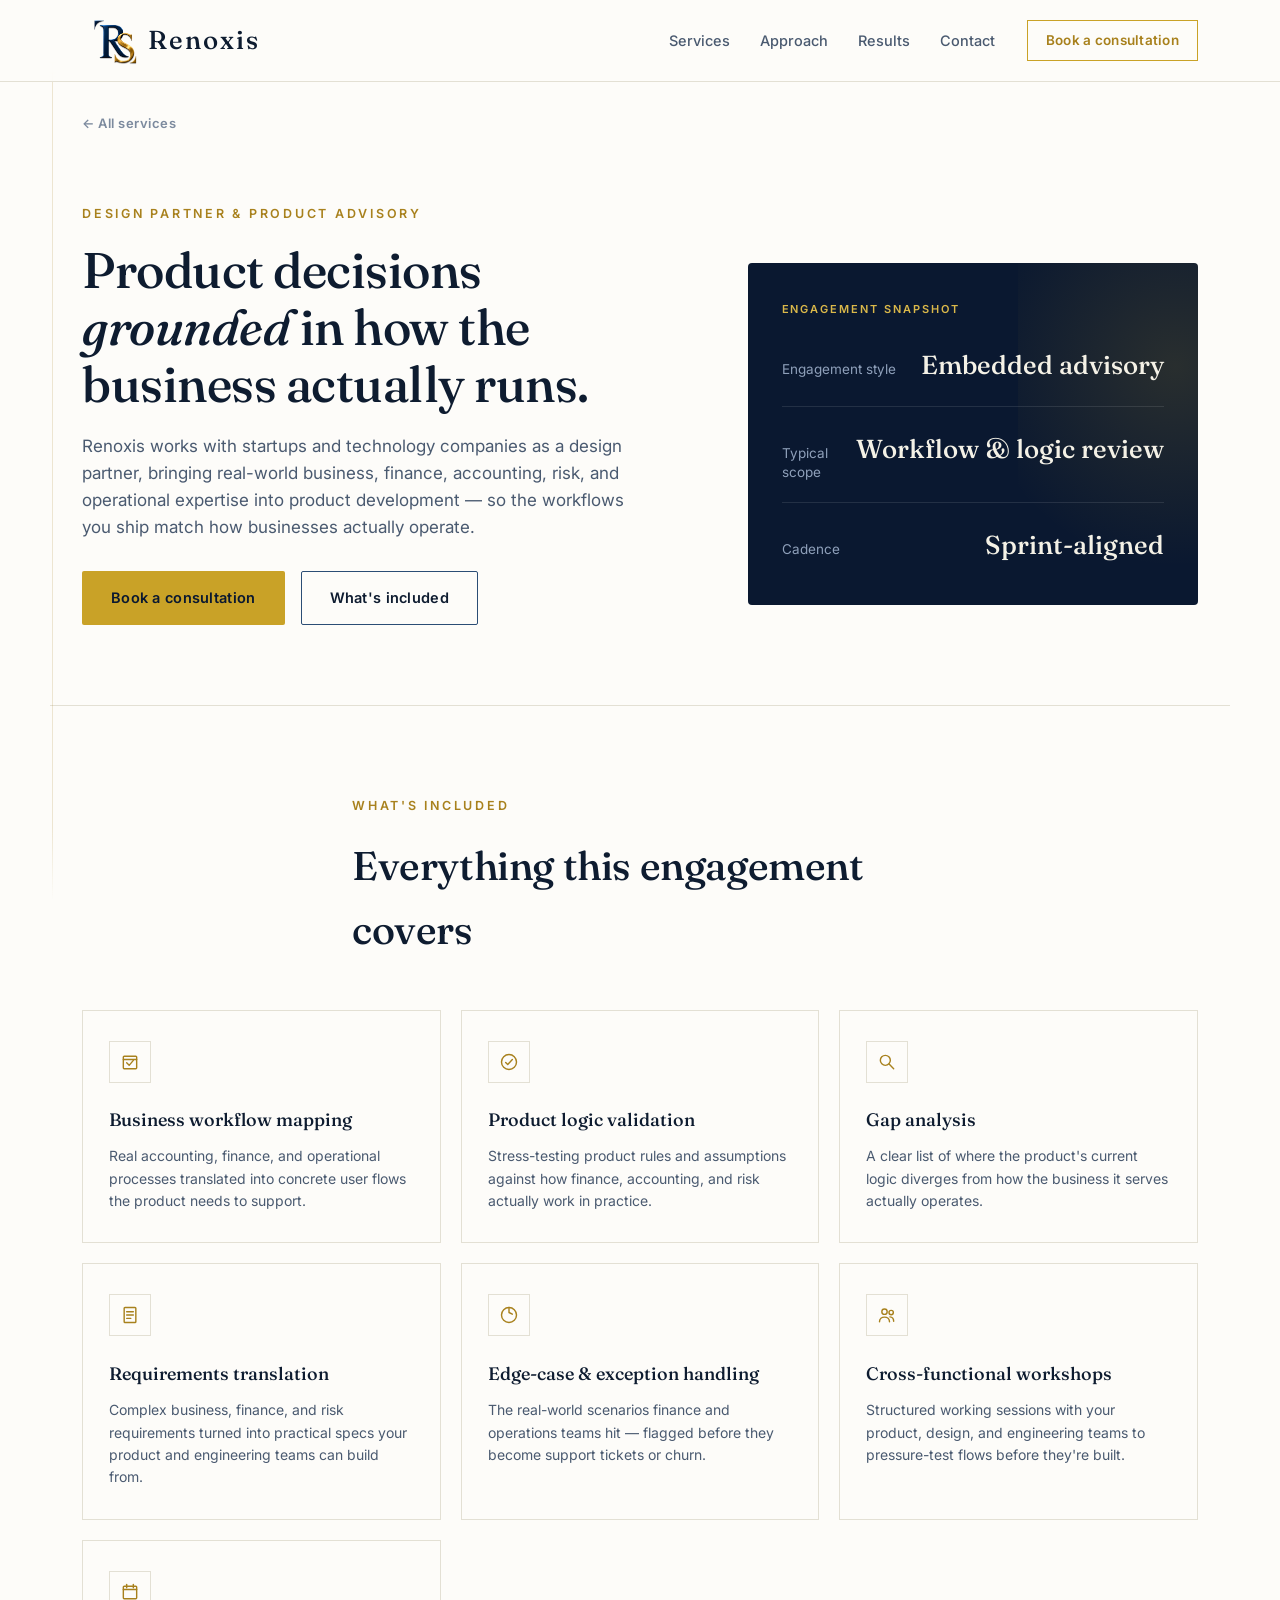
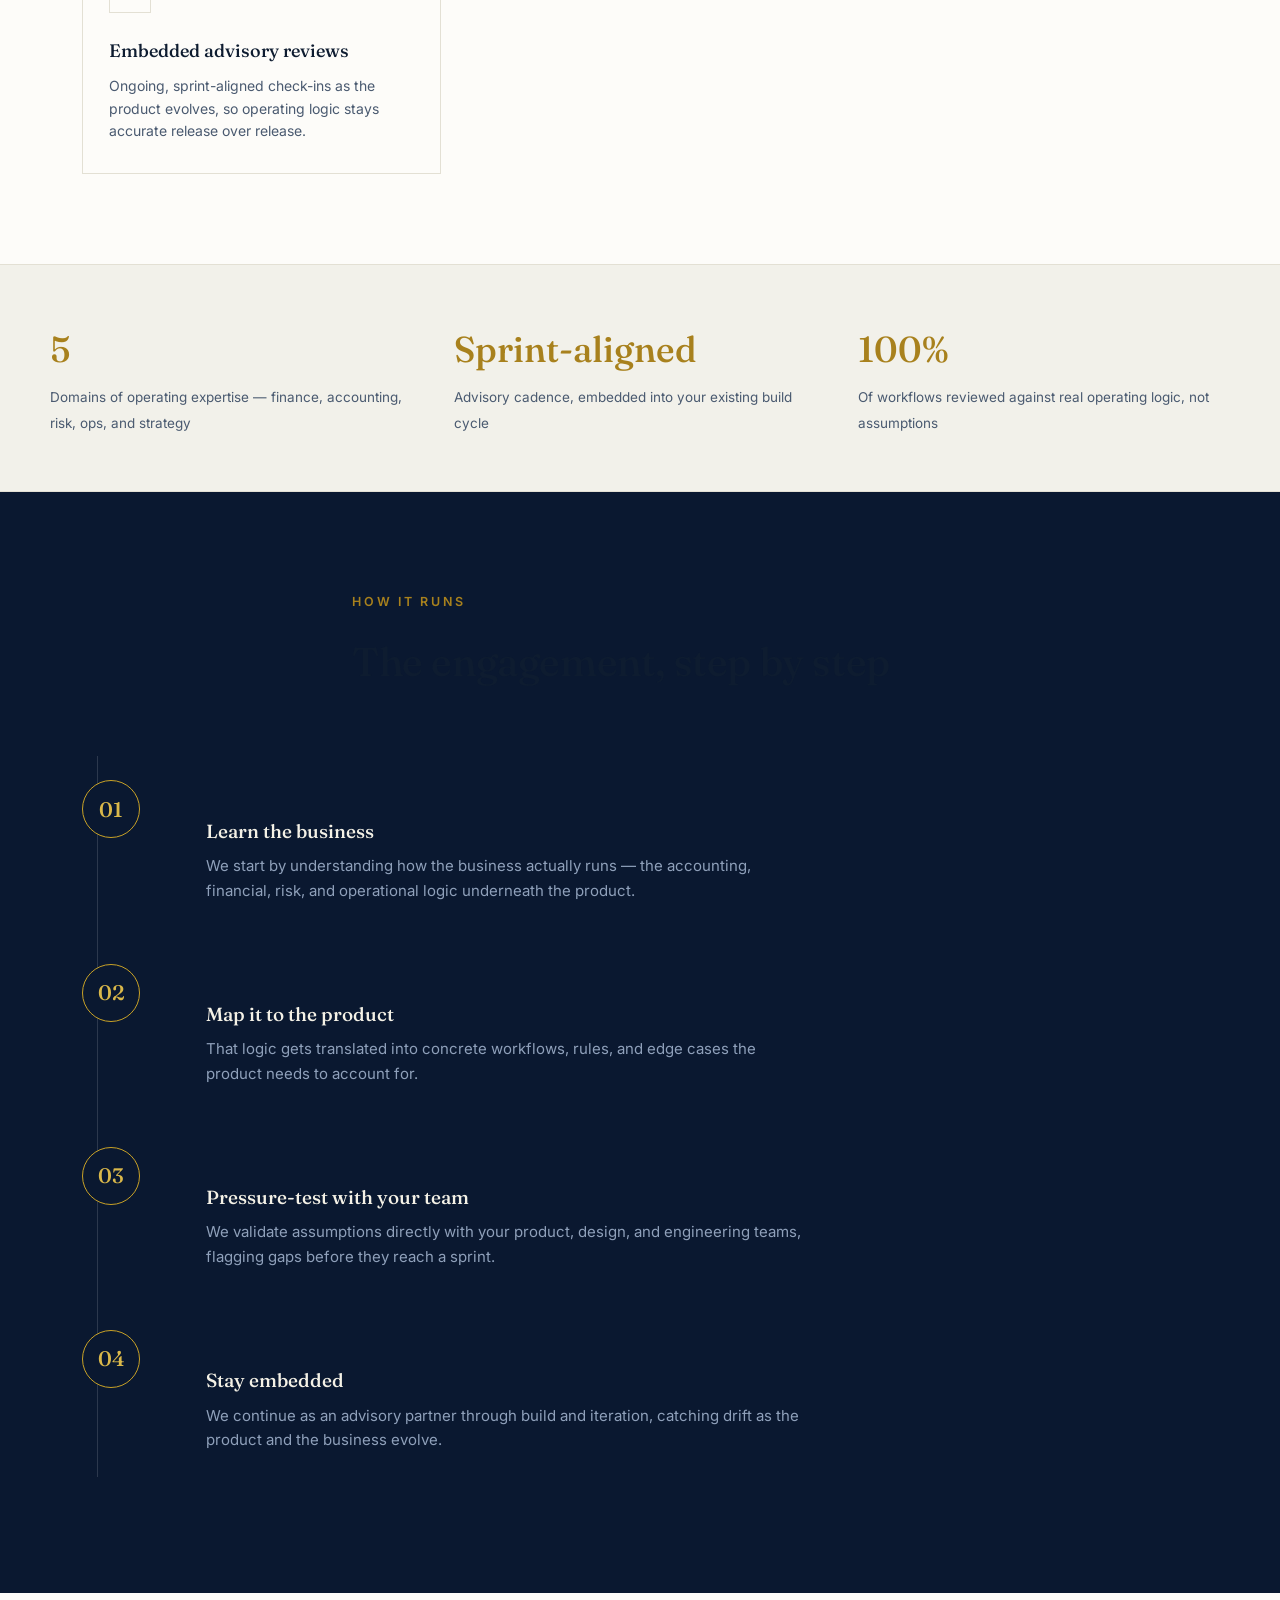
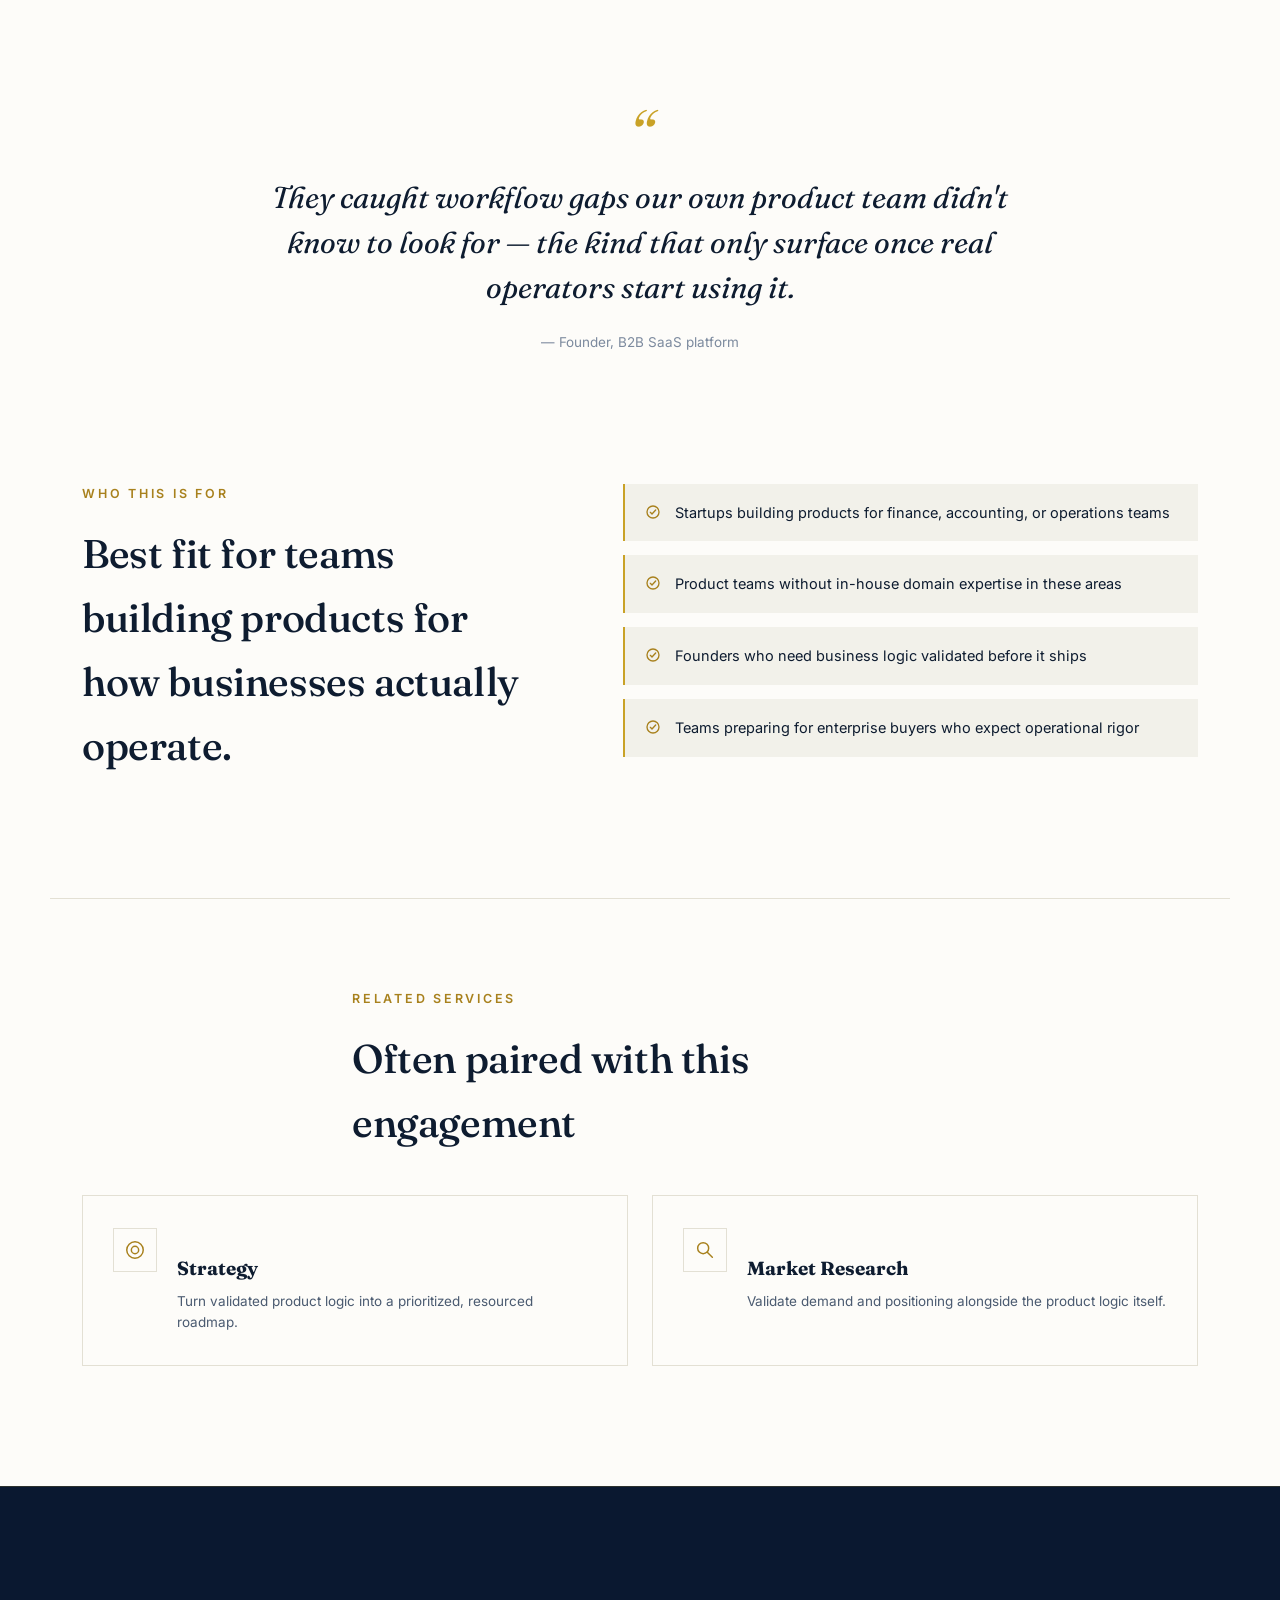
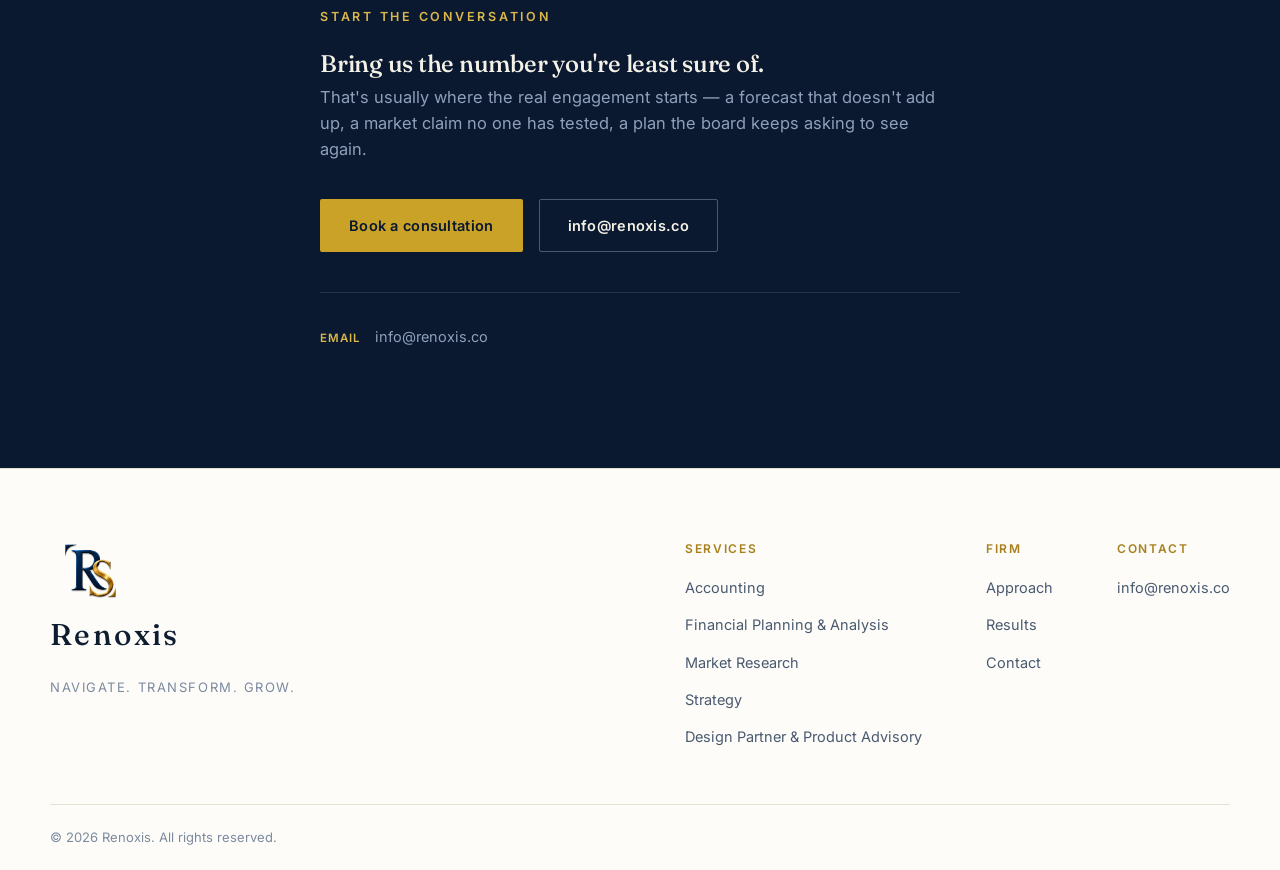
<file: services/design-partner-product-advisory/index.html>
<!DOCTYPE html>
<html lang="en">
<head>
<meta charset="UTF-8">
<meta name="viewport" content="width=device-width, initial-scale=1.0">
<title>Design Partner & Product Advisory for Startups | Renoxis</title>
<meta name="description" content="Renoxis partners with startups and tech companies as a design partner, bringing business, finance, accounting, risk, and operations expertise into product development.">
<link rel="canonical" href="https://renoxis.co/services/design-partner-product-advisory/">
<meta name="robots" content="index, follow">

<!-- Open Graph -->
<meta property="og:type" content="website">
<meta property="og:site_name" content="Renoxis">
<meta property="og:title" content="Design Partner & Product Advisory for Startups | Renoxis">
<meta property="og:description" content="Renoxis partners with startups and tech companies as a design partner, bringing business, finance, accounting, risk, and operations expertise into product development.">
<meta property="og:url" content="https://renoxis.co/services/design-partner-product-advisory/">
<meta property="og:image" content="https://renoxis.co/og-image.png">
<meta property="og:image:width" content="1200">
<meta property="og:image:height" content="630">
<meta property="og:locale" content="en_US">

<!-- Twitter Card -->
<meta name="twitter:card" content="summary_large_image">
<meta name="twitter:title" content="Design Partner & Product Advisory for Startups | Renoxis">
<meta name="twitter:description" content="Renoxis partners with startups and tech companies as a design partner, bringing business, finance, accounting, risk, and operations expertise into product development.">
<meta name="twitter:image" content="https://renoxis.co/og-image.png">

<!-- Favicons -->
<link rel="icon" href="../../favicon.ico" sizes="any">
<link rel="icon" type="image/png" sizes="32x32" href="../../favicon-32x32.png">
<link rel="icon" type="image/png" sizes="16x16" href="../../favicon-16x16.png">
<link rel="apple-touch-icon" href="../../apple-touch-icon.png">

<script type="application/ld+json">
{
  "@context": "https://schema.org",
  "@type": "ProfessionalService",
  "name": "Renoxis",
  "url": "https://renoxis.co/",
  "logo": "https://renoxis.co/apple-touch-icon.png",
  "image": "https://renoxis.co/og-image.png",
  "description": "Renoxis is a management consulting firm offering accounting, financial planning & analysis, market research, strategy, and product advisory services.",
  "priceRange": "$$",
  "sameAs": []
}
</script>
<script type="application/ld+json">
{
  "@context": "https://schema.org",
  "@type": "Service",
  "serviceType": "Design Partner & Product Advisory",
  "provider": {
    "@type": "ProfessionalService",
    "name": "Renoxis",
    "url": "https://renoxis.co/"
  },
  "areaServed": "US",
  "url": "https://renoxis.co/services/design-partner-product-advisory/",
  "description": "Renoxis partners with startups and tech companies as a design partner, bringing business, finance, accounting, risk, and operations expertise into product development."
}
</script>

<link rel="preconnect" href="https://fonts.googleapis.com">
<link rel="preconnect" href="https://fonts.gstatic.com" crossorigin>
<link href="https://fonts.googleapis.com/css2?family=Fraunces:ital,opsz,wght@0,9..144,300;0,9..144,400;0,9..144,500;0,9..144,600;1,9..144,400;1,9..144,500&family=Inter:wght@400;500;600&display=swap" rel="stylesheet">
<style>
/* ============ TOKENS ============ */
:root{
  --navy-950:#0a1830;
  --navy-900:#0e2140;
  --navy-850:#132a4d;
  --navy-800:#1a3358;
  --navy-700:#2b4d75;
  --navy-600:#3d5f86;

  --gold-600:#a8811d;
  --gold-500:#c9a227;
  --gold-400:#dab84a;
  --gold-300:#e8c468;
  --gold-100:#f4e4b8;

  --paper:#fdfcf9;
  --mist:#f2f1ea;
  --line:#e3e0d4;

  --ivory:#f4f1e6;
  --slate-400:#8fa0ba;
  --slate-500:#6f83a0;

  --ink:#0e1c30;
  --ink-soft:#4a5a70;
  --ink-faint:#7c8a9e;

  --serif:'Fraunces', Georgia, serif;
  --sans:'Inter', -apple-system, BlinkMacSystemFont, 'Segoe UI', sans-serif;

  --container:1180px;
  --radius:2px;
}

*{box-sizing:border-box;}
html{scroll-behavior:smooth;}
@media (prefers-reduced-motion: reduce){
  html{scroll-behavior:auto;}
  *{animation-duration:0.001ms !important; animation-iteration-count:1 !important; transition-duration:0.001ms !important;}
}

body{
  margin:0;
  background:var(--paper);
  color:var(--ink);
  font-family:var(--sans);
  font-size:16px;
  line-height:1.6;
  -webkit-font-smoothing:antialiased;
}

a{color:inherit; text-decoration:none;}
img{max-width:100%; display:block;}
h1,h2,h3{font-family:var(--serif); font-weight:500; margin:0; letter-spacing:-0.01em;}
p{margin:0;}

.eyebrow{
  font-family:var(--sans);
  font-size:12.5px;
  font-weight:600;
  letter-spacing:0.22em;
  text-transform:uppercase;
  color:var(--gold-600);
  margin:0 0 18px;
}

/* subtle fixed background rail evoking a ledger margin line */
.ledger-rail{
  position:fixed;
  top:0; bottom:0; left:52px;
  width:1px;
  background:linear-gradient(to bottom, transparent, rgba(168,129,29,0.18) 8%, rgba(168,129,29,0.18) 92%, transparent);
  z-index:0;
  pointer-events:none;
}
@media (max-width:900px){ .ledger-rail{display:none;} }

/* ============ REVEAL ANIM ============ */
.reveal{
  opacity:0;
  transform:translateY(18px);
  transition:opacity 0.7s ease, transform 0.7s ease;
}
.reveal.in{
  opacity:1;
  transform:translateY(0);
}

/* ============ NAV ============ */
.nav{
  position:sticky; top:0; z-index:50;
  background:rgba(253,252,249,0.88);
  backdrop-filter:blur(10px);
  border-bottom:1px solid var(--line);
}
.nav-inner{
  max-width:var(--container);
  margin:0 auto;
  padding:16px 32px;
  display:flex;
  align-items:center;
  gap:32px;
}
.brand{display:flex; align-items:center; gap:10px;}
.brand-mark{width:56px; height:auto;}
.brand-word{
  font-family:var(--serif);
  font-size:26px;
  font-weight:500;
  letter-spacing:0.08em;
  color:var(--ink);
}
.nav-links{
  display:flex; gap:30px;
  margin-left:auto;
  font-size:14.5px;
  font-weight:500;
  color:var(--ink-soft);
}
.nav-links a{transition:color 0.2s ease;}
.nav-links a:hover{color:var(--gold-600);}
.nav-cta{
  border:1px solid var(--gold-500);
  color:var(--gold-600);
  font-size:13.5px;
  font-weight:600;
  padding:9px 18px;
  letter-spacing:0.02em;
  transition:background 0.2s ease, color 0.2s ease;
  white-space:nowrap;
}
.nav-cta:hover{background:var(--gold-500); color:var(--navy-950);}
.nav-toggle{
  display:none;
  margin-left:auto;
  background:none; border:none; cursor:pointer;
  flex-direction:column; gap:5px; padding:6px;
}
.nav-toggle span{width:22px; height:1.5px; background:var(--ink);}
.nav-mobile{
  display:none;
  flex-direction:column;
  padding:8px 32px 24px;
  gap:18px;
  border-top:1px solid var(--line);
}
.nav-mobile a{font-size:15px; color:var(--ink-soft);}
.nav-cta-mobile{color:var(--gold-600); font-weight:600;}
.nav-mobile.open{display:flex;}

@media (max-width:860px){
  .nav-links, .nav-cta{display:none;}
  .nav-toggle{display:flex;}
}

/* ============ HERO ============ */
.hero{
  position:relative;
  max-width:var(--container);
  margin:0 auto;
  padding:104px 32px 40px;
}
.hero-inner{max-width:760px;}
.hero-title{
  font-size:clamp(38px, 5.4vw, 64px);
  line-height:1.12;
  color:var(--ink);
  margin-bottom:26px;
}
.hero-title em{
  font-style:italic;
  color:var(--gold-600);
  font-weight:400;
}
.hero-sub{
  font-size:18px;
  color:var(--ink-soft);
  max-width:560px;
  margin-bottom:36px;
}
.hero-actions{display:flex; gap:16px; flex-wrap:wrap;}

.btn{
  display:inline-flex;
  align-items:center;
  justify-content:center;
  padding:14px 28px;
  font-size:14.5px;
  font-weight:600;
  letter-spacing:0.02em;
  border-radius:var(--radius);
  transition:all 0.2s ease;
  border:1px solid transparent;
}
.btn-primary{
  background:var(--gold-500);
  color:var(--navy-950);
}
.btn-primary:hover{background:var(--gold-400); transform:translateY(-1px);}
.btn-ghost{
  border-color:var(--navy-700);
  color:var(--ink);
}
.btn-ghost:hover{border-color:var(--gold-500); color:var(--gold-600);}
.cta-band .btn-ghost{
  border-color:rgba(255,255,255,0.28);
  color:var(--ivory);
}
.cta-band .btn-ghost:hover{border-color:var(--gold-400); color:var(--gold-300);}

/* ledger signature strip */
.ledger{margin-top:88px;}
.ledger-line{position:relative; height:110px;}
.ledger-svg{position:absolute; top:0; left:0; width:100%; height:100%;}
.ledger-baseline{stroke:var(--line); stroke-width:1;}
.ledger-trace{
  fill:none;
  stroke:var(--gold-500);
  stroke-width:1.4;
  stroke-linecap:round;
  stroke-dasharray:1400;
  stroke-dashoffset:1400;
  animation:trace 2.4s ease forwards 0.4s;
}
@keyframes trace{ to{ stroke-dashoffset:0; } }
@media (prefers-reduced-motion: reduce){
  .ledger-trace{ stroke-dashoffset:0; animation:none; }
}

.tick{
  position:absolute;
  top:22px;
  display:flex;
  flex-direction:column;
  align-items:center;
  transform:translateX(-50%);
  text-align:center;
}
.tick-mark{
  width:1px; height:14px;
  background:var(--gold-500);
  margin-bottom:10px;
}
.tick-label{
  display:flex;
  flex-direction:column;
  font-size:12px;
  color:var(--ink-faint);
  white-space:nowrap;
}
.tick-label strong{
  font-family:var(--serif);
  font-size:19px;
  font-weight:600;
  color:var(--ink);
  margin-bottom:2px;
}
@media (max-width:700px){
  .ledger{margin-top:48px;}
  .ledger-line{
    height:auto;
    display:flex;
    flex-direction:column;
    gap:22px;
  }
  .ledger-svg{display:none;}
  .tick{
    position:static;
    transform:none;
    flex-direction:row;
    align-items:center;
    text-align:left;
    gap:14px;
  }
  .tick-mark{
    width:14px; height:1px;
    margin-bottom:0;
    flex-shrink:0;
  }
  .tick-label{
    flex-direction:row;
    align-items:baseline;
    gap:8px;
    white-space:normal;
    max-width:none;
  }
  .tick-label strong{margin-bottom:0;}
}

/* ============ SECTION HEAD (shared) ============ */
.section-head{
  max-width:640px;
  margin:0 auto 56px;
  padding:0 32px;
  text-align:left;
}
.section-head h2{
  font-size:clamp(28px, 3.4vw, 40px);
  color:var(--ink);
  margin-bottom:20px;
}
.section-lede{font-size:16.5px; color:var(--ink-soft);}

/* dark accent sections (approach, cta) override text colors */
.approach .section-head h2,
.cta-band .section-head h2,
.cta-inner h2{color:var(--ivory);}
.approach .section-lede,
.cta-band .section-lede,
.cta-inner .section-lede{color:var(--slate-400);}
.approach .eyebrow,
.cta-band .eyebrow{color:var(--gold-400);}

/* ============ SERVICES ============ */
.services{
  max-width:var(--container);
  margin:0 auto;
  padding:120px 32px 100px;
}
.service-grid{
  display:grid;
  grid-template-columns:repeat(4, 1fr);
  gap:1px;
  background:var(--line);
  border:1px solid var(--line);
}
.service-card{
  background:var(--paper);
  padding:38px 30px 42px;
  transition:background 0.25s ease;
}
.service-card:hover{background:var(--mist);}
.service-card{display:block; cursor:pointer;}
.service-card .learn-more{
  display:inline-flex;
  align-items:center;
  gap:6px;
  margin-top:18px;
  font-size:13px;
  font-weight:600;
  color:var(--gold-600);
  letter-spacing:0.02em;
}
.service-card .learn-more svg{width:13px; height:13px; transition:transform 0.2s ease;}
.service-card:hover .learn-more svg{transform:translateX(3px);}
.service-icon{
  width:38px; height:38px;
  fill:none;
  stroke:var(--gold-600);
  stroke-width:1.6;
  stroke-linecap:round;
  stroke-linejoin:round;
  margin-bottom:26px;
}
.service-icon .check{stroke:var(--gold-500);}
.service-card h3{
  font-size:19px;
  color:var(--ink);
  margin-bottom:12px;
  line-height:1.3;
}
.service-card p{
  font-size:14.5px;
  color:var(--ink-soft);
  line-height:1.65;
}
@media (max-width:980px){
  .service-grid{grid-template-columns:1fr 1fr;}
}
@media (max-width:600px){
  .service-grid{grid-template-columns:1fr;}
  .services{padding:80px 24px 70px;}
}

/* ============ APPROACH (dark accent block) ============ */
.approach{
  background:var(--navy-950);
  color:var(--ivory);
  padding:120px 0 130px;
}
.stages{
  position:relative;
  max-width:var(--container);
  margin:0 auto;
  padding:0 32px;
  display:grid;
  grid-template-columns:repeat(3, 1fr);
  gap:48px;
}
.stage-rail{
  position:absolute;
  top:-40px;
  left:32px; right:32px;
  height:1px;
  background:rgba(255,255,255,0.14);
}
.stage{position:relative; padding-top:8px;}
.stage-index{
  display:block;
  font-family:var(--sans);
  font-size:12px;
  font-weight:600;
  letter-spacing:0.18em;
  text-transform:uppercase;
  color:var(--gold-400);
  margin-bottom:16px;
}
.stage h3{
  font-size:28px;
  color:var(--ivory);
  margin-bottom:14px;
}
.stage p{
  font-size:15.5px;
  color:var(--slate-400);
  line-height:1.7;
}
@media (max-width:820px){
  .stages{grid-template-columns:1fr; gap:44px;}
  .stage-rail{display:none;}
}

/* ============ PROOF ============ */
.proof{
  max-width:var(--container);
  margin:0 auto;
  padding:120px 32px 90px;
}
.proof-inner{
  display:grid;
  grid-template-columns:repeat(3, 1fr);
  gap:40px;
  margin-bottom:90px;
}
.proof-stat{
  border-left:1px solid var(--line);
  padding-left:24px;
  display:flex;
  flex-direction:column;
}
.proof-number{
  font-family:var(--serif);
  font-size:52px;
  font-weight:500;
  color:var(--gold-600);
  line-height:1;
  margin-bottom:14px;
}
.proof-label{
  font-size:14px;
  color:var(--ink-soft);
  line-height:1.6;
}
@media (max-width:820px){
  .proof-inner{grid-template-columns:1fr; gap:32px;}
}

.quote{
  max-width:720px;
  margin:0 auto;
  text-align:left;
  border-top:1px solid var(--line);
  padding-top:48px;
}
.quote p{
  font-family:var(--serif);
  font-style:italic;
  font-size:clamp(20px, 2.4vw, 26px);
  color:var(--ink);
  line-height:1.5;
  margin-bottom:20px;
}
.quote footer{
  font-family:var(--sans);
  font-size:13.5px;
  color:var(--ink-faint);
  font-style:normal;
}

/* ============ CTA BAND ============ */
.cta-band{
  background:var(--navy-950);
  border-top:1px solid rgba(201,162,39,0.18);
  padding:120px 32px;
}
.cta-inner{
  max-width:640px;
  margin:0 auto;
  text-align:left;
}
.cta-inner .section-lede{margin-bottom:36px;}
.cta-contact-details{
  display:flex;
  flex-direction:column;
  gap:10px;
  margin-top:40px;
  padding-top:32px;
  border-top:1px solid rgba(255,255,255,0.12);
}
.cta-contact-details span{
  font-size:14.5px;
  color:var(--slate-400);
}
.cta-contact-details strong{
  font-family:var(--sans);
  font-weight:600;
  color:var(--gold-400);
  letter-spacing:0.08em;
  text-transform:uppercase;
  font-size:11.5px;
  margin-right:10px;
}
.cta-contact-details a{
  color:var(--slate-400);
  transition:color 0.2s ease;
}
.cta-contact-details a:hover{color:var(--gold-300);}

/* ============ FOOTER ============ */
.site-footer{
  background:var(--paper);
  border-top:1px solid var(--line);
  padding:70px 32px 0;
}
.footer-inner{
  max-width:var(--container);
  margin:0 auto;
  display:flex;
  justify-content:space-between;
  gap:60px;
  flex-wrap:wrap;
  padding-bottom:56px;
}
.footer-brand{display:flex; flex-direction:column; gap:12px; max-width:260px;}
.footer-brand .brand-mark{width:68px;}
.footer-brand{align-items:flex-start;}
.footer-brand .brand-word{font-size:30px; color:var(--ink);}
.footer-tagline{
  font-size:13px;
  letter-spacing:0.12em;
  text-transform:uppercase;
  color:var(--ink-faint);
  margin-top:6px;
}
.footer-cols{
  display:flex;
  gap:64px;
  flex-wrap:wrap;
}
.footer-col{display:flex; flex-direction:column; gap:14px;}
.footer-heading{
  font-size:12px;
  font-weight:600;
  letter-spacing:0.14em;
  text-transform:uppercase;
  color:var(--gold-600);
  margin-bottom:4px;
}
.footer-col a, .footer-static{
  font-size:14.5px;
  color:var(--ink-soft);
  transition:color 0.2s ease;
}
.footer-col a:hover{color:var(--gold-600);}
.footer-col-contact .footer-static{line-height:1.6;}
.footer-bottom{
  border-top:1px solid var(--line);
  padding:22px 0;
  max-width:var(--container);
  margin:0 auto;
  font-size:13px;
  color:var(--ink-faint);
}

/* ============ SERVICE DETAIL PAGES ============ */
.breadcrumb{
  max-width:var(--container);
  margin:0 auto;
  padding:28px 32px 0;
}
.breadcrumb a{
  display:inline-flex;
  align-items:center;
  gap:6px;
  font-size:13px;
  font-weight:600;
  letter-spacing:0.04em;
  color:var(--ink-faint);
  transition:color 0.2s ease;
}
.breadcrumb a:hover{color:var(--gold-600);}

/* ---- HERO: two-column with snapshot card ---- */
.service-hero{
  max-width:var(--container);
  margin:0 auto;
  padding:28px 32px 0;
  display:grid;
  grid-template-columns:1.15fr 0.85fr;
  gap:56px;
  align-items:center;
}
.service-hero-inner{padding:40px 0 80px;}
.service-hero h1{
  font-size:clamp(32px, 4vw, 50px);
  line-height:1.14;
  color:var(--ink);
  margin-bottom:20px;
}
.service-hero .hero-sub{margin-bottom:30px; font-size:17px;}

.snapshot-card{
  background:var(--navy-950);
  border-radius:4px;
  padding:38px 34px;
  position:relative;
  overflow:hidden;
}
.snapshot-card::before{
  content:'';
  position:absolute;
  top:-40%; right:-30%;
  width:70%; height:140%;
  background:radial-gradient(circle, rgba(201,162,39,0.16), transparent 70%);
  pointer-events:none;
}
.snapshot-label{
  font-size:11px;
  font-weight:600;
  letter-spacing:0.18em;
  text-transform:uppercase;
  color:var(--gold-400);
  margin-bottom:26px;
  position:relative;
}
.snapshot-stats{
  display:flex;
  flex-direction:column;
  gap:22px;
  position:relative;
}
.snapshot-stat{
  display:flex;
  align-items:baseline;
  justify-content:space-between;
  gap:16px;
  padding-bottom:20px;
  border-bottom:1px solid rgba(255,255,255,0.1);
}
.snapshot-stat:last-child{border-bottom:none; padding-bottom:0;}
.snapshot-stat .label{
  font-size:13.5px;
  color:var(--slate-400);
  line-height:1.4;
  max-width:150px;
}
.snapshot-stat .value{
  font-family:var(--serif);
  font-size:26px;
  font-weight:500;
  color:var(--ivory);
  white-space:nowrap;
}
@media (max-width:900px){
  .service-hero{grid-template-columns:1fr; gap:8px;}
  .service-hero-inner{padding-bottom:32px;}
  .snapshot-card{margin-bottom:56px;}
}

/* ---- INCLUDED: icon card grid ---- */
.include-section{
  max-width:var(--container);
  margin:0 auto;
  padding:90px 32px;
  border-top:1px solid var(--line);
}
.include-grid{
  display:grid;
  grid-template-columns:repeat(3, 1fr);
  gap:20px;
  margin-top:48px;
}
.include-item{
  background:var(--paper);
  border:1px solid var(--line);
  padding:30px 26px;
  transition:border-color 0.2s ease, transform 0.2s ease;
}
.include-item:hover{border-color:var(--gold-500); transform:translateY(-3px);}
.include-item .icon-wrap{
  width:42px; height:42px;
  display:flex; align-items:center; justify-content:center;
  border:1px solid var(--line);
  margin-bottom:20px;
}
.include-item .icon-wrap svg{
  width:20px; height:20px;
  stroke:var(--gold-600);
  fill:none;
  stroke-width:1.7;
  stroke-linecap:round;
  stroke-linejoin:round;
}
.include-item h4{
  font-family:var(--serif);
  font-size:18px;
  font-weight:500;
  color:var(--ink);
  margin-bottom:10px;
}
.include-item p{
  font-size:14px;
  color:var(--ink-soft);
  line-height:1.6;
}
@media (max-width:980px){
  .include-grid{grid-template-columns:1fr 1fr;}
}
@media (max-width:640px){
  .include-grid{grid-template-columns:1fr;}
  .include-section{padding:64px 24px;}
}

/* ---- STAT BAND ---- */
.stat-band{
  background:var(--mist);
  border-top:1px solid var(--line);
  border-bottom:1px solid var(--line);
  padding:56px 32px;
}
.stat-band-inner{
  max-width:var(--container);
  margin:0 auto;
  display:grid;
  grid-template-columns:repeat(3, 1fr);
  gap:32px;
}
.stat-band-item{text-align:left;}
.stat-band-item .num{
  display:block;
  font-family:var(--serif);
  font-size:36px;
  font-weight:500;
  color:var(--gold-600);
  margin-bottom:6px;
}
.stat-band-item .lbl{
  font-size:13.5px;
  color:var(--ink-soft);
  line-height:1.5;
}
@media (max-width:700px){
  .stat-band-inner{grid-template-columns:1fr; gap:24px;}
}

/* ---- PROCESS: visual timeline ---- */
.process-section{
  background:var(--navy-950);
  color:var(--ivory);
  padding:100px 0 110px;
}
.process-list{
  max-width:var(--container);
  margin:0 auto;
  padding:0 32px;
  position:relative;
}
.process-list::before{
  content:'';
  position:absolute;
  left:47px; top:6px; bottom:6px;
  width:1px;
  background:rgba(255,255,255,0.14);
}
@media (max-width:700px){ .process-list::before{left:19px;} }
.process-step{
  display:grid;
  grid-template-columns:96px 1fr;
  gap:28px;
  padding:30px 0;
  position:relative;
}
@media (max-width:700px){
  .process-step{grid-template-columns:40px 1fr; gap:18px;}
}
.process-step .step-num{
  width:58px; height:58px;
  border-radius:50%;
  border:1px solid var(--gold-500);
  background:var(--navy-950);
  display:flex; align-items:center; justify-content:center;
  font-family:var(--serif);
  font-size:21px;
  font-weight:500;
  color:var(--gold-400);
  position:relative;
  z-index:1;
}
@media (max-width:700px){
  .process-step .step-num{width:38px; height:38px; font-size:15px;}
}
.process-step h4{
  font-size:19px;
  color:var(--ivory);
  margin-bottom:8px;
  font-family:var(--serif);
  font-weight:500;
  padding-top:10px;
}
.process-step p{
  font-size:15px;
  color:var(--slate-400);
  line-height:1.65;
  max-width:600px;
}

/* ---- PULL QUOTE ---- */
.pull-quote{
  max-width:820px;
  margin:0 auto;
  padding:110px 32px;
  text-align:center;
}
.pull-quote .mark{
  font-family:var(--serif);
  font-size:64px;
  color:var(--gold-500);
  line-height:1;
  margin-bottom:8px;
}
.pull-quote p{
  font-family:var(--serif);
  font-style:italic;
  font-size:clamp(22px, 3vw, 30px);
  color:var(--ink);
  line-height:1.5;
  margin-bottom:22px;
}
.pull-quote footer{
  font-size:13.5px;
  color:var(--ink-faint);
  font-style:normal;
}

/* ---- WHO IT'S FOR: chip layout ---- */
.who-section{
  max-width:var(--container);
  margin:0 auto;
  padding:20px 32px 100px;
  display:grid;
  grid-template-columns:0.9fr 1.1fr;
  gap:70px;
  align-items:start;
}
.who-section .section-head{padding:0; margin:0; max-width:none;}
.who-section .section-lede{margin-bottom:0;}
.who-chips{
  display:flex;
  flex-direction:column;
  gap:14px;
}
.who-chip{
  display:flex;
  align-items:flex-start;
  gap:14px;
  padding:18px 20px;
  background:var(--mist);
  border-left:2px solid var(--gold-500);
}
.who-chip svg{
  width:16px; height:16px;
  stroke:var(--gold-600);
  fill:none;
  stroke-width:2;
  flex-shrink:0;
  margin-top:2px;
}
.who-chip span{
  font-size:14.5px;
  color:var(--ink);
  line-height:1.5;
}
@media (max-width:860px){
  .who-section{grid-template-columns:1fr; gap:32px;}
}

/* ---- RELATED SERVICES ---- */
.related-services{
  max-width:var(--container);
  margin:0 auto;
  padding:90px 32px 120px;
  border-top:1px solid var(--line);
}
.related-grid{
  display:grid;
  grid-template-columns:repeat(2, 1fr);
  gap:24px;
  margin-top:40px;
}
.related-card{
  border:1px solid var(--line);
  padding:32px 30px;
  transition:border-color 0.2s ease, background 0.2s ease, transform 0.2s ease;
  display:flex;
  gap:20px;
  align-items:flex-start;
}
.related-card:hover{border-color:var(--gold-500); background:var(--mist); transform:translateY(-2px);}
.related-card .icon-wrap{
  width:44px; height:44px;
  flex-shrink:0;
  display:flex; align-items:center; justify-content:center;
  border:1px solid var(--line);
}
.related-card .icon-wrap svg{
  width:22px; height:22px;
  stroke:var(--gold-600);
  fill:none;
  stroke-width:1.6;
  stroke-linecap:round;
  stroke-linejoin:round;
}
.related-card h4{
  font-family:var(--serif);
  font-size:19px;
  color:var(--ink);
  margin-bottom:8px;
}
.related-card p{font-size:13.5px; color:var(--ink-soft); line-height:1.55;}
@media (max-width:700px){
  .related-grid{grid-template-columns:1fr;}
}

</style>
</head>
<body>

<div class="ledger-rail" aria-hidden="true"></div>

<header class="nav" id="nav">
  <div class="nav-inner">
    <a class="brand" href="../../index.html">
      <img class="brand-mark" src="[data-uri]" alt="Renoxis logo" />
      <span class="brand-word">Renoxis</span>
    </a>
    <nav class="nav-links" aria-label="Primary">
      <a href="../../index.html#services">Services</a>
      <a href="../../index.html#approach">Approach</a>
      <a href="../../index.html#proof">Results</a>
      <a href="../../index.html#contact">Contact</a>
    </nav>
    <a class="nav-cta" href="../../index.html#contact">Book a consultation</a>
    <button class="nav-toggle" id="navToggle" aria-label="Toggle menu" aria-expanded="false">
      <span></span><span></span><span></span>
    </button>
  </div>
  <div class="nav-mobile" id="navMobile">
    <a href="../../index.html#services">Services</a>
    <a href="../../index.html#approach">Approach</a>
    <a href="../../index.html#proof">Results</a>
    <a href="../../index.html#contact">Contact</a>
    <a class="nav-cta-mobile" href="../../index.html#contact">Book a consultation</a>
  </div>
</header>

<main>
  <div class="breadcrumb reveal">
    <a href="../../index.html#services">&larr; All services</a>
  </div>

  <section class="service-hero">
    <div class="service-hero-inner">
      <p class="eyebrow reveal">Design Partner &amp; Product Advisory</p>
      <h1 class="reveal">Product decisions <em>grounded</em> in how the business actually runs.</h1>
      <p class="hero-sub reveal">Renoxis works with startups and technology companies as a design partner, bringing real-world business, finance, accounting, risk, and operational expertise into product development — so the workflows you ship match how businesses actually operate.</p>
      <div class="hero-actions reveal">
        <a href="../../index.html#contact" class="btn btn-primary">Book a consultation</a>
        <a href="#included" class="btn btn-ghost">What's included</a>
      </div>
    </div>
    <div class="snapshot-card reveal">
      <p class="snapshot-label">Engagement snapshot</p>
      <div class="snapshot-stats">
          <div class="snapshot-stat">
            <span class="label">Engagement style</span>
            <span class="value">Embedded advisory</span>
          </div>
          <div class="snapshot-stat">
            <span class="label">Typical scope</span>
            <span class="value">Workflow &amp; logic review</span>
          </div>
          <div class="snapshot-stat">
            <span class="label">Cadence</span>
            <span class="value">Sprint-aligned</span>
          </div>
      </div>
    </div>
  </section>

  <section class="include-section" id="included">
    <div class="section-head reveal" style="margin-bottom:0;">
      <p class="eyebrow">What's included</p>
      <h2>Everything this engagement covers</h2>
    </div>
    <div class="include-grid">
        <div class="include-item reveal">
          <div class="icon-wrap"><svg viewBox="0 0 24 24" fill="none" stroke-linecap="round" stroke-linejoin="round"><rect x="4" y="5" width="16" height="15" rx="1"/><line x1="4" y1="9" x2="20" y2="9"/><path d="M8 13l3 3 5-6"/></svg></div>
          <h4>Business workflow mapping</h4>
          <p>Real accounting, finance, and operational processes translated into concrete user flows the product needs to support.</p>
        </div>
        <div class="include-item reveal">
          <div class="icon-wrap"><svg viewBox="0 0 24 24" fill="none" stroke-linecap="round" stroke-linejoin="round"><circle cx="12" cy="12" r="9"/><path d="M8 12.5l2.5 2.5 5.5-6"/></svg></div>
          <h4>Product logic validation</h4>
          <p>Stress-testing product rules and assumptions against how finance, accounting, and risk actually work in practice.</p>
        </div>
        <div class="include-item reveal">
          <div class="icon-wrap"><svg viewBox="0 0 24 24" fill="none" stroke-linecap="round" stroke-linejoin="round"><circle cx="10" cy="10" r="6"/><line x1="14.5" y1="14.5" x2="20" y2="20"/></svg></div>
          <h4>Gap analysis</h4>
          <p>A clear list of where the product's current logic diverges from how the business it serves actually operates.</p>
        </div>
        <div class="include-item reveal">
          <div class="icon-wrap"><svg viewBox="0 0 24 24" fill="none" stroke-linecap="round" stroke-linejoin="round"><rect x="5" y="3" width="14" height="18" rx="1"/><line x1="8" y1="8" x2="16" y2="8"/><line x1="8" y1="12" x2="16" y2="12"/><line x1="8" y1="16" x2="13" y2="16"/></svg></div>
          <h4>Requirements translation</h4>
          <p>Complex business, finance, and risk requirements turned into practical specs your product and engineering teams can build from.</p>
        </div>
        <div class="include-item reveal">
          <div class="icon-wrap"><svg viewBox="0 0 24 24" fill="none" stroke-linecap="round" stroke-linejoin="round"><path d="M12 3v6l4 2"/><circle cx="12" cy="12" r="9"/></svg></div>
          <h4>Edge-case &amp; exception handling</h4>
          <p>The real-world scenarios finance and operations teams hit — flagged before they become support tickets or churn.</p>
        </div>
        <div class="include-item reveal">
          <div class="icon-wrap"><svg viewBox="0 0 24 24" fill="none" stroke-linecap="round" stroke-linejoin="round"><circle cx="9" cy="8" r="3.2"/><path d="M3 20c0-3.3 2.7-5.5 6-5.5s6 2.2 6 5.5"/><circle cx="17" cy="9" r="2.6"/><path d="M15.5 14.3c2.5.3 4.5 2.3 4.5 5.2"/></svg></div>
          <h4>Cross-functional workshops</h4>
          <p>Structured working sessions with your product, design, and engineering teams to pressure-test flows before they're built.</p>
        </div>
        <div class="include-item reveal">
          <div class="icon-wrap"><svg viewBox="0 0 24 24" fill="none" stroke-linecap="round" stroke-linejoin="round"><rect x="4" y="5" width="16" height="15" rx="1"/><line x1="4" y1="9" x2="20" y2="9"/><line x1="8" y1="3" x2="8" y2="7"/><line x1="16" y1="3" x2="16" y2="7"/></svg></div>
          <h4>Embedded advisory reviews</h4>
          <p>Ongoing, sprint-aligned check-ins as the product evolves, so operating logic stays accurate release over release.</p>
        </div>
    </div>
  </section>

  <section class="stat-band">
    <div class="stat-band-inner">
        <div class="stat-band-item reveal">
          <span class="num">5</span>
          <span class="lbl">Domains of operating expertise — finance, accounting, risk, ops, and strategy</span>
        </div>
        <div class="stat-band-item reveal">
          <span class="num">Sprint-aligned</span>
          <span class="lbl">Advisory cadence, embedded into your existing build cycle</span>
        </div>
        <div class="stat-band-item reveal">
          <span class="num">100%</span>
          <span class="lbl">Of workflows reviewed against real operating logic, not assumptions</span>
        </div>
    </div>
  </section>

  <section class="process-section">
    <div class="section-head reveal light">
      <p class="eyebrow">How it runs</p>
      <h2>The engagement, step by step</h2>
    </div>
    <div class="process-list">
        <div class="process-step reveal">
          <span class="step-num">01</span>
          <div>
            <h4>Learn the business</h4>
            <p>We start by understanding how the business actually runs — the accounting, financial, risk, and operational logic underneath the product.</p>
          </div>
        </div>
        <div class="process-step reveal">
          <span class="step-num">02</span>
          <div>
            <h4>Map it to the product</h4>
            <p>That logic gets translated into concrete workflows, rules, and edge cases the product needs to account for.</p>
          </div>
        </div>
        <div class="process-step reveal">
          <span class="step-num">03</span>
          <div>
            <h4>Pressure-test with your team</h4>
            <p>We validate assumptions directly with your product, design, and engineering teams, flagging gaps before they reach a sprint.</p>
          </div>
        </div>
        <div class="process-step reveal">
          <span class="step-num">04</span>
          <div>
            <h4>Stay embedded</h4>
            <p>We continue as an advisory partner through build and iteration, catching drift as the product and the business evolve.</p>
          </div>
        </div>
    </div>
  </section>

  <section class="pull-quote reveal">
    <p class="mark">&ldquo;</p>
    <p>They caught workflow gaps our own product team didn't know to look for — the kind that only surface once real operators start using it.</p>
    <footer>&mdash; Founder, B2B SaaS platform</footer>
  </section>

  <section class="who-section">
    <div class="section-head reveal">
      <p class="eyebrow">Who this is for</p>
      <h2>Best fit for teams building products for how businesses actually operate.</h2>
    </div>
    <div class="who-chips">
          <div class="who-chip reveal">
            <svg viewBox="0 0 24 24" fill="none" stroke-linecap="round" stroke-linejoin="round"><circle cx="12" cy="12" r="9"/><path d="M8 12.5l2.5 2.5 5.5-6"/></svg>
            <span>Startups building products for finance, accounting, or operations teams</span>
          </div>
          <div class="who-chip reveal">
            <svg viewBox="0 0 24 24" fill="none" stroke-linecap="round" stroke-linejoin="round"><circle cx="12" cy="12" r="9"/><path d="M8 12.5l2.5 2.5 5.5-6"/></svg>
            <span>Product teams without in-house domain expertise in these areas</span>
          </div>
          <div class="who-chip reveal">
            <svg viewBox="0 0 24 24" fill="none" stroke-linecap="round" stroke-linejoin="round"><circle cx="12" cy="12" r="9"/><path d="M8 12.5l2.5 2.5 5.5-6"/></svg>
            <span>Founders who need business logic validated before it ships</span>
          </div>
          <div class="who-chip reveal">
            <svg viewBox="0 0 24 24" fill="none" stroke-linecap="round" stroke-linejoin="round"><circle cx="12" cy="12" r="9"/><path d="M8 12.5l2.5 2.5 5.5-6"/></svg>
            <span>Teams preparing for enterprise buyers who expect operational rigor</span>
          </div>
    </div>
  </section>

  <section class="related-services">
    <div class="section-head reveal" style="margin-bottom:0;">
      <p class="eyebrow">Related services</p>
      <h2>Often paired with this engagement</h2>
    </div>
    <div class="related-grid">
        <a href="../strategy/" class="related-card">
          <div class="icon-wrap"><svg viewBox="0 0 24 24" fill="none" stroke-linecap="round" stroke-linejoin="round"><circle cx="12" cy="12" r="9"/><circle cx="12" cy="12" r="4"/></svg></div>
          <div>
            <h4>Strategy</h4>
            <p>Turn validated product logic into a prioritized, resourced roadmap.</p>
          </div>
        </a>
        <a href="../market-research/" class="related-card">
          <div class="icon-wrap"><svg viewBox="0 0 24 24" fill="none" stroke-linecap="round" stroke-linejoin="round"><circle cx="10" cy="10" r="6"/><line x1="14.5" y1="14.5" x2="20" y2="20"/></svg></div>
          <div>
            <h4>Market Research</h4>
            <p>Validate demand and positioning alongside the product logic itself.</p>
          </div>
        </a>
    </div>
  </section>

  <section class="cta-band" id="contact">
    <div class="cta-inner reveal">
      <p class="eyebrow">Start the conversation</p>
      <h2>Bring us the number you're least sure of.</h2>
      <p class="section-lede">
        That's usually where the real engagement starts — a forecast that
        doesn't add up, a market claim no one has tested, a plan the board
        keeps asking to see again.
      </p>
      <div class="hero-actions">
        <a href="mailto:info@renoxis.co" class="btn btn-primary">Book a consultation</a>
        <a href="mailto:info@renoxis.co" class="btn btn-ghost">info@renoxis.co</a>
      </div>
      <div class="cta-contact-details">
        <span><strong>Email</strong> <a href="mailto:info@renoxis.co">info@renoxis.co</a></span>
      </div>
    </div>
  </section>
</main>

<footer class="site-footer">
  <div class="footer-inner">
    <div class="footer-brand">
      <img class="brand-mark" src="[data-uri]" alt="Renoxis logo" />
      <span class="brand-word">Renoxis</span>
      <p class="footer-tagline">Navigate. Transform. Grow.</p>
    </div>
    <div class="footer-cols">
      <div class="footer-col">
        <span class="footer-heading">Services</span>
        <a href="../accounting/">Accounting</a>
        <a href="../financial-planning-analysis/">Financial Planning &amp; Analysis</a>
        <a href="../market-research/">Market Research</a>
        <a href="../strategy/">Strategy</a>
        <a href="../design-partner-product-advisory/">Design Partner &amp; Product Advisory</a>
      </div>
      <div class="footer-col">
        <span class="footer-heading">Firm</span>
        <a href="../../index.html#approach">Approach</a>
        <a href="../../index.html#proof">Results</a>
        <a href="../../index.html#contact">Contact</a>
      </div>
      <div class="footer-col footer-col-contact">
        <span class="footer-heading">Contact</span>
        <a href="mailto:info@renoxis.co">info@renoxis.co</a>
      </div>
    </div>
  </div>
  <div class="footer-bottom">
    <span>&copy; 2026 Renoxis. All rights reserved.</span>
  </div>
</footer>
<script>
// Mobile nav toggle
const navToggle = document.getElementById('navToggle');
const navMobile = document.getElementById('navMobile');
if(navToggle){
  navToggle.addEventListener('click', () => {
    const isOpen = navMobile.classList.toggle('open');
    navToggle.setAttribute('aria-expanded', isOpen);
  });
  navMobile.querySelectorAll('a').forEach(a=>{
    a.addEventListener('click', ()=> {
      navMobile.classList.remove('open');
      navToggle.setAttribute('aria-expanded','false');
    });
  });
}

// Scroll reveal
const revealEls = document.querySelectorAll('.reveal');
if('IntersectionObserver' in window){
  const io = new IntersectionObserver((entries)=>{
    entries.forEach(entry=>{
      if(entry.isIntersecting){
        entry.target.classList.add('in');
        io.unobserve(entry.target);
      }
    });
  }, {threshold:0.12, rootMargin:'0px 0px -40px 0px'});
  revealEls.forEach(el=>io.observe(el));
} else {
  revealEls.forEach(el=>el.classList.add('in'));
}

</script>
</body>
</html>
</file>
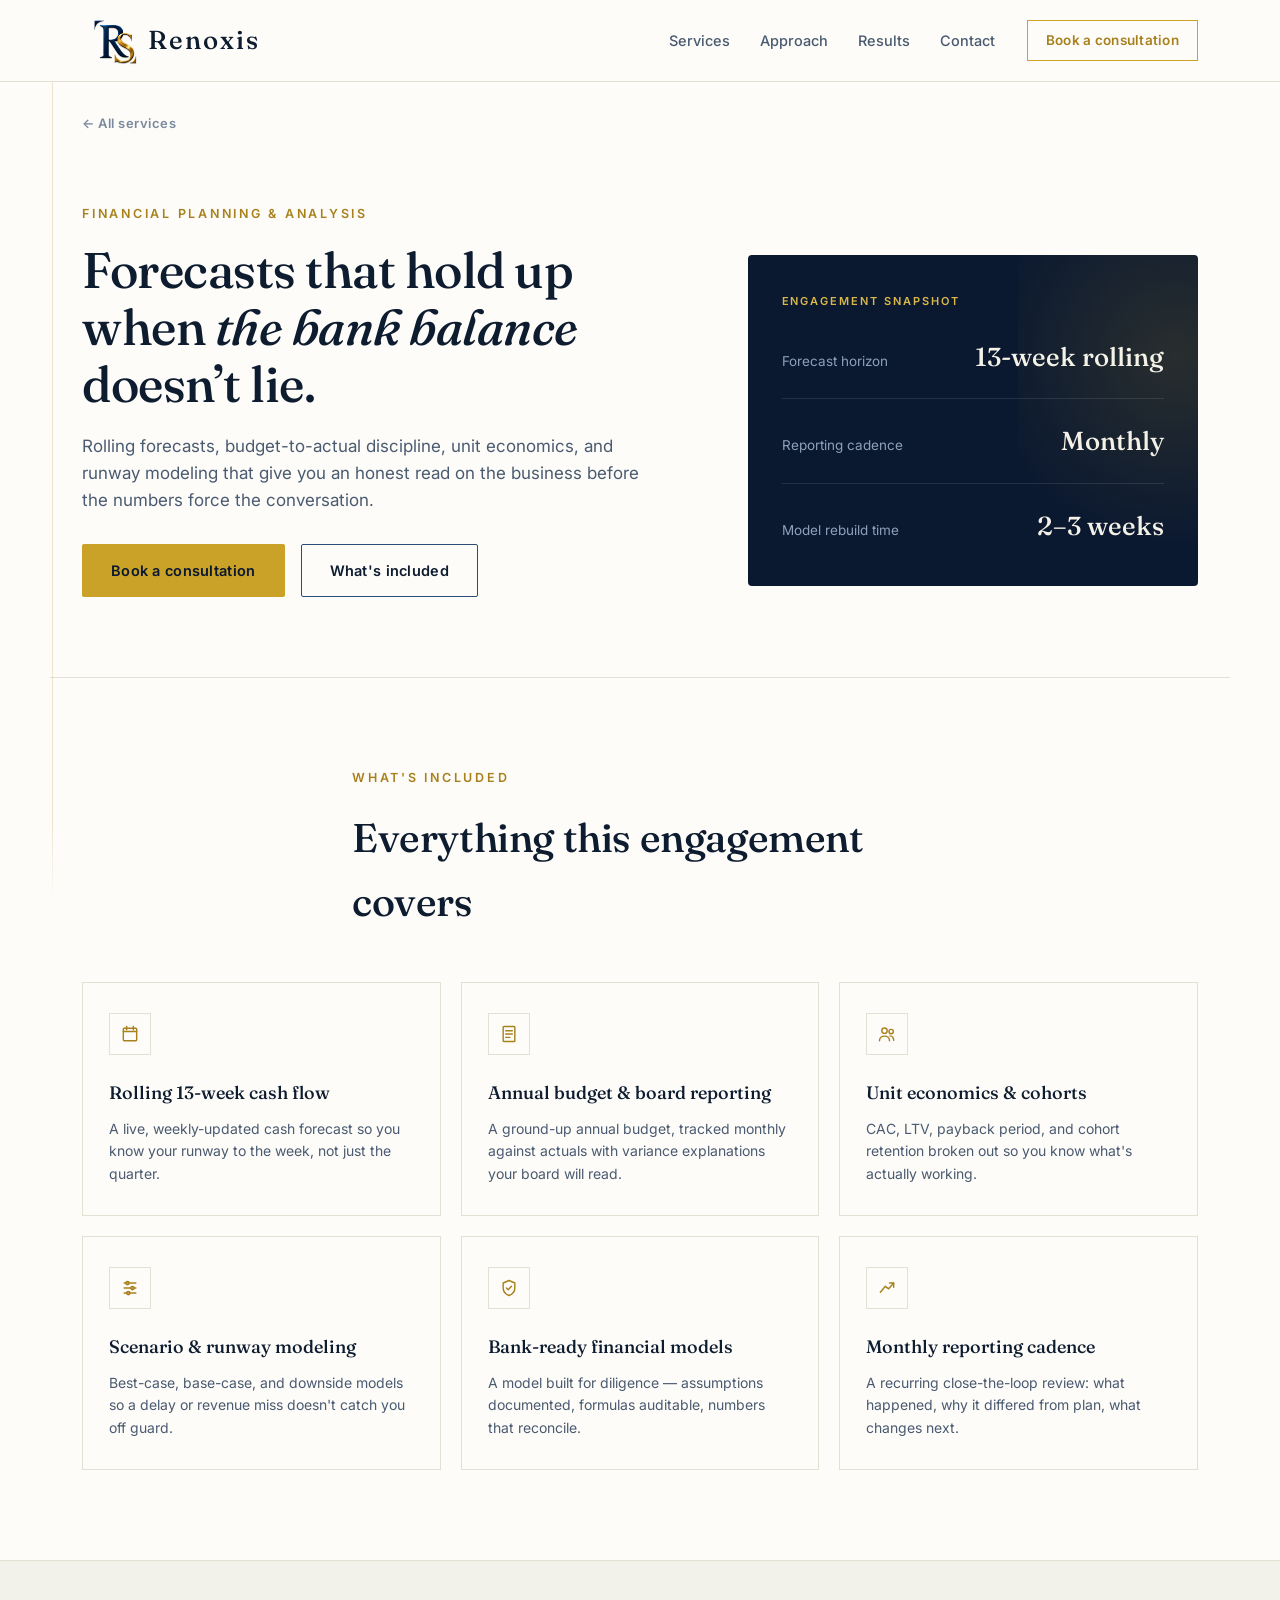
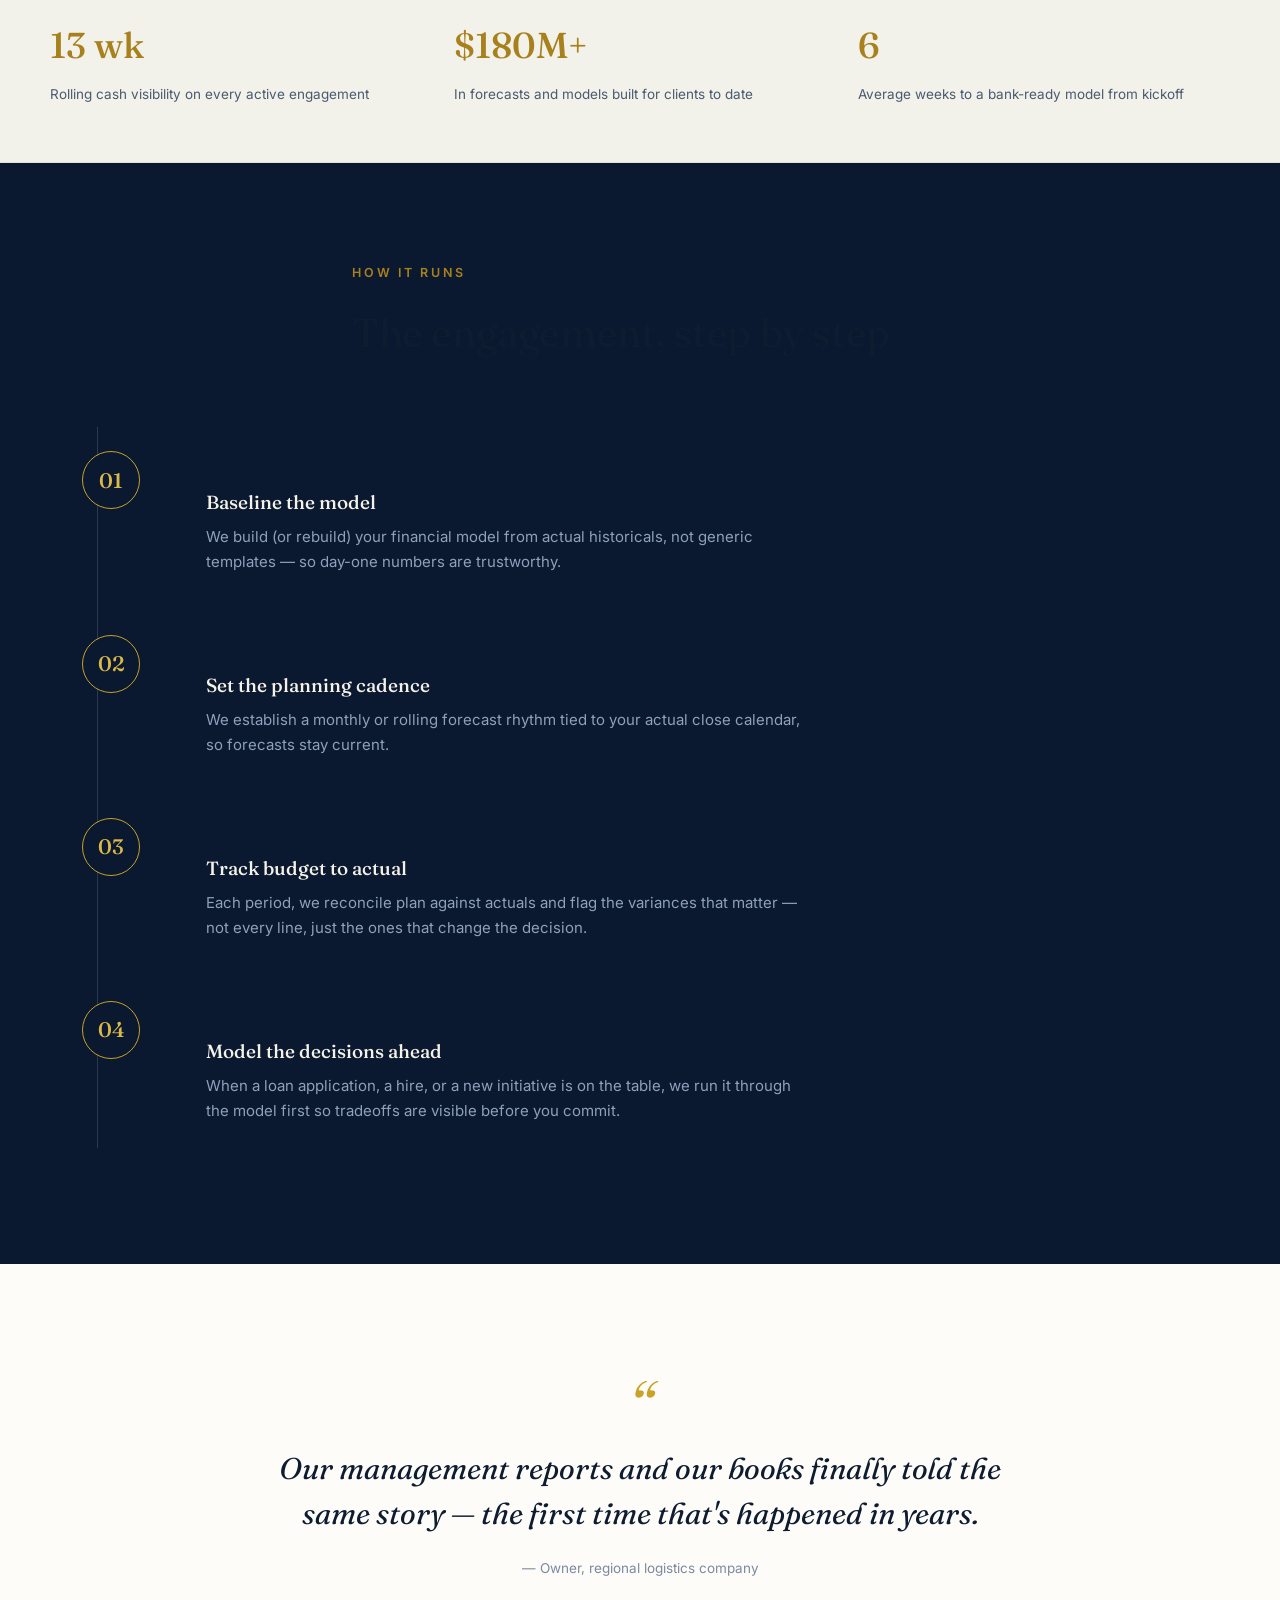
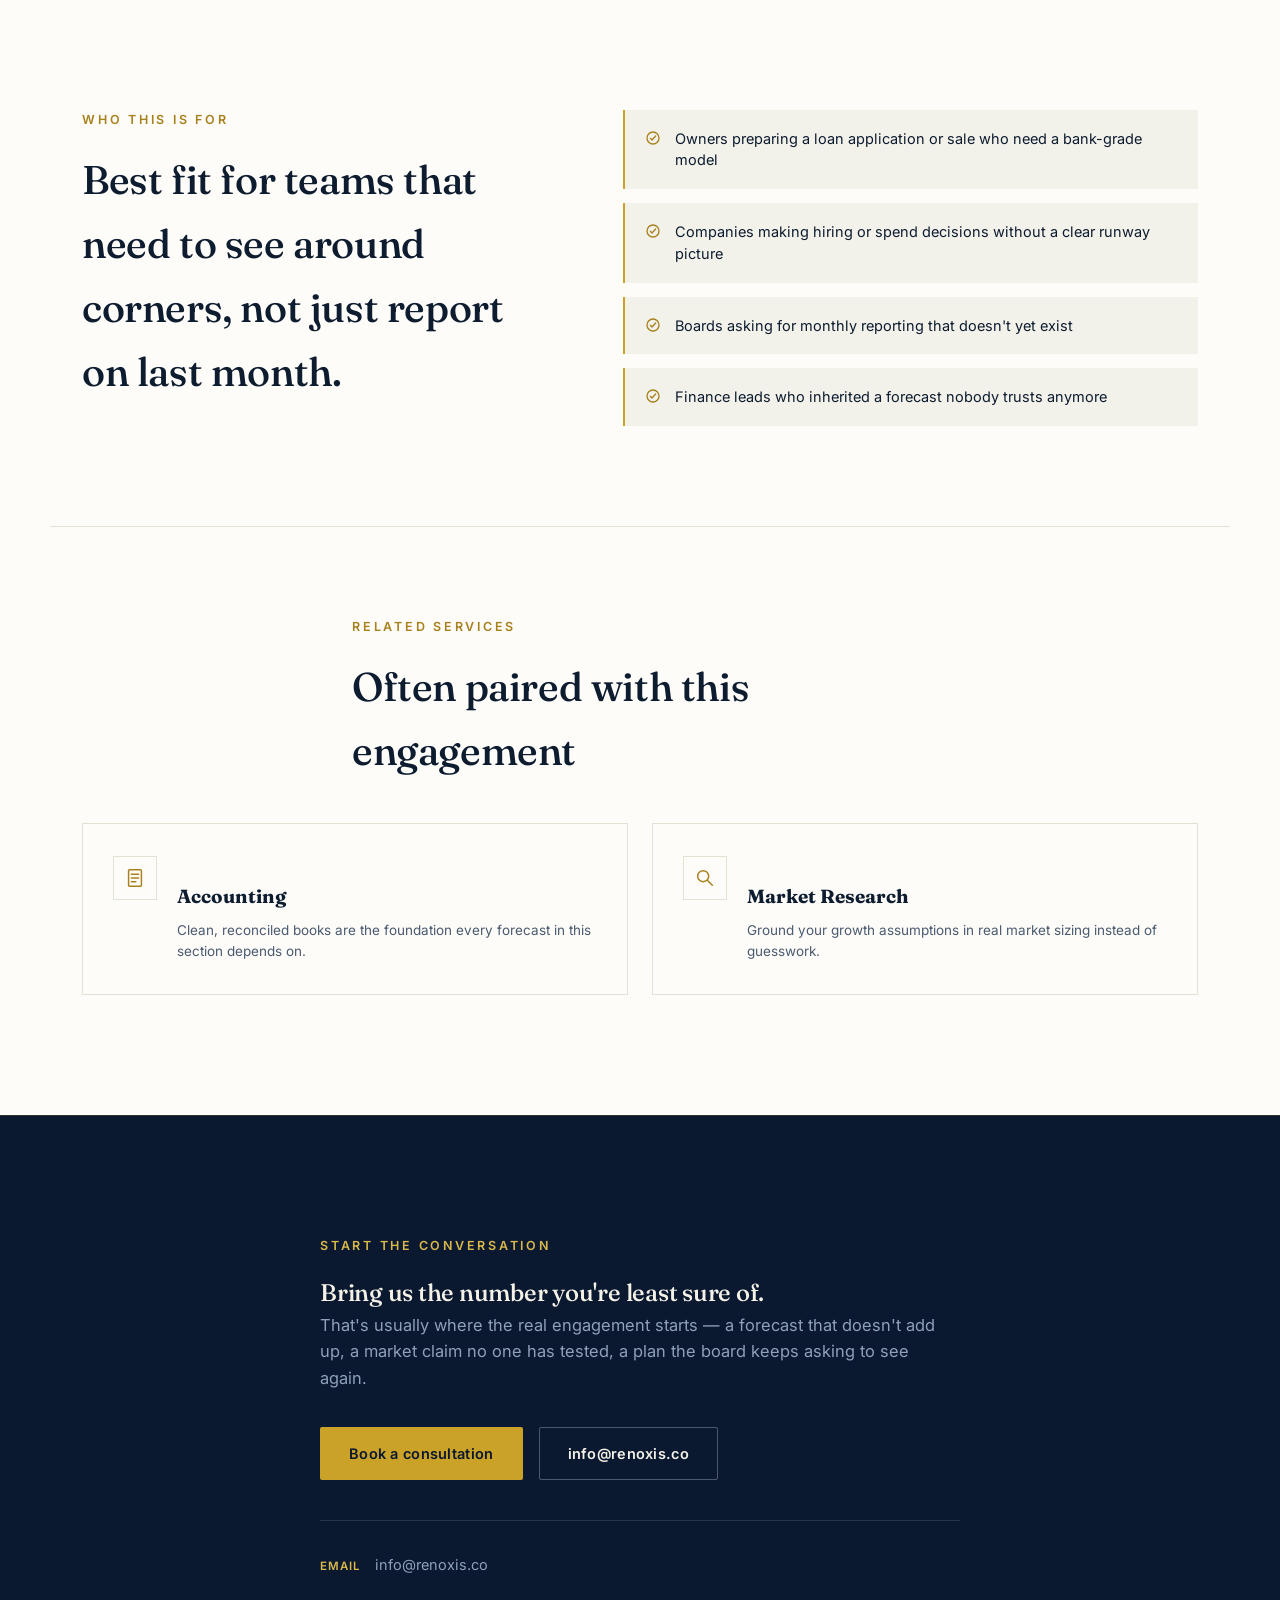
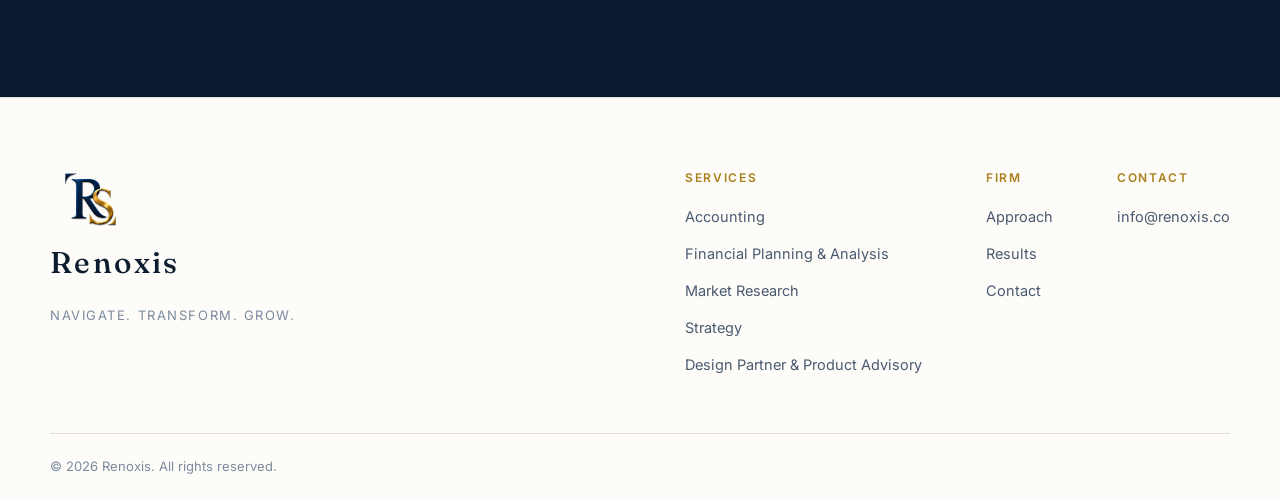
<file: services/financial-planning-analysis/index.html>
<!DOCTYPE html>
<html lang="en">
<head>
<meta charset="UTF-8">
<meta name="viewport" content="width=device-width, initial-scale=1.0">
<title>Financial Planning & Analysis (FP&A) Consulting | Renoxis</title>
<meta name="description" content="FP&A services from Renoxis — rolling forecasts, budget-to-actual discipline, unit economics, and runway modeling for growing businesses.">
<link rel="canonical" href="https://renoxis.co/services/financial-planning-analysis/">
<meta name="robots" content="index, follow">

<!-- Open Graph -->
<meta property="og:type" content="website">
<meta property="og:site_name" content="Renoxis">
<meta property="og:title" content="Financial Planning & Analysis (FP&A) Consulting | Renoxis">
<meta property="og:description" content="FP&A services from Renoxis — rolling forecasts, budget-to-actual discipline, unit economics, and runway modeling for growing businesses.">
<meta property="og:url" content="https://renoxis.co/services/financial-planning-analysis/">
<meta property="og:image" content="https://renoxis.co/og-image.png">
<meta property="og:image:width" content="1200">
<meta property="og:image:height" content="630">
<meta property="og:locale" content="en_US">

<!-- Twitter Card -->
<meta name="twitter:card" content="summary_large_image">
<meta name="twitter:title" content="Financial Planning & Analysis (FP&A) Consulting | Renoxis">
<meta name="twitter:description" content="FP&A services from Renoxis — rolling forecasts, budget-to-actual discipline, unit economics, and runway modeling for growing businesses.">
<meta name="twitter:image" content="https://renoxis.co/og-image.png">

<!-- Favicons -->
<link rel="icon" href="../../favicon.ico" sizes="any">
<link rel="icon" type="image/png" sizes="32x32" href="../../favicon-32x32.png">
<link rel="icon" type="image/png" sizes="16x16" href="../../favicon-16x16.png">
<link rel="apple-touch-icon" href="../../apple-touch-icon.png">

<script type="application/ld+json">
{
  "@context": "https://schema.org",
  "@type": "ProfessionalService",
  "name": "Renoxis",
  "url": "https://renoxis.co/",
  "logo": "https://renoxis.co/apple-touch-icon.png",
  "image": "https://renoxis.co/og-image.png",
  "description": "Renoxis is a management consulting firm offering accounting, financial planning & analysis, market research, strategy, and product advisory services.",
  "priceRange": "$$",
  "sameAs": []
}
</script>
<script type="application/ld+json">
{
  "@context": "https://schema.org",
  "@type": "Service",
  "serviceType": "Financial Planning & Analysis",
  "provider": {
    "@type": "ProfessionalService",
    "name": "Renoxis",
    "url": "https://renoxis.co/"
  },
  "areaServed": "US",
  "url": "https://renoxis.co/services/financial-planning-analysis/",
  "description": "FP&A services from Renoxis — rolling forecasts, budget-to-actual discipline, unit economics, and runway modeling for growing businesses."
}
</script>

<link rel="preconnect" href="https://fonts.googleapis.com">
<link rel="preconnect" href="https://fonts.gstatic.com" crossorigin>
<link href="https://fonts.googleapis.com/css2?family=Fraunces:ital,opsz,wght@0,9..144,300;0,9..144,400;0,9..144,500;0,9..144,600;1,9..144,400;1,9..144,500&family=Inter:wght@400;500;600&display=swap" rel="stylesheet">
<style>
/* ============ TOKENS ============ */
:root{
  --navy-950:#0a1830;
  --navy-900:#0e2140;
  --navy-850:#132a4d;
  --navy-800:#1a3358;
  --navy-700:#2b4d75;
  --navy-600:#3d5f86;

  --gold-600:#a8811d;
  --gold-500:#c9a227;
  --gold-400:#dab84a;
  --gold-300:#e8c468;
  --gold-100:#f4e4b8;

  --paper:#fdfcf9;
  --mist:#f2f1ea;
  --line:#e3e0d4;

  --ivory:#f4f1e6;
  --slate-400:#8fa0ba;
  --slate-500:#6f83a0;

  --ink:#0e1c30;
  --ink-soft:#4a5a70;
  --ink-faint:#7c8a9e;

  --serif:'Fraunces', Georgia, serif;
  --sans:'Inter', -apple-system, BlinkMacSystemFont, 'Segoe UI', sans-serif;

  --container:1180px;
  --radius:2px;
}

*{box-sizing:border-box;}
html{scroll-behavior:smooth;}
@media (prefers-reduced-motion: reduce){
  html{scroll-behavior:auto;}
  *{animation-duration:0.001ms !important; animation-iteration-count:1 !important; transition-duration:0.001ms !important;}
}

body{
  margin:0;
  background:var(--paper);
  color:var(--ink);
  font-family:var(--sans);
  font-size:16px;
  line-height:1.6;
  -webkit-font-smoothing:antialiased;
}

a{color:inherit; text-decoration:none;}
img{max-width:100%; display:block;}
h1,h2,h3{font-family:var(--serif); font-weight:500; margin:0; letter-spacing:-0.01em;}
p{margin:0;}

.eyebrow{
  font-family:var(--sans);
  font-size:12.5px;
  font-weight:600;
  letter-spacing:0.22em;
  text-transform:uppercase;
  color:var(--gold-600);
  margin:0 0 18px;
}

/* subtle fixed background rail evoking a ledger margin line */
.ledger-rail{
  position:fixed;
  top:0; bottom:0; left:52px;
  width:1px;
  background:linear-gradient(to bottom, transparent, rgba(168,129,29,0.18) 8%, rgba(168,129,29,0.18) 92%, transparent);
  z-index:0;
  pointer-events:none;
}
@media (max-width:900px){ .ledger-rail{display:none;} }

/* ============ REVEAL ANIM ============ */
.reveal{
  opacity:0;
  transform:translateY(18px);
  transition:opacity 0.7s ease, transform 0.7s ease;
}
.reveal.in{
  opacity:1;
  transform:translateY(0);
}

/* ============ NAV ============ */
.nav{
  position:sticky; top:0; z-index:50;
  background:rgba(253,252,249,0.88);
  backdrop-filter:blur(10px);
  border-bottom:1px solid var(--line);
}
.nav-inner{
  max-width:var(--container);
  margin:0 auto;
  padding:16px 32px;
  display:flex;
  align-items:center;
  gap:32px;
}
.brand{display:flex; align-items:center; gap:10px;}
.brand-mark{width:56px; height:auto;}
.brand-word{
  font-family:var(--serif);
  font-size:26px;
  font-weight:500;
  letter-spacing:0.08em;
  color:var(--ink);
}
.nav-links{
  display:flex; gap:30px;
  margin-left:auto;
  font-size:14.5px;
  font-weight:500;
  color:var(--ink-soft);
}
.nav-links a{transition:color 0.2s ease;}
.nav-links a:hover{color:var(--gold-600);}
.nav-cta{
  border:1px solid var(--gold-500);
  color:var(--gold-600);
  font-size:13.5px;
  font-weight:600;
  padding:9px 18px;
  letter-spacing:0.02em;
  transition:background 0.2s ease, color 0.2s ease;
  white-space:nowrap;
}
.nav-cta:hover{background:var(--gold-500); color:var(--navy-950);}
.nav-toggle{
  display:none;
  margin-left:auto;
  background:none; border:none; cursor:pointer;
  flex-direction:column; gap:5px; padding:6px;
}
.nav-toggle span{width:22px; height:1.5px; background:var(--ink);}
.nav-mobile{
  display:none;
  flex-direction:column;
  padding:8px 32px 24px;
  gap:18px;
  border-top:1px solid var(--line);
}
.nav-mobile a{font-size:15px; color:var(--ink-soft);}
.nav-cta-mobile{color:var(--gold-600); font-weight:600;}
.nav-mobile.open{display:flex;}

@media (max-width:860px){
  .nav-links, .nav-cta{display:none;}
  .nav-toggle{display:flex;}
}

/* ============ HERO ============ */
.hero{
  position:relative;
  max-width:var(--container);
  margin:0 auto;
  padding:104px 32px 40px;
}
.hero-inner{max-width:760px;}
.hero-title{
  font-size:clamp(38px, 5.4vw, 64px);
  line-height:1.12;
  color:var(--ink);
  margin-bottom:26px;
}
.hero-title em{
  font-style:italic;
  color:var(--gold-600);
  font-weight:400;
}
.hero-sub{
  font-size:18px;
  color:var(--ink-soft);
  max-width:560px;
  margin-bottom:36px;
}
.hero-actions{display:flex; gap:16px; flex-wrap:wrap;}

.btn{
  display:inline-flex;
  align-items:center;
  justify-content:center;
  padding:14px 28px;
  font-size:14.5px;
  font-weight:600;
  letter-spacing:0.02em;
  border-radius:var(--radius);
  transition:all 0.2s ease;
  border:1px solid transparent;
}
.btn-primary{
  background:var(--gold-500);
  color:var(--navy-950);
}
.btn-primary:hover{background:var(--gold-400); transform:translateY(-1px);}
.btn-ghost{
  border-color:var(--navy-700);
  color:var(--ink);
}
.btn-ghost:hover{border-color:var(--gold-500); color:var(--gold-600);}
.cta-band .btn-ghost{
  border-color:rgba(255,255,255,0.28);
  color:var(--ivory);
}
.cta-band .btn-ghost:hover{border-color:var(--gold-400); color:var(--gold-300);}

/* ledger signature strip */
.ledger{margin-top:88px;}
.ledger-line{position:relative; height:110px;}
.ledger-svg{position:absolute; top:0; left:0; width:100%; height:100%;}
.ledger-baseline{stroke:var(--line); stroke-width:1;}
.ledger-trace{
  fill:none;
  stroke:var(--gold-500);
  stroke-width:1.4;
  stroke-linecap:round;
  stroke-dasharray:1400;
  stroke-dashoffset:1400;
  animation:trace 2.4s ease forwards 0.4s;
}
@keyframes trace{ to{ stroke-dashoffset:0; } }
@media (prefers-reduced-motion: reduce){
  .ledger-trace{ stroke-dashoffset:0; animation:none; }
}

.tick{
  position:absolute;
  top:22px;
  display:flex;
  flex-direction:column;
  align-items:center;
  transform:translateX(-50%);
  text-align:center;
}
.tick-mark{
  width:1px; height:14px;
  background:var(--gold-500);
  margin-bottom:10px;
}
.tick-label{
  display:flex;
  flex-direction:column;
  font-size:12px;
  color:var(--ink-faint);
  white-space:nowrap;
}
.tick-label strong{
  font-family:var(--serif);
  font-size:19px;
  font-weight:600;
  color:var(--ink);
  margin-bottom:2px;
}
@media (max-width:700px){
  .ledger{margin-top:48px;}
  .ledger-line{
    height:auto;
    display:flex;
    flex-direction:column;
    gap:22px;
  }
  .ledger-svg{display:none;}
  .tick{
    position:static;
    transform:none;
    flex-direction:row;
    align-items:center;
    text-align:left;
    gap:14px;
  }
  .tick-mark{
    width:14px; height:1px;
    margin-bottom:0;
    flex-shrink:0;
  }
  .tick-label{
    flex-direction:row;
    align-items:baseline;
    gap:8px;
    white-space:normal;
    max-width:none;
  }
  .tick-label strong{margin-bottom:0;}
}

/* ============ SECTION HEAD (shared) ============ */
.section-head{
  max-width:640px;
  margin:0 auto 56px;
  padding:0 32px;
  text-align:left;
}
.section-head h2{
  font-size:clamp(28px, 3.4vw, 40px);
  color:var(--ink);
  margin-bottom:20px;
}
.section-lede{font-size:16.5px; color:var(--ink-soft);}

/* dark accent sections (approach, cta) override text colors */
.approach .section-head h2,
.cta-band .section-head h2,
.cta-inner h2{color:var(--ivory);}
.approach .section-lede,
.cta-band .section-lede,
.cta-inner .section-lede{color:var(--slate-400);}
.approach .eyebrow,
.cta-band .eyebrow{color:var(--gold-400);}

/* ============ SERVICES ============ */
.services{
  max-width:var(--container);
  margin:0 auto;
  padding:120px 32px 100px;
}
.service-grid{
  display:grid;
  grid-template-columns:repeat(4, 1fr);
  gap:1px;
  background:var(--line);
  border:1px solid var(--line);
}
.service-card{
  background:var(--paper);
  padding:38px 30px 42px;
  transition:background 0.25s ease;
}
.service-card:hover{background:var(--mist);}
.service-card{display:block; cursor:pointer;}
.service-card .learn-more{
  display:inline-flex;
  align-items:center;
  gap:6px;
  margin-top:18px;
  font-size:13px;
  font-weight:600;
  color:var(--gold-600);
  letter-spacing:0.02em;
}
.service-card .learn-more svg{width:13px; height:13px; transition:transform 0.2s ease;}
.service-card:hover .learn-more svg{transform:translateX(3px);}
.service-icon{
  width:38px; height:38px;
  fill:none;
  stroke:var(--gold-600);
  stroke-width:1.6;
  stroke-linecap:round;
  stroke-linejoin:round;
  margin-bottom:26px;
}
.service-icon .check{stroke:var(--gold-500);}
.service-card h3{
  font-size:19px;
  color:var(--ink);
  margin-bottom:12px;
  line-height:1.3;
}
.service-card p{
  font-size:14.5px;
  color:var(--ink-soft);
  line-height:1.65;
}
@media (max-width:980px){
  .service-grid{grid-template-columns:1fr 1fr;}
}
@media (max-width:600px){
  .service-grid{grid-template-columns:1fr;}
  .services{padding:80px 24px 70px;}
}

/* ============ APPROACH (dark accent block) ============ */
.approach{
  background:var(--navy-950);
  color:var(--ivory);
  padding:120px 0 130px;
}
.stages{
  position:relative;
  max-width:var(--container);
  margin:0 auto;
  padding:0 32px;
  display:grid;
  grid-template-columns:repeat(3, 1fr);
  gap:48px;
}
.stage-rail{
  position:absolute;
  top:-40px;
  left:32px; right:32px;
  height:1px;
  background:rgba(255,255,255,0.14);
}
.stage{position:relative; padding-top:8px;}
.stage-index{
  display:block;
  font-family:var(--sans);
  font-size:12px;
  font-weight:600;
  letter-spacing:0.18em;
  text-transform:uppercase;
  color:var(--gold-400);
  margin-bottom:16px;
}
.stage h3{
  font-size:28px;
  color:var(--ivory);
  margin-bottom:14px;
}
.stage p{
  font-size:15.5px;
  color:var(--slate-400);
  line-height:1.7;
}
@media (max-width:820px){
  .stages{grid-template-columns:1fr; gap:44px;}
  .stage-rail{display:none;}
}

/* ============ PROOF ============ */
.proof{
  max-width:var(--container);
  margin:0 auto;
  padding:120px 32px 90px;
}
.proof-inner{
  display:grid;
  grid-template-columns:repeat(3, 1fr);
  gap:40px;
  margin-bottom:90px;
}
.proof-stat{
  border-left:1px solid var(--line);
  padding-left:24px;
  display:flex;
  flex-direction:column;
}
.proof-number{
  font-family:var(--serif);
  font-size:52px;
  font-weight:500;
  color:var(--gold-600);
  line-height:1;
  margin-bottom:14px;
}
.proof-label{
  font-size:14px;
  color:var(--ink-soft);
  line-height:1.6;
}
@media (max-width:820px){
  .proof-inner{grid-template-columns:1fr; gap:32px;}
}

.quote{
  max-width:720px;
  margin:0 auto;
  text-align:left;
  border-top:1px solid var(--line);
  padding-top:48px;
}
.quote p{
  font-family:var(--serif);
  font-style:italic;
  font-size:clamp(20px, 2.4vw, 26px);
  color:var(--ink);
  line-height:1.5;
  margin-bottom:20px;
}
.quote footer{
  font-family:var(--sans);
  font-size:13.5px;
  color:var(--ink-faint);
  font-style:normal;
}

/* ============ CTA BAND ============ */
.cta-band{
  background:var(--navy-950);
  border-top:1px solid rgba(201,162,39,0.18);
  padding:120px 32px;
}
.cta-inner{
  max-width:640px;
  margin:0 auto;
  text-align:left;
}
.cta-inner .section-lede{margin-bottom:36px;}
.cta-contact-details{
  display:flex;
  flex-direction:column;
  gap:10px;
  margin-top:40px;
  padding-top:32px;
  border-top:1px solid rgba(255,255,255,0.12);
}
.cta-contact-details span{
  font-size:14.5px;
  color:var(--slate-400);
}
.cta-contact-details strong{
  font-family:var(--sans);
  font-weight:600;
  color:var(--gold-400);
  letter-spacing:0.08em;
  text-transform:uppercase;
  font-size:11.5px;
  margin-right:10px;
}
.cta-contact-details a{
  color:var(--slate-400);
  transition:color 0.2s ease;
}
.cta-contact-details a:hover{color:var(--gold-300);}

/* ============ FOOTER ============ */
.site-footer{
  background:var(--paper);
  border-top:1px solid var(--line);
  padding:70px 32px 0;
}
.footer-inner{
  max-width:var(--container);
  margin:0 auto;
  display:flex;
  justify-content:space-between;
  gap:60px;
  flex-wrap:wrap;
  padding-bottom:56px;
}
.footer-brand{display:flex; flex-direction:column; gap:12px; max-width:260px;}
.footer-brand .brand-mark{width:68px;}
.footer-brand{align-items:flex-start;}
.footer-brand .brand-word{font-size:30px; color:var(--ink);}
.footer-tagline{
  font-size:13px;
  letter-spacing:0.12em;
  text-transform:uppercase;
  color:var(--ink-faint);
  margin-top:6px;
}
.footer-cols{
  display:flex;
  gap:64px;
  flex-wrap:wrap;
}
.footer-col{display:flex; flex-direction:column; gap:14px;}
.footer-heading{
  font-size:12px;
  font-weight:600;
  letter-spacing:0.14em;
  text-transform:uppercase;
  color:var(--gold-600);
  margin-bottom:4px;
}
.footer-col a, .footer-static{
  font-size:14.5px;
  color:var(--ink-soft);
  transition:color 0.2s ease;
}
.footer-col a:hover{color:var(--gold-600);}
.footer-col-contact .footer-static{line-height:1.6;}
.footer-bottom{
  border-top:1px solid var(--line);
  padding:22px 0;
  max-width:var(--container);
  margin:0 auto;
  font-size:13px;
  color:var(--ink-faint);
}

/* ============ SERVICE DETAIL PAGES ============ */
.breadcrumb{
  max-width:var(--container);
  margin:0 auto;
  padding:28px 32px 0;
}
.breadcrumb a{
  display:inline-flex;
  align-items:center;
  gap:6px;
  font-size:13px;
  font-weight:600;
  letter-spacing:0.04em;
  color:var(--ink-faint);
  transition:color 0.2s ease;
}
.breadcrumb a:hover{color:var(--gold-600);}

/* ---- HERO: two-column with snapshot card ---- */
.service-hero{
  max-width:var(--container);
  margin:0 auto;
  padding:28px 32px 0;
  display:grid;
  grid-template-columns:1.15fr 0.85fr;
  gap:56px;
  align-items:center;
}
.service-hero-inner{padding:40px 0 80px;}
.service-hero h1{
  font-size:clamp(32px, 4vw, 50px);
  line-height:1.14;
  color:var(--ink);
  margin-bottom:20px;
}
.service-hero .hero-sub{margin-bottom:30px; font-size:17px;}

.snapshot-card{
  background:var(--navy-950);
  border-radius:4px;
  padding:38px 34px;
  position:relative;
  overflow:hidden;
}
.snapshot-card::before{
  content:'';
  position:absolute;
  top:-40%; right:-30%;
  width:70%; height:140%;
  background:radial-gradient(circle, rgba(201,162,39,0.16), transparent 70%);
  pointer-events:none;
}
.snapshot-label{
  font-size:11px;
  font-weight:600;
  letter-spacing:0.18em;
  text-transform:uppercase;
  color:var(--gold-400);
  margin-bottom:26px;
  position:relative;
}
.snapshot-stats{
  display:flex;
  flex-direction:column;
  gap:22px;
  position:relative;
}
.snapshot-stat{
  display:flex;
  align-items:baseline;
  justify-content:space-between;
  gap:16px;
  padding-bottom:20px;
  border-bottom:1px solid rgba(255,255,255,0.1);
}
.snapshot-stat:last-child{border-bottom:none; padding-bottom:0;}
.snapshot-stat .label{
  font-size:13.5px;
  color:var(--slate-400);
  line-height:1.4;
  max-width:150px;
}
.snapshot-stat .value{
  font-family:var(--serif);
  font-size:26px;
  font-weight:500;
  color:var(--ivory);
  white-space:nowrap;
}
@media (max-width:900px){
  .service-hero{grid-template-columns:1fr; gap:8px;}
  .service-hero-inner{padding-bottom:32px;}
  .snapshot-card{margin-bottom:56px;}
}

/* ---- INCLUDED: icon card grid ---- */
.include-section{
  max-width:var(--container);
  margin:0 auto;
  padding:90px 32px;
  border-top:1px solid var(--line);
}
.include-grid{
  display:grid;
  grid-template-columns:repeat(3, 1fr);
  gap:20px;
  margin-top:48px;
}
.include-item{
  background:var(--paper);
  border:1px solid var(--line);
  padding:30px 26px;
  transition:border-color 0.2s ease, transform 0.2s ease;
}
.include-item:hover{border-color:var(--gold-500); transform:translateY(-3px);}
.include-item .icon-wrap{
  width:42px; height:42px;
  display:flex; align-items:center; justify-content:center;
  border:1px solid var(--line);
  margin-bottom:20px;
}
.include-item .icon-wrap svg{
  width:20px; height:20px;
  stroke:var(--gold-600);
  fill:none;
  stroke-width:1.7;
  stroke-linecap:round;
  stroke-linejoin:round;
}
.include-item h4{
  font-family:var(--serif);
  font-size:18px;
  font-weight:500;
  color:var(--ink);
  margin-bottom:10px;
}
.include-item p{
  font-size:14px;
  color:var(--ink-soft);
  line-height:1.6;
}
@media (max-width:980px){
  .include-grid{grid-template-columns:1fr 1fr;}
}
@media (max-width:640px){
  .include-grid{grid-template-columns:1fr;}
  .include-section{padding:64px 24px;}
}

/* ---- STAT BAND ---- */
.stat-band{
  background:var(--mist);
  border-top:1px solid var(--line);
  border-bottom:1px solid var(--line);
  padding:56px 32px;
}
.stat-band-inner{
  max-width:var(--container);
  margin:0 auto;
  display:grid;
  grid-template-columns:repeat(3, 1fr);
  gap:32px;
}
.stat-band-item{text-align:left;}
.stat-band-item .num{
  display:block;
  font-family:var(--serif);
  font-size:36px;
  font-weight:500;
  color:var(--gold-600);
  margin-bottom:6px;
}
.stat-band-item .lbl{
  font-size:13.5px;
  color:var(--ink-soft);
  line-height:1.5;
}
@media (max-width:700px){
  .stat-band-inner{grid-template-columns:1fr; gap:24px;}
}

/* ---- PROCESS: visual timeline ---- */
.process-section{
  background:var(--navy-950);
  color:var(--ivory);
  padding:100px 0 110px;
}
.process-list{
  max-width:var(--container);
  margin:0 auto;
  padding:0 32px;
  position:relative;
}
.process-list::before{
  content:'';
  position:absolute;
  left:47px; top:6px; bottom:6px;
  width:1px;
  background:rgba(255,255,255,0.14);
}
@media (max-width:700px){ .process-list::before{left:19px;} }
.process-step{
  display:grid;
  grid-template-columns:96px 1fr;
  gap:28px;
  padding:30px 0;
  position:relative;
}
@media (max-width:700px){
  .process-step{grid-template-columns:40px 1fr; gap:18px;}
}
.process-step .step-num{
  width:58px; height:58px;
  border-radius:50%;
  border:1px solid var(--gold-500);
  background:var(--navy-950);
  display:flex; align-items:center; justify-content:center;
  font-family:var(--serif);
  font-size:21px;
  font-weight:500;
  color:var(--gold-400);
  position:relative;
  z-index:1;
}
@media (max-width:700px){
  .process-step .step-num{width:38px; height:38px; font-size:15px;}
}
.process-step h4{
  font-size:19px;
  color:var(--ivory);
  margin-bottom:8px;
  font-family:var(--serif);
  font-weight:500;
  padding-top:10px;
}
.process-step p{
  font-size:15px;
  color:var(--slate-400);
  line-height:1.65;
  max-width:600px;
}

/* ---- PULL QUOTE ---- */
.pull-quote{
  max-width:820px;
  margin:0 auto;
  padding:110px 32px;
  text-align:center;
}
.pull-quote .mark{
  font-family:var(--serif);
  font-size:64px;
  color:var(--gold-500);
  line-height:1;
  margin-bottom:8px;
}
.pull-quote p{
  font-family:var(--serif);
  font-style:italic;
  font-size:clamp(22px, 3vw, 30px);
  color:var(--ink);
  line-height:1.5;
  margin-bottom:22px;
}
.pull-quote footer{
  font-size:13.5px;
  color:var(--ink-faint);
  font-style:normal;
}

/* ---- WHO IT'S FOR: chip layout ---- */
.who-section{
  max-width:var(--container);
  margin:0 auto;
  padding:20px 32px 100px;
  display:grid;
  grid-template-columns:0.9fr 1.1fr;
  gap:70px;
  align-items:start;
}
.who-section .section-head{padding:0; margin:0; max-width:none;}
.who-section .section-lede{margin-bottom:0;}
.who-chips{
  display:flex;
  flex-direction:column;
  gap:14px;
}
.who-chip{
  display:flex;
  align-items:flex-start;
  gap:14px;
  padding:18px 20px;
  background:var(--mist);
  border-left:2px solid var(--gold-500);
}
.who-chip svg{
  width:16px; height:16px;
  stroke:var(--gold-600);
  fill:none;
  stroke-width:2;
  flex-shrink:0;
  margin-top:2px;
}
.who-chip span{
  font-size:14.5px;
  color:var(--ink);
  line-height:1.5;
}
@media (max-width:860px){
  .who-section{grid-template-columns:1fr; gap:32px;}
}

/* ---- RELATED SERVICES ---- */
.related-services{
  max-width:var(--container);
  margin:0 auto;
  padding:90px 32px 120px;
  border-top:1px solid var(--line);
}
.related-grid{
  display:grid;
  grid-template-columns:repeat(2, 1fr);
  gap:24px;
  margin-top:40px;
}
.related-card{
  border:1px solid var(--line);
  padding:32px 30px;
  transition:border-color 0.2s ease, background 0.2s ease, transform 0.2s ease;
  display:flex;
  gap:20px;
  align-items:flex-start;
}
.related-card:hover{border-color:var(--gold-500); background:var(--mist); transform:translateY(-2px);}
.related-card .icon-wrap{
  width:44px; height:44px;
  flex-shrink:0;
  display:flex; align-items:center; justify-content:center;
  border:1px solid var(--line);
}
.related-card .icon-wrap svg{
  width:22px; height:22px;
  stroke:var(--gold-600);
  fill:none;
  stroke-width:1.6;
  stroke-linecap:round;
  stroke-linejoin:round;
}
.related-card h4{
  font-family:var(--serif);
  font-size:19px;
  color:var(--ink);
  margin-bottom:8px;
}
.related-card p{font-size:13.5px; color:var(--ink-soft); line-height:1.55;}
@media (max-width:700px){
  .related-grid{grid-template-columns:1fr;}
}

</style>
</head>
<body>

<div class="ledger-rail" aria-hidden="true"></div>

<header class="nav" id="nav">
  <div class="nav-inner">
    <a class="brand" href="../../index.html">
      <img class="brand-mark" src="[data-uri]" alt="Renoxis logo" />
      <span class="brand-word">Renoxis</span>
    </a>
    <nav class="nav-links" aria-label="Primary">
      <a href="../../index.html#services">Services</a>
      <a href="../../index.html#approach">Approach</a>
      <a href="../../index.html#proof">Results</a>
      <a href="../../index.html#contact">Contact</a>
    </nav>
    <a class="nav-cta" href="../../index.html#contact">Book a consultation</a>
    <button class="nav-toggle" id="navToggle" aria-label="Toggle menu" aria-expanded="false">
      <span></span><span></span><span></span>
    </button>
  </div>
  <div class="nav-mobile" id="navMobile">
    <a href="../../index.html#services">Services</a>
    <a href="../../index.html#approach">Approach</a>
    <a href="../../index.html#proof">Results</a>
    <a href="../../index.html#contact">Contact</a>
    <a class="nav-cta-mobile" href="../../index.html#contact">Book a consultation</a>
  </div>
</header>

<main>
  <div class="breadcrumb reveal">
    <a href="../../index.html#services">&larr; All services</a>
  </div>

  <section class="service-hero">
    <div class="service-hero-inner">
      <p class="eyebrow reveal">Financial Planning & Analysis</p>
      <h1 class="reveal">Forecasts that hold up when <em>the bank balance</em> doesn’t lie.</h1>
      <p class="hero-sub reveal">Rolling forecasts, budget-to-actual discipline, unit economics, and runway modeling that give you an honest read on the business before the numbers force the conversation.</p>
      <div class="hero-actions reveal">
        <a href="../../index.html#contact" class="btn btn-primary">Book a consultation</a>
        <a href="#included" class="btn btn-ghost">What's included</a>
      </div>
    </div>
    <div class="snapshot-card reveal">
      <p class="snapshot-label">Engagement snapshot</p>
      <div class="snapshot-stats">
          <div class="snapshot-stat">
            <span class="label">Forecast horizon</span>
            <span class="value">13-week rolling</span>
          </div>
          <div class="snapshot-stat">
            <span class="label">Reporting cadence</span>
            <span class="value">Monthly</span>
          </div>
          <div class="snapshot-stat">
            <span class="label">Model rebuild time</span>
            <span class="value">2–3 weeks</span>
          </div>
      </div>
    </div>
  </section>

  <section class="include-section" id="included">
    <div class="section-head reveal" style="margin-bottom:0;">
      <p class="eyebrow">What's included</p>
      <h2>Everything this engagement covers</h2>
    </div>
    <div class="include-grid">
        <div class="include-item reveal">
          <div class="icon-wrap"><svg viewBox="0 0 24 24" fill="none" stroke-linecap="round" stroke-linejoin="round"><rect x="4" y="5" width="16" height="15" rx="1"/><line x1="4" y1="9" x2="20" y2="9"/><line x1="8" y1="3" x2="8" y2="7"/><line x1="16" y1="3" x2="16" y2="7"/></svg></div>
          <h4>Rolling 13-week cash flow</h4>
          <p>A live, weekly-updated cash forecast so you know your runway to the week, not just the quarter.</p>
        </div>
        <div class="include-item reveal">
          <div class="icon-wrap"><svg viewBox="0 0 24 24" fill="none" stroke-linecap="round" stroke-linejoin="round"><rect x="5" y="3" width="14" height="18" rx="1"/><line x1="8" y1="8" x2="16" y2="8"/><line x1="8" y1="12" x2="16" y2="12"/><line x1="8" y1="16" x2="13" y2="16"/></svg></div>
          <h4>Annual budget & board reporting</h4>
          <p>A ground-up annual budget, tracked monthly against actuals with variance explanations your board will read.</p>
        </div>
        <div class="include-item reveal">
          <div class="icon-wrap"><svg viewBox="0 0 24 24" fill="none" stroke-linecap="round" stroke-linejoin="round"><circle cx="9" cy="8" r="3.2"/><path d="M3 20c0-3.3 2.7-5.5 6-5.5s6 2.2 6 5.5"/><circle cx="17" cy="9" r="2.6"/><path d="M15.5 14.3c2.5.3 4.5 2.3 4.5 5.2"/></svg></div>
          <h4>Unit economics & cohorts</h4>
          <p>CAC, LTV, payback period, and cohort retention broken out so you know what's actually working.</p>
        </div>
        <div class="include-item reveal">
          <div class="icon-wrap"><svg viewBox="0 0 24 24" fill="none" stroke-linecap="round" stroke-linejoin="round"><line x1="5" y1="6" x2="19" y2="6"/><circle cx="9" cy="6" r="2"/><line x1="5" y1="12" x2="19" y2="12"/><circle cx="15" cy="12" r="2"/><line x1="5" y1="18" x2="19" y2="18"/><circle cx="10" cy="18" r="2"/></svg></div>
          <h4>Scenario & runway modeling</h4>
          <p>Best-case, base-case, and downside models so a delay or revenue miss doesn't catch you off guard.</p>
        </div>
        <div class="include-item reveal">
          <div class="icon-wrap"><svg viewBox="0 0 24 24" fill="none" stroke-linecap="round" stroke-linejoin="round"><path d="M12 3l7 3v6c0 4.5-3 7.5-7 9-4-1.5-7-4.5-7-9V6z"/><path d="M9 12l2 2 4-4"/></svg></div>
          <h4>Bank-ready financial models</h4>
          <p>A model built for diligence — assumptions documented, formulas auditable, numbers that reconcile.</p>
        </div>
        <div class="include-item reveal">
          <div class="icon-wrap"><svg viewBox="0 0 24 24" fill="none" stroke-linecap="round" stroke-linejoin="round"><polyline points="4,17 10,10 14,13 20,6"/><polyline points="15,6 20,6 20,11"/></svg></div>
          <h4>Monthly reporting cadence</h4>
          <p>A recurring close-the-loop review: what happened, why it differed from plan, what changes next.</p>
        </div>
    </div>
  </section>

  <section class="stat-band">
    <div class="stat-band-inner">
        <div class="stat-band-item reveal">
          <span class="num">13 wk</span>
          <span class="lbl">Rolling cash visibility on every active engagement</span>
        </div>
        <div class="stat-band-item reveal">
          <span class="num">$180M+</span>
          <span class="lbl">In forecasts and models built for clients to date</span>
        </div>
        <div class="stat-band-item reveal">
          <span class="num">6</span>
          <span class="lbl">Average weeks to a bank-ready model from kickoff</span>
        </div>
    </div>
  </section>

  <section class="process-section">
    <div class="section-head reveal light">
      <p class="eyebrow">How it runs</p>
      <h2>The engagement, step by step</h2>
    </div>
    <div class="process-list">
        <div class="process-step reveal">
          <span class="step-num">01</span>
          <div>
            <h4>Baseline the model</h4>
            <p>We build (or rebuild) your financial model from actual historicals, not generic templates — so day-one numbers are trustworthy.</p>
          </div>
        </div>
        <div class="process-step reveal">
          <span class="step-num">02</span>
          <div>
            <h4>Set the planning cadence</h4>
            <p>We establish a monthly or rolling forecast rhythm tied to your actual close calendar, so forecasts stay current.</p>
          </div>
        </div>
        <div class="process-step reveal">
          <span class="step-num">03</span>
          <div>
            <h4>Track budget to actual</h4>
            <p>Each period, we reconcile plan against actuals and flag the variances that matter — not every line, just the ones that change the decision.</p>
          </div>
        </div>
        <div class="process-step reveal">
          <span class="step-num">04</span>
          <div>
            <h4>Model the decisions ahead</h4>
            <p>When a loan application, a hire, or a new initiative is on the table, we run it through the model first so tradeoffs are visible before you commit.</p>
          </div>
        </div>
    </div>
  </section>

  <section class="pull-quote reveal">
    <p class="mark">&ldquo;</p>
    <p>Our management reports and our books finally told the same story — the first time that's happened in years.</p>
    <footer>&mdash; Owner, regional logistics company</footer>
  </section>

  <section class="who-section">
    <div class="section-head reveal">
      <p class="eyebrow">Who this is for</p>
      <h2>Best fit for teams that need to see around corners, not just report on last month.</h2>
    </div>
    <div class="who-chips">
          <div class="who-chip reveal">
            <svg viewBox="0 0 24 24" fill="none" stroke-linecap="round" stroke-linejoin="round"><circle cx="12" cy="12" r="9"/><path d="M8 12.5l2.5 2.5 5.5-6"/></svg>
            <span>Owners preparing a loan application or sale who need a bank-grade model</span>
          </div>
          <div class="who-chip reveal">
            <svg viewBox="0 0 24 24" fill="none" stroke-linecap="round" stroke-linejoin="round"><circle cx="12" cy="12" r="9"/><path d="M8 12.5l2.5 2.5 5.5-6"/></svg>
            <span>Companies making hiring or spend decisions without a clear runway picture</span>
          </div>
          <div class="who-chip reveal">
            <svg viewBox="0 0 24 24" fill="none" stroke-linecap="round" stroke-linejoin="round"><circle cx="12" cy="12" r="9"/><path d="M8 12.5l2.5 2.5 5.5-6"/></svg>
            <span>Boards asking for monthly reporting that doesn't yet exist</span>
          </div>
          <div class="who-chip reveal">
            <svg viewBox="0 0 24 24" fill="none" stroke-linecap="round" stroke-linejoin="round"><circle cx="12" cy="12" r="9"/><path d="M8 12.5l2.5 2.5 5.5-6"/></svg>
            <span>Finance leads who inherited a forecast nobody trusts anymore</span>
          </div>
    </div>
  </section>

  <section class="related-services">
    <div class="section-head reveal" style="margin-bottom:0;">
      <p class="eyebrow">Related services</p>
      <h2>Often paired with this engagement</h2>
    </div>
    <div class="related-grid">
        <a href="../accounting/" class="related-card">
          <div class="icon-wrap"><svg viewBox="0 0 24 24" fill="none" stroke-linecap="round" stroke-linejoin="round"><rect x="5" y="3" width="14" height="18" rx="1"/><line x1="8" y1="8" x2="16" y2="8"/><line x1="8" y1="12" x2="16" y2="12"/><line x1="8" y1="16" x2="13" y2="16"/></svg></div>
          <div>
            <h4>Accounting</h4>
            <p>Clean, reconciled books are the foundation every forecast in this section depends on.</p>
          </div>
        </a>
        <a href="../market-research/" class="related-card">
          <div class="icon-wrap"><svg viewBox="0 0 24 24" fill="none" stroke-linecap="round" stroke-linejoin="round"><circle cx="10" cy="10" r="6"/><line x1="14.5" y1="14.5" x2="20" y2="20"/></svg></div>
          <div>
            <h4>Market Research</h4>
            <p>Ground your growth assumptions in real market sizing instead of guesswork.</p>
          </div>
        </a>
    </div>
  </section>

  <section class="cta-band" id="contact">
    <div class="cta-inner reveal">
      <p class="eyebrow">Start the conversation</p>
      <h2>Bring us the number you're least sure of.</h2>
      <p class="section-lede">
        That's usually where the real engagement starts — a forecast that
        doesn't add up, a market claim no one has tested, a plan the board
        keeps asking to see again.
      </p>
      <div class="hero-actions">
        <a href="mailto:info@renoxis.co" class="btn btn-primary">Book a consultation</a>
        <a href="mailto:info@renoxis.co" class="btn btn-ghost">info@renoxis.co</a>
      </div>
      <div class="cta-contact-details">
        <span><strong>Email</strong> <a href="mailto:info@renoxis.co">info@renoxis.co</a></span>
      </div>
    </div>
  </section>
</main>

<footer class="site-footer">
  <div class="footer-inner">
    <div class="footer-brand">
      <img class="brand-mark" src="[data-uri]" alt="Renoxis logo" />
      <span class="brand-word">Renoxis</span>
      <p class="footer-tagline">Navigate. Transform. Grow.</p>
    </div>
    <div class="footer-cols">
      <div class="footer-col">
        <span class="footer-heading">Services</span>
        <a href="../accounting/">Accounting</a>
        <a href="../financial-planning-analysis/">Financial Planning &amp; Analysis</a>
        <a href="../market-research/">Market Research</a>
        <a href="../strategy/">Strategy</a>
        <a href="../design-partner-product-advisory/">Design Partner &amp; Product Advisory</a>
      </div>
      <div class="footer-col">
        <span class="footer-heading">Firm</span>
        <a href="../../index.html#approach">Approach</a>
        <a href="../../index.html#proof">Results</a>
        <a href="../../index.html#contact">Contact</a>
      </div>
      <div class="footer-col footer-col-contact">
        <span class="footer-heading">Contact</span>
        <a href="mailto:info@renoxis.co">info@renoxis.co</a>
      </div>
    </div>
  </div>
  <div class="footer-bottom">
    <span>&copy; 2026 Renoxis. All rights reserved.</span>
  </div>
</footer>
<script>
// Mobile nav toggle
const navToggle = document.getElementById('navToggle');
const navMobile = document.getElementById('navMobile');
if(navToggle){
  navToggle.addEventListener('click', () => {
    const isOpen = navMobile.classList.toggle('open');
    navToggle.setAttribute('aria-expanded', isOpen);
  });
  navMobile.querySelectorAll('a').forEach(a=>{
    a.addEventListener('click', ()=> {
      navMobile.classList.remove('open');
      navToggle.setAttribute('aria-expanded','false');
    });
  });
}

// Scroll reveal
const revealEls = document.querySelectorAll('.reveal');
if('IntersectionObserver' in window){
  const io = new IntersectionObserver((entries)=>{
    entries.forEach(entry=>{
      if(entry.isIntersecting){
        entry.target.classList.add('in');
        io.unobserve(entry.target);
      }
    });
  }, {threshold:0.12, rootMargin:'0px 0px -40px 0px'});
  revealEls.forEach(el=>io.observe(el));
} else {
  revealEls.forEach(el=>el.classList.add('in'));
}

</script>
</body>
</html>
</file>
